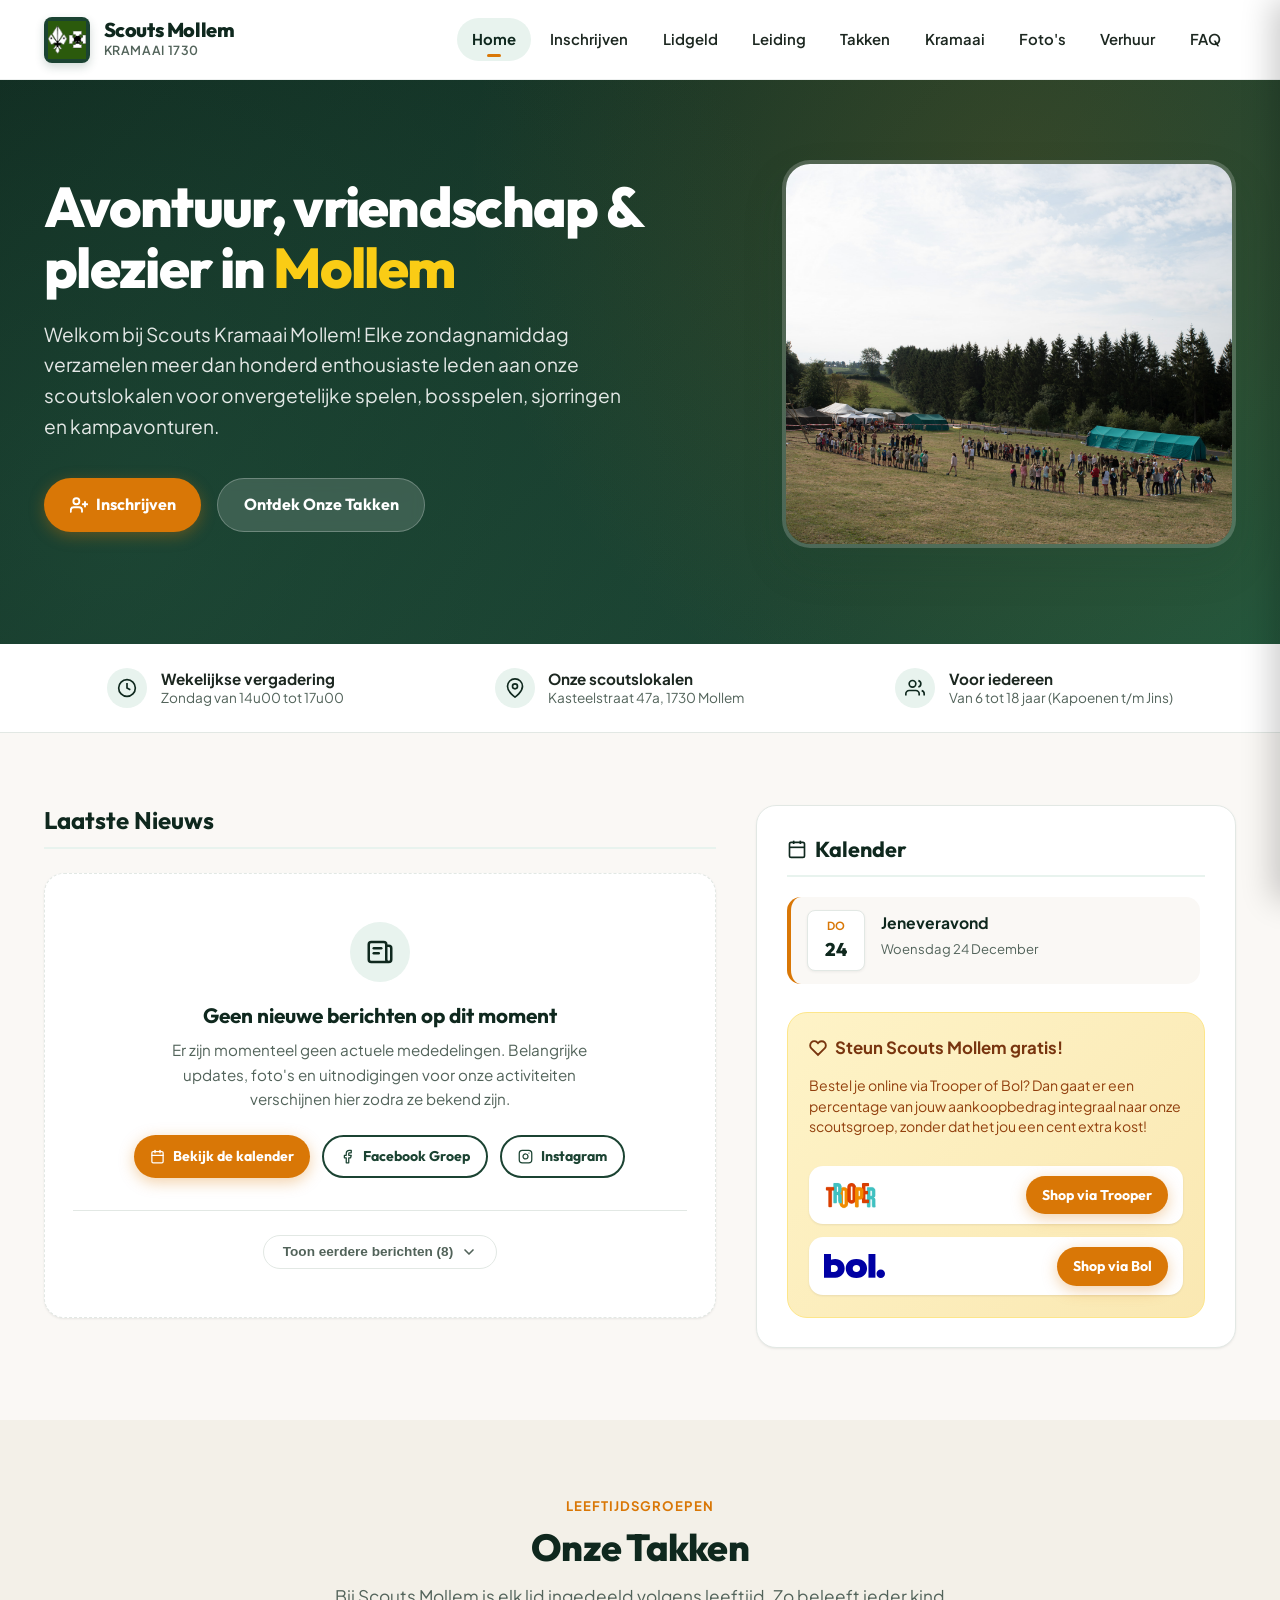
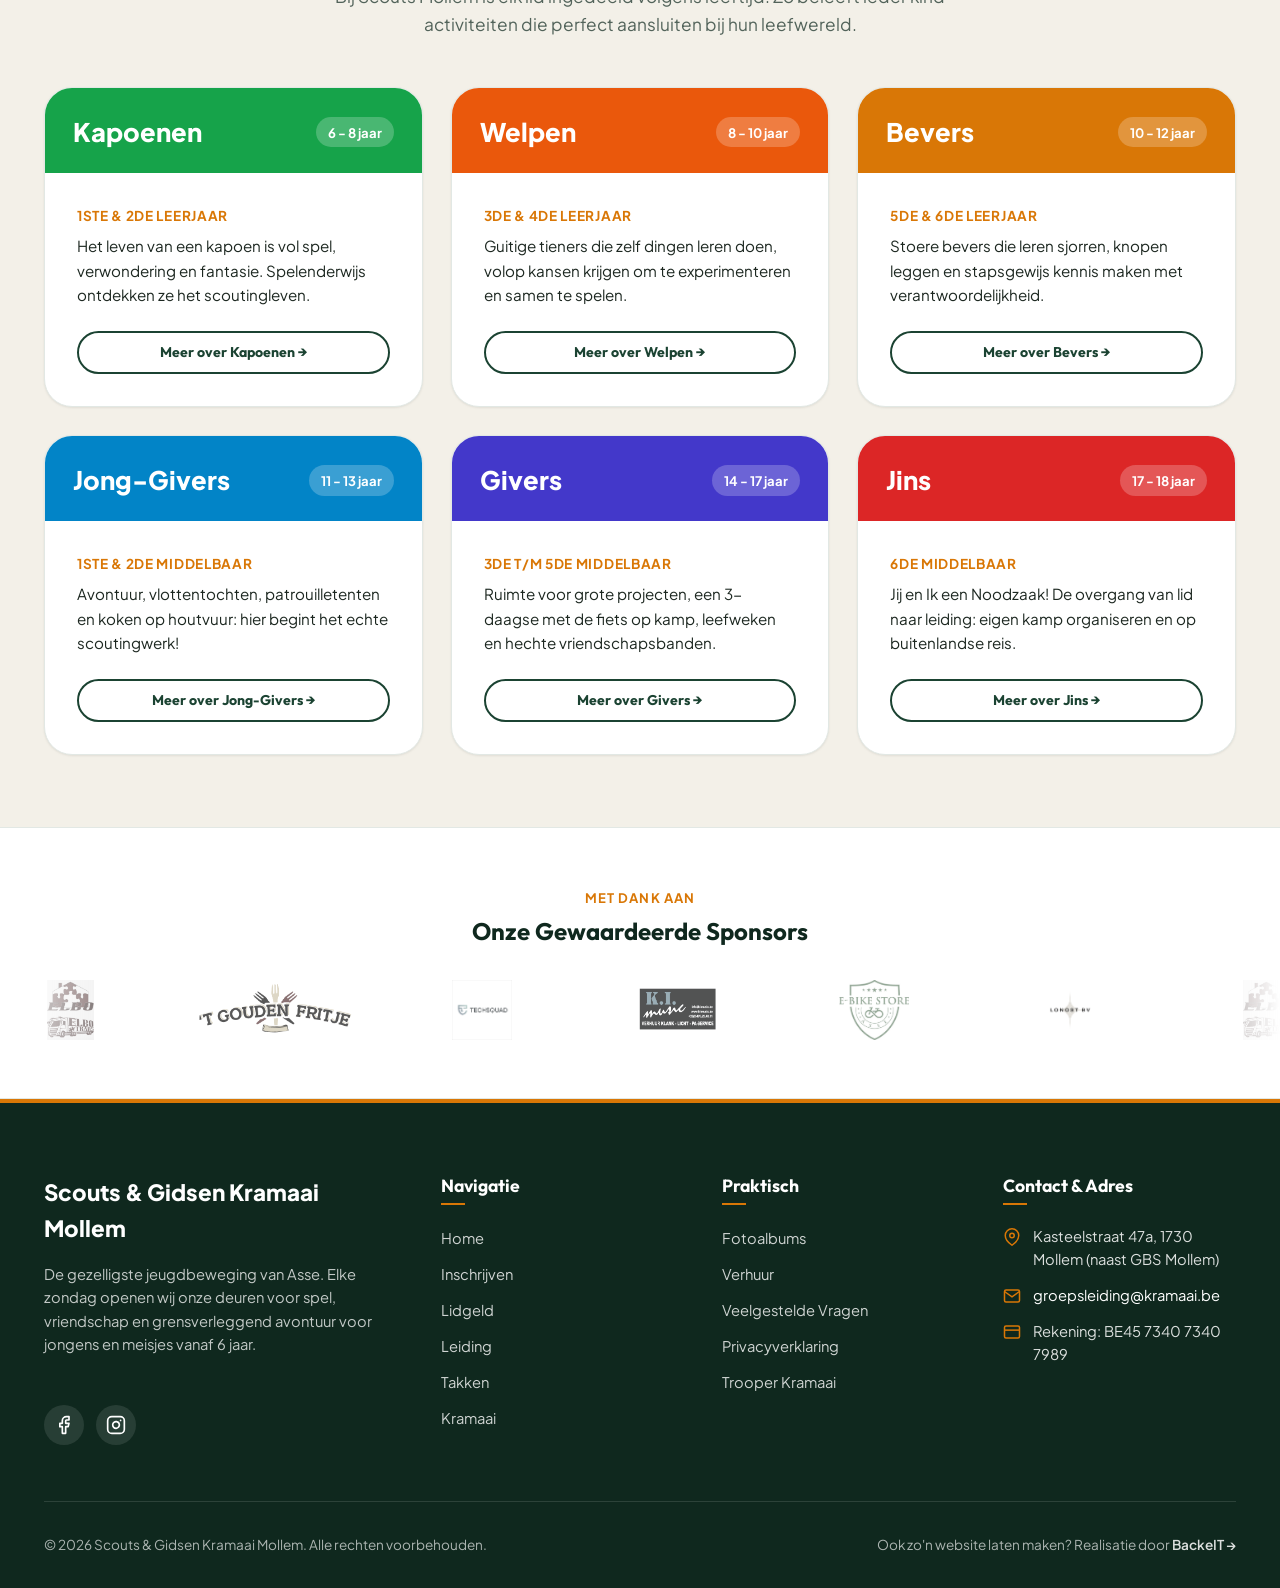
<file: index.html>
<!DOCTYPE html>
<html lang="nl">

<head>
  <meta charset="UTF-8" />
  <meta name="viewport" content="width=device-width, initial-scale=1.0" />
  <title>Scouts & Gidsen Kramaai Mollem | Welkom</title>
  <meta name="description"
    content="Officiële website van Scouts & Gidsen Kramaai Mollem. Ontdek onze wekelijkse vergaderingen, takken, kalender, inschrijvingen en sfeerbeelden." />
  <link rel="icon" type="image/png" href="assets/images/brand/favicon.png" />
  <link rel="stylesheet" href="assets/css/style.css" />
  <script src="assets/js/components.js"></script>
</head>

<body>

  <!-- Navigatie Component -->
  <site-header></site-header>

  <main>
    <!-- Hero Sectie -->
    <section class="hero">
      <div class="container hero-grid">
        <div class="hero-content">
          <h1 class="hero-title">
            Avontuur, vriendschap & plezier in <span>Mollem</span>
          </h1>
          <p class="hero-description">
            Welkom bij Scouts Kramaai Mollem! Elke zondagnamiddag verzamelen meer dan honderd enthousiaste
            leden aan onze scoutslokalen voor onvergetelijke spelen, bosspelen, sjorringen en kampavonturen.
          </p>
          <div class="hero-actions">
            <a href="inschrijven.html" class="btn btn-primary">
              <svg width="18" height="18" viewBox="0 0 24 24" fill="none" stroke="currentColor" stroke-width="2.5"
                stroke-linecap="round" stroke-linejoin="round">
                <path d="M16 21v-2a4 4 0 0 0-4-4H5a4 4 0 0 0-4 4v2"></path>
                <circle cx="8.5" cy="7" r="4"></circle>
                <line x1="20" y1="8" x2="20" y2="14"></line>
                <line x1="23" y1="11" x2="17" y2="11"></line>
              </svg>
              Inschrijven
            </a>
            <a href="takken.html" class="btn btn-secondary">Ontdek Onze Takken</a>
          </div>
        </div>

        <div class="hero-card">
          <img src="assets/images/hero/kamp-1.jpg" alt="Scouts Kramaai Mollem op kamp" />
        </div>
      </div>
    </section>

    <!-- Belangrijke Info Strook -->
    <section class="info-strip">
      <div class="container">
        <div class="info-strip-inner">
          <div class="info-strip-item">
            <div class="info-strip-icon">
              <svg width="20" height="20" viewBox="0 0 24 24" fill="none" stroke="currentColor" stroke-width="2">
                <circle cx="12" cy="12" r="10"></circle>
                <polyline points="12 6 12 12 16 14"></polyline>
              </svg>
            </div>
            <div class="info-strip-content">
              <div class="info-strip-title">Wekelijkse vergadering</div>
              <div class="info-strip-subtitle">Zondag van 14u00 tot 17u00</div>
            </div>
          </div>

          <div class="info-strip-item">
            <div class="info-strip-icon">
              <svg width="20" height="20" viewBox="0 0 24 24" fill="none" stroke="currentColor" stroke-width="2">
                <path d="M21 10c0 7-9 13-9 13s-9-6-9-13a9 9 0 0 1 18 0z"></path>
                <circle cx="12" cy="10" r="3"></circle>
              </svg>
            </div>
            <div class="info-strip-content">
              <div class="info-strip-title">Onze scoutslokalen</div>
              <div class="info-strip-subtitle">Kasteelstraat 47a, 1730 Mollem</div>
            </div>
          </div>

          <div class="info-strip-item">
            <div class="info-strip-icon">
              <svg width="20" height="20" viewBox="0 0 24 24" fill="none" stroke="currentColor" stroke-width="2">
                <path d="M17 21v-2a4 4 0 0 0-4-4H5a4 4 0 0 0-4 4v2"></path>
                <circle cx="9" cy="7" r="4"></circle>
                <path d="M23 21v-2a4 4 0 0 0-3-3.87"></path>
                <path d="M16 3.13a4 4 0 0 1 0 7.75"></path>
              </svg>
            </div>
            <div class="info-strip-content">
              <div class="info-strip-title">Voor iedereen</div>
              <div class="info-strip-subtitle">Van 6 tot 18 jaar (Kapoenen t/m Jins)</div>
            </div>
          </div>
        </div>
      </div>
    </section>

    <!-- Main Content: Nieuws & Kalender (Live Feeds) -->
    <section class="section" id="nieuws-kalender">
      <div class="container">
        <div class="home-split-grid">

          <!-- Linkerkolom: Nieuwsberichten -->
          <div class="news-feed-column">
            <div class="news-header-box">
              <h2>Laatste Nieuws</h2>
            </div>

            <div id="newsFeedContainer">
              <div style="padding:2rem; text-align:center; color:var(--color-text-muted);">
                <p>Nieuwsberichten laden...</p>
              </div>
            </div>
          </div>

          <!-- Rechterkolom: Kalender & Steunacties -->
          <aside class="calendar-column" id="kalender">
            <div class="calendar-box">
              <div class="calendar-header">
                <h3>
                  <svg width="20" height="20" viewBox="0 0 24 24" fill="none" stroke="currentColor" stroke-width="2">
                    <rect x="3" y="4" width="18" height="18" rx="2" ry="2"></rect>
                    <line x1="16" y1="2" x2="16" y2="6"></line>
                    <line x1="8" y1="2" x2="8" y2="6"></line>
                    <line x1="3" y1="10" x2="21" y2="10"></line>
                  </svg>
                  Kalender
                </h3>
              </div>

              <!-- Dynamische Kalender Items -->
              <div class="calendar-list" id="calendarListContainer">
                <div style="padding:1.5rem 0; text-align:center; color:var(--color-text-muted);">
                  <p>Kalender laden...</p>
                </div>
              </div>

              <!-- Trooper & Steun Acties -->
              <div class="steun-widget">
                <div class="steun-title">
                  <svg width="18" height="18" viewBox="0 0 24 24" fill="none" stroke="currentColor" stroke-width="2.5">
                    <path
                      d="M20.84 4.61a5.5 5.5 0 0 0-7.78 0L12 5.67l-1.06-1.06a5.5 5.5 0 0 0-7.78 7.78l1.06 1.06L12 21.23l7.78-7.78 1.06-1.06a5.5 5.5 0 0 0 0-7.78z">
                    </path>
                  </svg>
                  Steun Scouts Mollem gratis!
                </div>
                <p class="steun-text">
                  Bestel je online via Trooper of Bol? Dan gaat er een percentage van jouw aankoopbedrag integraal naar
                  onze
                  scoutsgroep, zonder dat het jou een cent extra kost!
                </p>
                <div class="steun-badge">
                  <img src="assets/images/brand/trooper.gif" alt="Trooper logo" />
                  <a href="https://www.trooper.be/kramaai" target="_blank" rel="noopener noreferrer"
                    class="btn btn-sm btn-primary">
                    Shop via Trooper
                  </a>
                </div>
                <div class="steun-badge">
                  <img src="assets/images/brand/bol.svg" alt="Bol logo" style="height: 24px; width: auto;" />
                  <a href="https://partner.bol.com/click/click?p=2&t=url&s=39069&f=TXL&url=https%3A%2F%2Fwww.bol.com%2Fbe%2F&name=de%20winkel%20van%20ons%20allemaal"
                    target="_blank" rel="noopener noreferrer" class="btn btn-sm btn-primary">
                    Shop via Bol
                  </a>
                </div>
              </div>
            </div>
          </aside>

        </div>
      </div>
    </section>

    <!-- Takken Highlight Sectie -->
    <section class="section section-alt">
      <div class="container">
        <div class="section-header">
          <span class="section-tag">Leeftijdsgroepen</span>
          <h2 class="section-title">Onze Takken</h2>
          <p class="section-subtitle">
            Bij Scouts Mollem is elk lid ingedeeld volgens leeftijd. Zo beleeft ieder kind activiteiten die perfect
            aansluiten bij hun leefwereld.
          </p>
        </div>

        <div class="takken-grid">
          <!-- Kapoenen -->
          <div class="tak-card">
            <div class="tak-card-header" style="background:var(--tak-kapoenen);">
              <span class="tak-card-title">Kapoenen</span>
              <span class="tak-card-age">6 - 8 jaar</span>
            </div>
            <div class="tak-card-body">
              <div class="tak-card-grades">1ste & 2de leerjaar</div>
              <p class="tak-card-desc">Het leven van een kapoen is vol spel, verwondering en fantasie. Spelenderwijs
                ontdekken ze het scoutingleven.</p>
              <a href="takken.html#kapoenen" class="btn btn-outline btn-sm">Meer over Kapoenen &rarr;</a>
            </div>
          </div>

          <!-- Welpen -->
          <div class="tak-card">
            <div class="tak-card-header" style="background:var(--tak-welpen);">
              <span class="tak-card-title">Welpen</span>
              <span class="tak-card-age">8 - 10 jaar</span>
            </div>
            <div class="tak-card-body">
              <div class="tak-card-grades">3de & 4de leerjaar</div>
              <p class="tak-card-desc">Guitige tieners die zelf dingen leren doen, volop kansen krijgen om te
                experimenteren en samen te spelen.</p>
              <a href="takken.html#welpen" class="btn btn-outline btn-sm">Meer over Welpen &rarr;</a>
            </div>
          </div>

          <!-- Bevers -->
          <div class="tak-card">
            <div class="tak-card-header" style="background:var(--tak-bevers);">
              <span class="tak-card-title">Bevers</span>
              <span class="tak-card-age">10 - 12 jaar</span>
            </div>
            <div class="tak-card-body">
              <div class="tak-card-grades">5de & 6de leerjaar</div>
              <p class="tak-card-desc">Stoere bevers die leren sjorren, knopen leggen en stapsgewijs kennis maken met
                verantwoordelijkheid.</p>
              <a href="takken.html#bevers" class="btn btn-outline btn-sm">Meer over Bevers &rarr;</a>
            </div>
          </div>

          <!-- Jong-Givers -->
          <div class="tak-card">
            <div class="tak-card-header" style="background:var(--tak-jonggivers);">
              <span class="tak-card-title">Jong-Givers</span>
              <span class="tak-card-age">11 - 13 jaar</span>
            </div>
            <div class="tak-card-body">
              <div class="tak-card-grades">1ste & 2de middelbaar</div>
              <p class="tak-card-desc">Avontuur, vlottentochten, patrouilletenten en koken op houtvuur: hier begint het
                echte scoutingwerk!</p>
              <a href="takken.html#jonggivers" class="btn btn-outline btn-sm">Meer over Jong-Givers &rarr;</a>
            </div>
          </div>

          <!-- Givers -->
          <div class="tak-card">
            <div class="tak-card-header" style="background:var(--tak-givers);">
              <span class="tak-card-title">Givers</span>
              <span class="tak-card-age">14 - 17 jaar</span>
            </div>
            <div class="tak-card-body">
              <div class="tak-card-grades">3de t/m 5de middelbaar</div>
              <p class="tak-card-desc">Ruimte voor grote projecten, een 3-daagse met de fiets op kamp, leefweken en
                hechte vriendschapsbanden.</p>
              <a href="takken.html#givers" class="btn btn-outline btn-sm">Meer over Givers &rarr;</a>
            </div>
          </div>

          <!-- Jins -->
          <div class="tak-card">
            <div class="tak-card-header" style="background:var(--tak-jins);">
              <span class="tak-card-title">Jins</span>
              <span class="tak-card-age">17 - 18 jaar</span>
            </div>
            <div class="tak-card-body">
              <div class="tak-card-grades">6de middelbaar</div>
              <p class="tak-card-desc">Jij en Ik een Noodzaak! De overgang van lid naar leiding: eigen kamp organiseren
                en op buitenlandse reis.</p>
              <a href="takken.html#jins" class="btn btn-outline btn-sm">Meer over Jins &rarr;</a>
            </div>
          </div>
        </div>
      </div>
    </section>

    <!-- Sponsor Carrousel / Marquee -->
    <section class="sponsors-section">
      <div class="container">
        <div class="sponsors-title-wrap">
          <span class="section-tag">Met dank aan</span>
          <h3 style="font-size:1.5rem; color:var(--color-primary-dark);">Onze Gewaardeerde Sponsors</h3>
        </div>
      </div>
      <div class="sponsors-track-container">
        <div class="sponsors-track" id="sponsorsTrack">
          <!-- Dynamisch gevuld via main.js & data.js -->
        </div>
      </div>
    </section>
  </main>

  <!-- Footer Component -->
  <site-footer></site-footer>

  <script src="assets/js/data.js"></script>
  <script src="assets/js/main.js"></script>
  <script src="assets/js/calendar-news.js"></script>
</body>

</html>
</file>
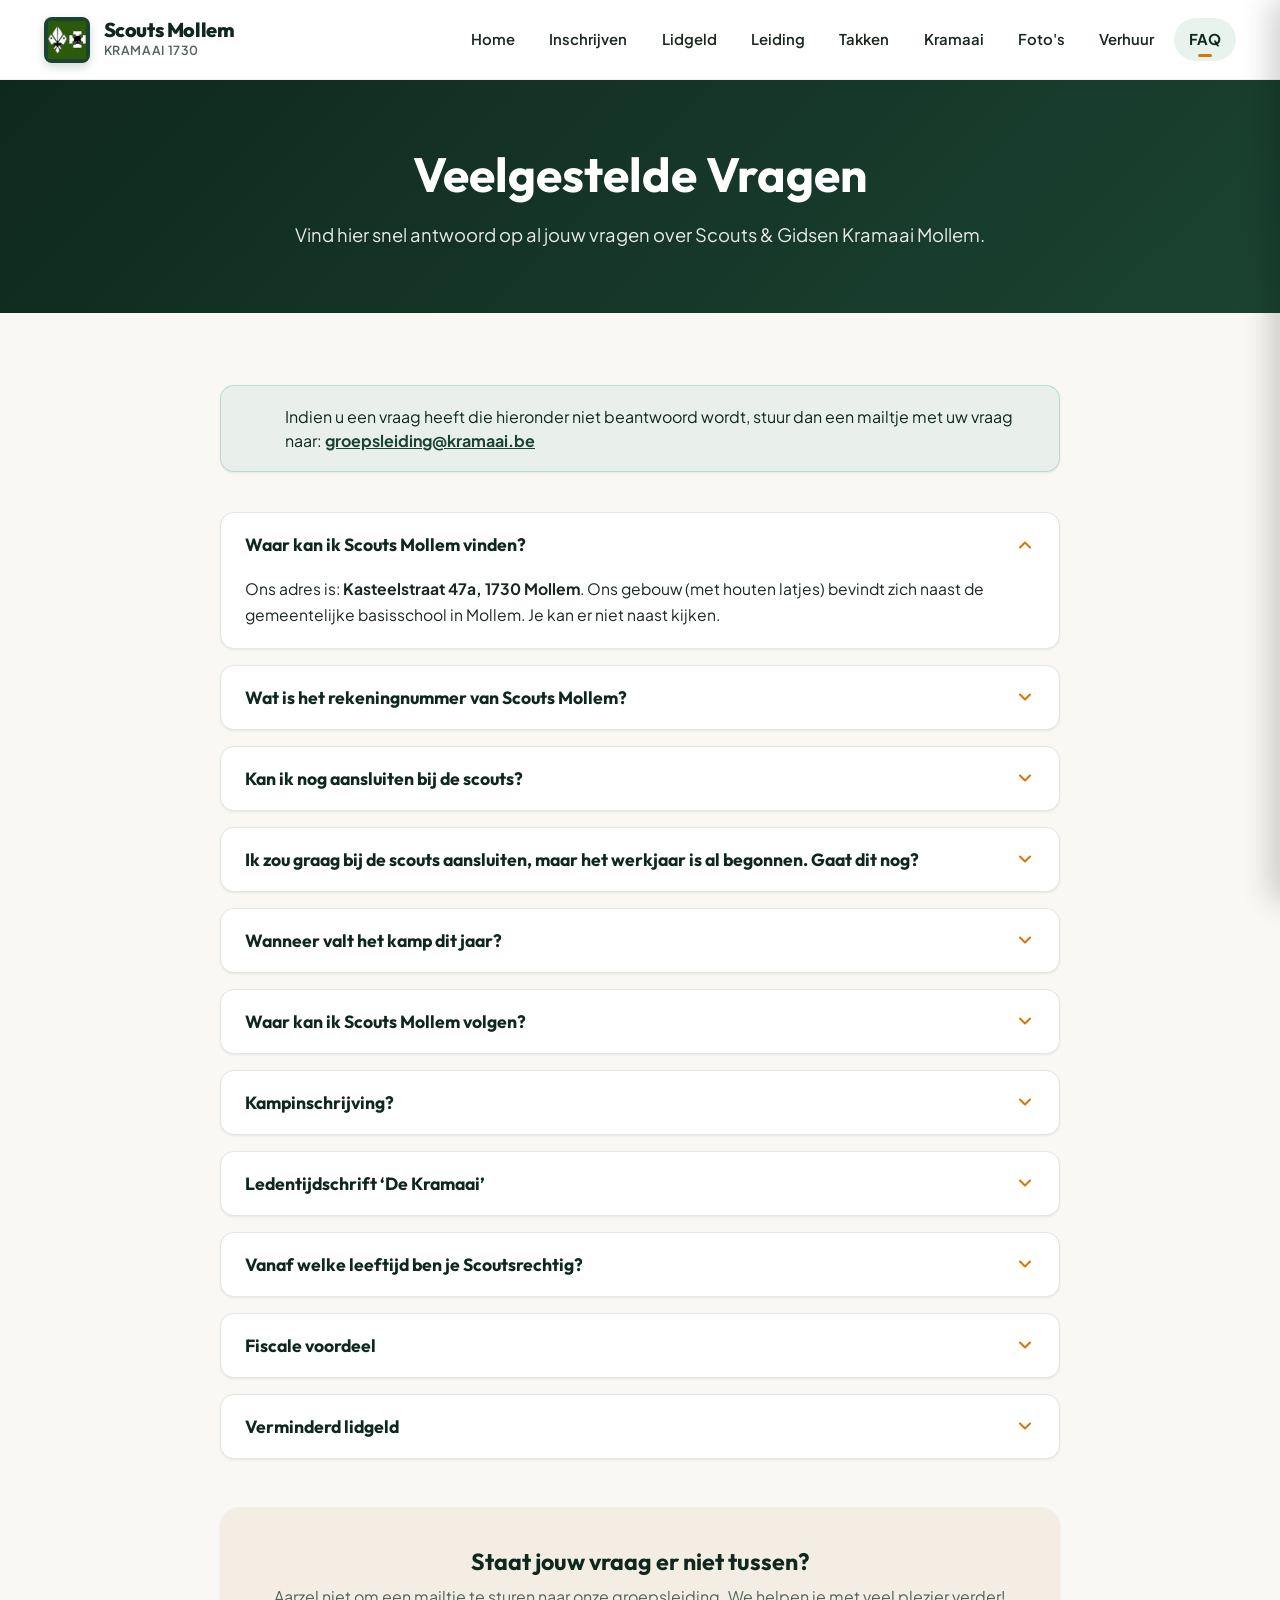
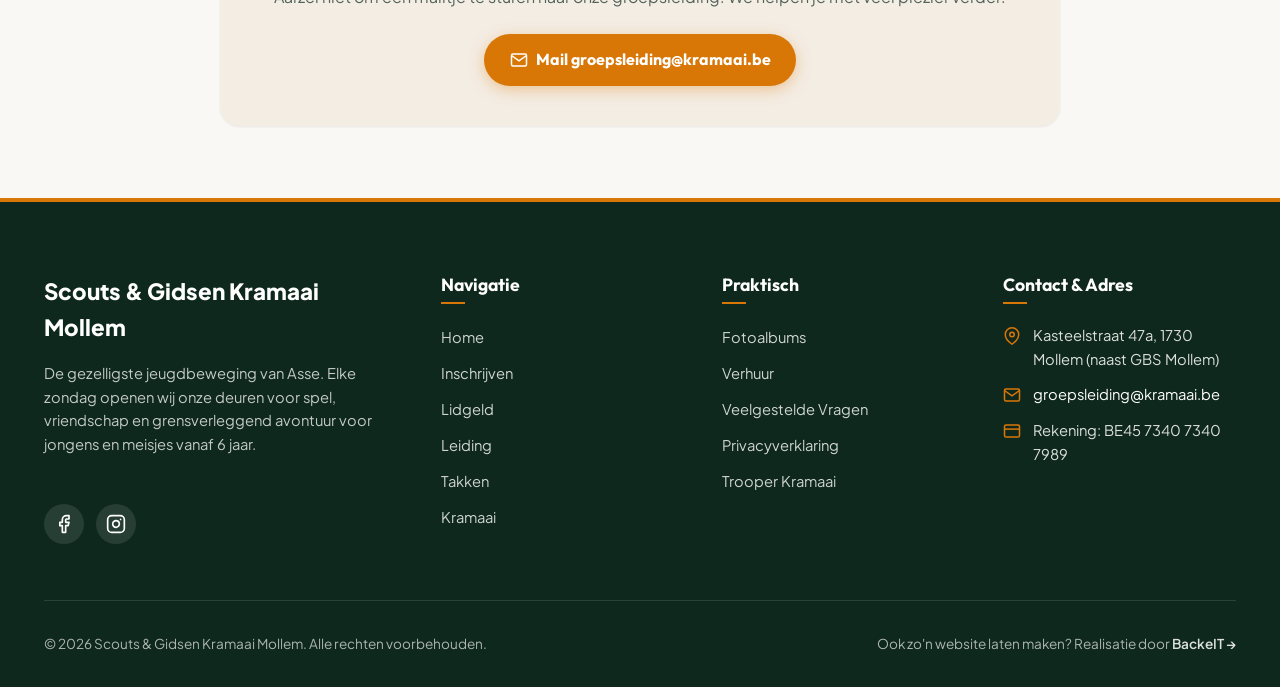
<file: faq.html>
<!DOCTYPE html>
<html lang="nl">

<head>
  <meta charset="UTF-8" />
  <meta name="viewport" content="width=device-width, initial-scale=1.0" />
  <title>Veelgestelde Vragen (FAQ) | Scouts & Gidsen Kramaai Mollem</title>
  <meta name="description"
    content="Vind antwoorden op veelgestelde vragen over Scouts Kramaai Mollem: adres, rekeningnummer, inschrijvingen, kampdata en fiscaal attest." />
  <link rel="icon" type="image/png" href="assets/images/brand/favicon.png" />
  <link rel="stylesheet" href="assets/css/style.css" />
  <script src="assets/js/components.js"></script>
</head>

<body>

  <!-- Navigatie Component -->
  <site-header></site-header>

  <main>
    <!-- Banner -->
    <section class="section"
      style="background: linear-gradient(135deg, var(--color-primary-dark), var(--color-primary)); color:#ffffff; padding: 4rem 0;">
      <div class="container" style="text-align:center;">
        <h1 style="font-size:3rem; color:#ffffff; margin-bottom:1rem;">Veelgestelde Vragen</h1>
        <p style="font-size:1.15rem; color:rgba(255,255,255,0.9); max-width:700px; margin:0 auto;">
          Vind hier snel antwoord op al jouw vragen over Scouts & Gidsen Kramaai Mollem.
        </p>
      </div>
    </section>

    <!-- FAQ Accordion Sectie -->
    <section class="section">
      <div class="container">

        <!-- Info Banner Vraag niet beantwoord -->
        <div class="card"
          style="max-width:840px; margin:0 auto 2.5rem; background:rgba(42, 157, 143, 0.08); border:1px solid rgba(42, 157, 143, 0.25); border-radius:var(--radius-md); padding:1.15rem 1.5rem; display:flex; align-items:center; gap:1rem;">
          <svg width="24" height="24" viewBox="0 0 24 24" fill="none" stroke="var(--color-secondary)" stroke-width="2.2"
            style="flex-shrink:0;">
            <circle cx="12" cy="12" r="10"></circle>
            <line x1="12" y1="16" x2="12" y2="12"></line>
            <line x1="12" y1="8" x2="12.01" y2="8"></line>
          </svg>
          <p style="margin:0; font-size:1rem; color:var(--color-primary-dark); line-height:1.5;">
            Indien u een vraag heeft die hieronder niet beantwoord wordt, stuur dan een mailtje met uw vraag naar: <a
              href="mailto:groepsleiding@kramaai.be"
              style="font-weight:700; color:var(--color-primary); text-decoration:underline;">groepsleiding@kramaai.be</a>
          </p>
        </div>

        <!-- Accordion Container (Gevuld via data.js en main.js) -->
        <div class="faq-accordion" id="faqContainer"></div>

        <!-- Vraag niet gevonden box -->
        <div class="card faq-contact-card">
          <h3 style="font-size:1.45rem; color:var(--color-primary-dark); margin-bottom:0.5rem;">Staat jouw vraag er niet
            tussen?</h3>
          <p style="color:var(--color-text-muted); margin-bottom:1.5rem;">
            Aarzel niet om een mailtje te sturen naar onze groepsleiding. We helpen je met veel plezier verder!
          </p>
          <a href="mailto:groepsleiding@kramaai.be" class="btn btn-primary">
            <svg width="18" height="18" viewBox="0 0 24 24" fill="none" stroke="currentColor" stroke-width="2">
              <path d="M4 4h16c1.1 0 2 .9 2 2v12c0 1.1-.9 2-2 2H4c-1.1 0-2-.9-2-2V6c0-1.1.9-2 2-2z"></path>
              <polyline points="22,6 12,13 2,6"></polyline>
            </svg>
            Mail groepsleiding@kramaai.be
          </a>
        </div>

      </div>
    </section>
  </main>

  <!-- Footer Component -->
  <site-footer></site-footer>

  <script src="assets/js/data.js"></script>
  <script src="assets/js/main.js"></script>
</body>

</html>
</file>
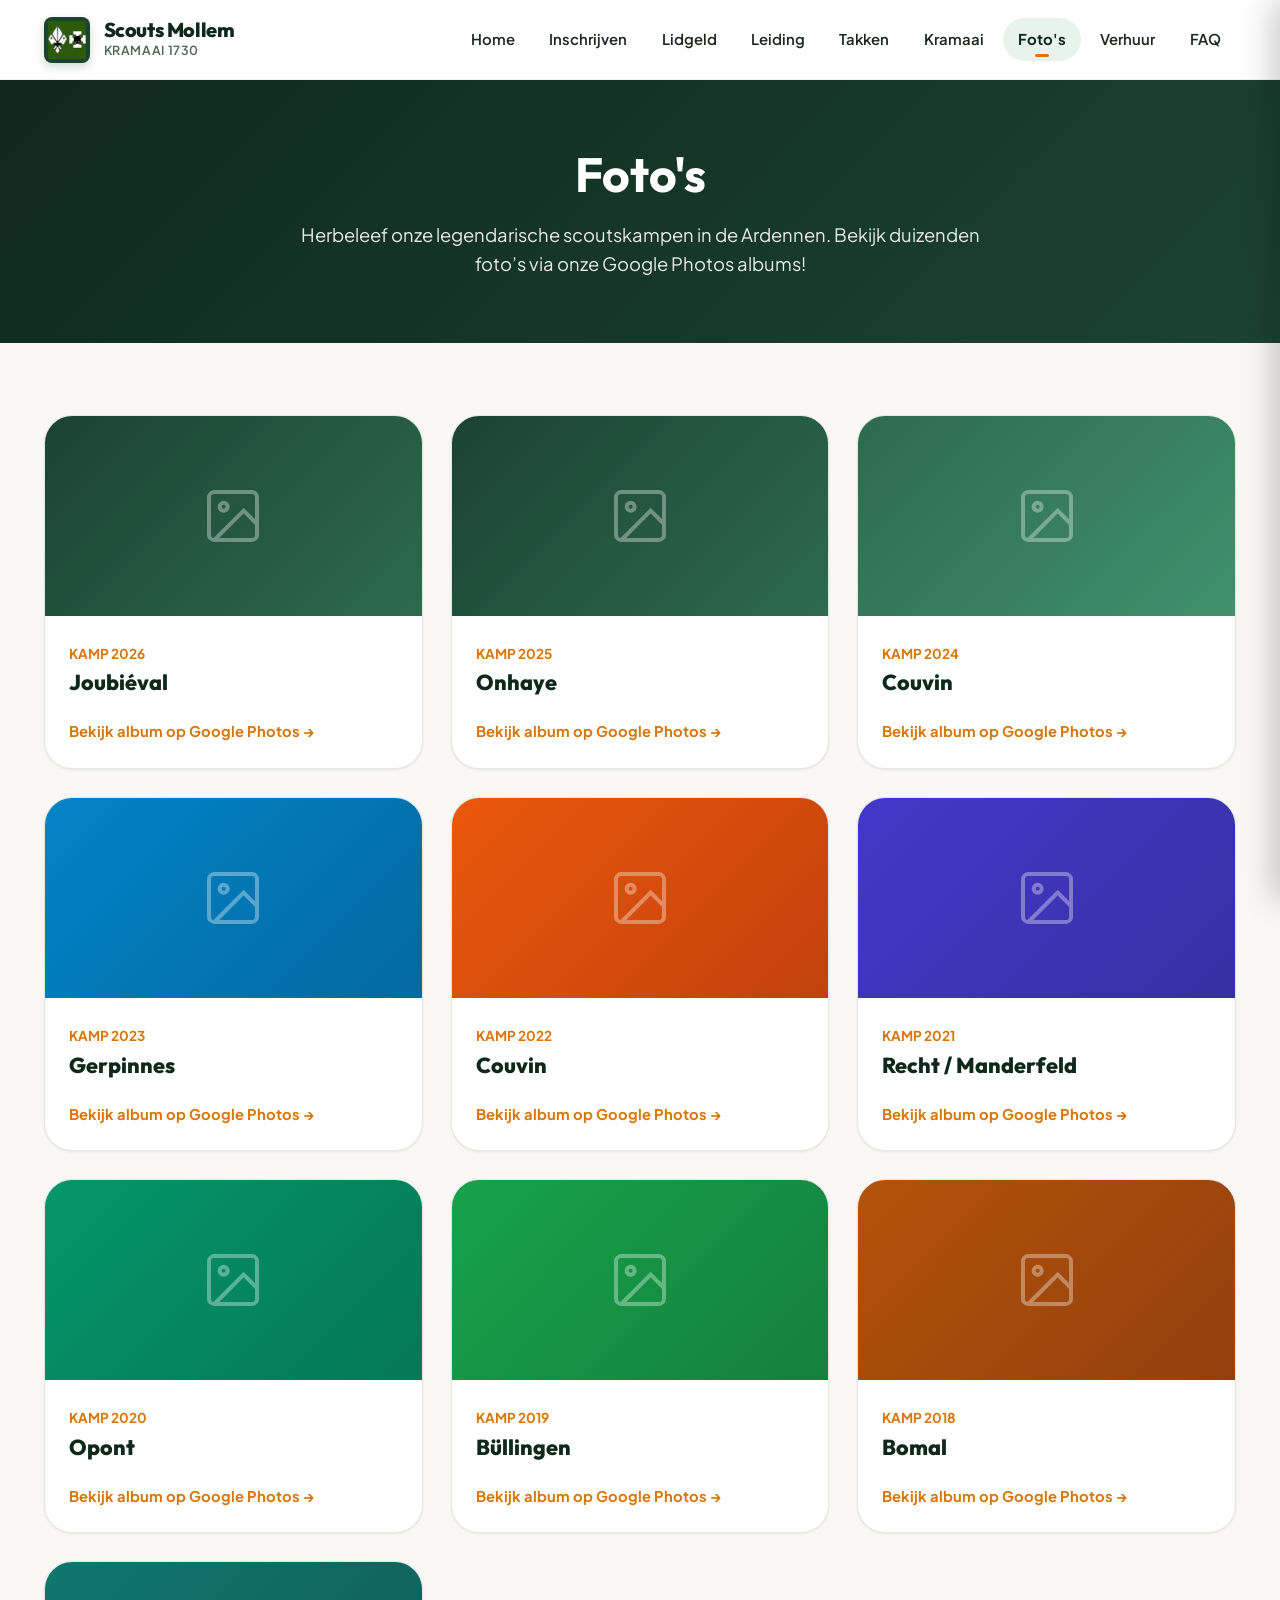
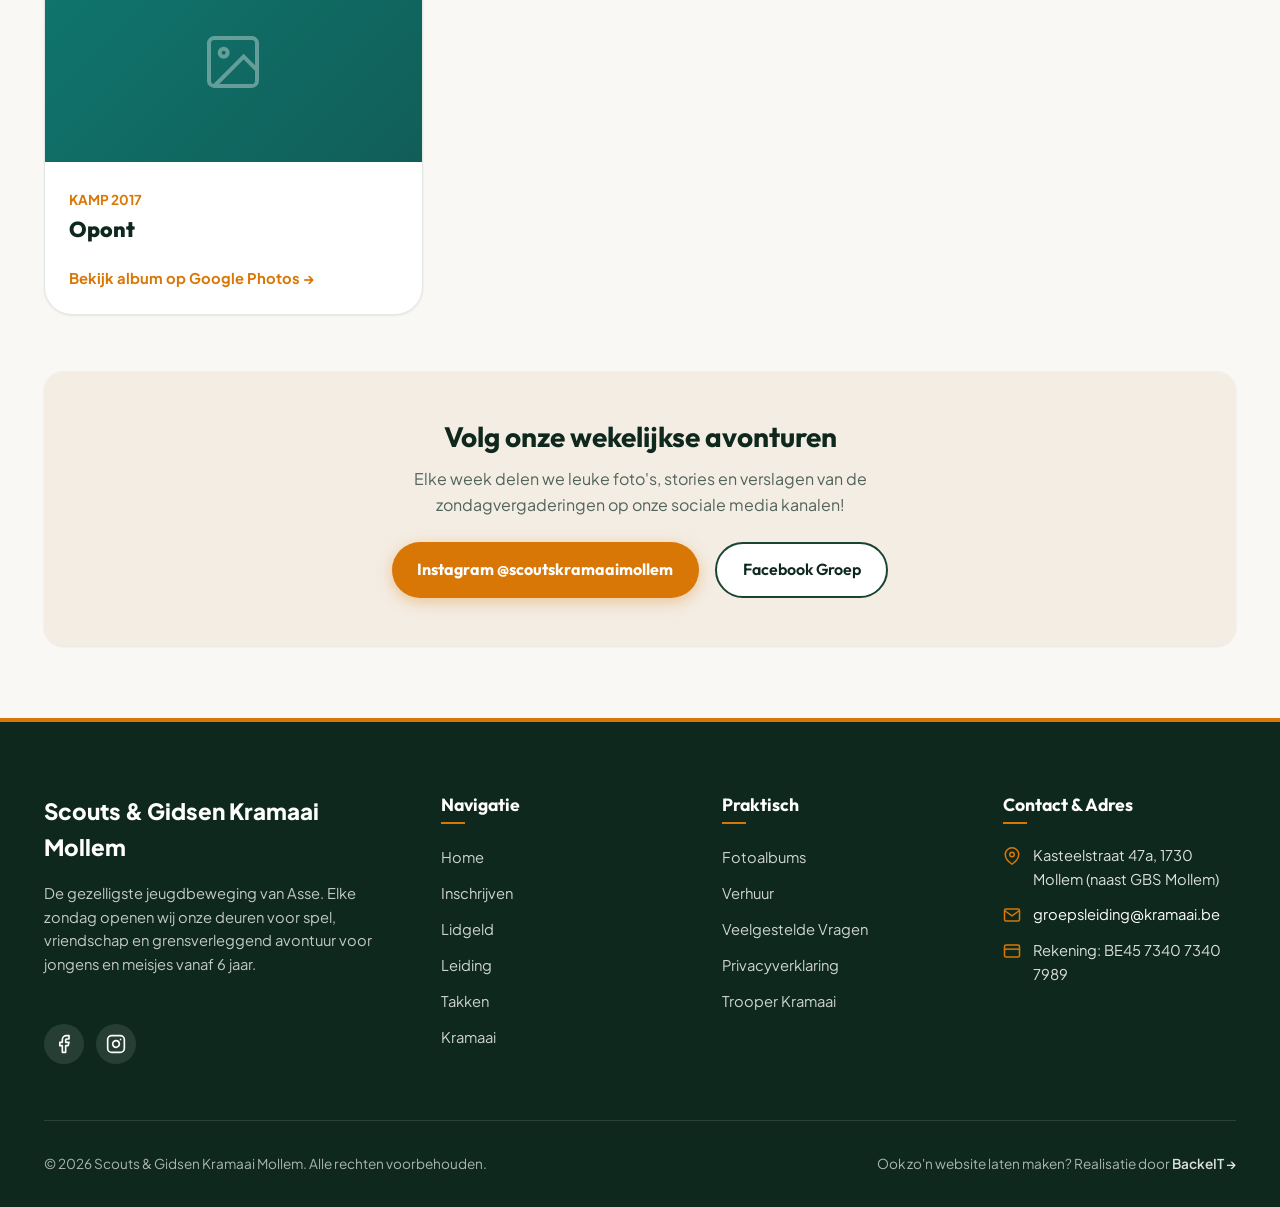
<file: fotos.html>
<!DOCTYPE html>
<html lang="nl">

<head>
  <meta charset="UTF-8" />
  <meta name="viewport" content="width=device-width, initial-scale=1.0" />
  <title>Foto's & Kampen | Scouts & Gidsen Kramaai Mollem</title>
  <meta name="description"
    content="Bekijk de fotoalbums van Scouts Kramaai Mollem. Herbeleef de scoutskampen in Onhaye, Couvin, Gerpinnes, Büllingen en meer." />
  <link rel="icon" type="image/png" href="assets/images/brand/favicon.png" />
  <link rel="stylesheet" href="assets/css/style.css" />
  <script src="assets/js/components.js"></script>
</head>

<body>

  <!-- Navigatie Component -->
  <site-header></site-header>

  <main>
    <!-- Banner -->
    <section class="section"
      style="background: linear-gradient(135deg, var(--color-primary-dark), var(--color-primary)); color:#ffffff; padding: 4rem 0;">
      <div class="container" style="text-align:center;">
        <h1 style="font-size:3rem; color:#ffffff; margin-bottom:1rem;">Foto's</h1>
        <p style="font-size:1.15rem; color:rgba(255,255,255,0.9); max-width:700px; margin:0 auto;">
          Herbeleef onze legendarische scoutskampen in de Ardennen. Bekijk duizenden foto’s via onze
          Google Photos albums!
        </p>
      </div>
    </section>

    <!-- Foto Albums Grid -->
    <section class="section">
      <div class="container">

        <div class="photo-albums-grid">
          <!-- Kamp 2026 -->
          <a href="https://photos.app.goo.gl/qCCGzZfKQ4Vo6wyt5" target="_blank" rel="noopener noreferrer"
            class="photo-album-card">
            <div class="photo-album-cover" style="background:linear-gradient(135deg, #1b4332, #2d6a4f);">
              <svg viewBox="0 0 24 24" fill="none" stroke="currentColor" stroke-width="1.5">
                <rect x="3" y="3" width="18" height="18" rx="2" ry="2"></rect>
                <circle cx="8.5" cy="8.5" r="1.5"></circle>
                <polyline points="21 15 16 10 5 21"></polyline>
              </svg>
            </div>
            <div class="photo-album-body">
              <div>
                <span class="photo-album-year">Kamp 2026</span>
                <h3 class="photo-album-title">Joubiéval</h3>
              </div>
              <div style="font-weight:700; color:var(--color-accent); font-size:0.92rem; margin-top:1rem;">
                Bekijk album op Google Photos &rarr;
              </div>
            </div>
          </a>

          <!-- Kamp 2025 -->
          <a href="https://photos.app.goo.gl/tnhreeoqGiJooQqH7" target="_blank" rel="noopener noreferrer"
            class="photo-album-card">
            <div class="photo-album-cover" style="background:linear-gradient(135deg, #1b4332, #2d6a4f);">
              <svg viewBox="0 0 24 24" fill="none" stroke="currentColor" stroke-width="1.5">
                <rect x="3" y="3" width="18" height="18" rx="2" ry="2"></rect>
                <circle cx="8.5" cy="8.5" r="1.5"></circle>
                <polyline points="21 15 16 10 5 21"></polyline>
              </svg>
            </div>
            <div class="photo-album-body">
              <div>
                <span class="photo-album-year">Kamp 2025</span>
                <h3 class="photo-album-title">Onhaye</h3>
              </div>
              <div style="font-weight:700; color:var(--color-accent); font-size:0.92rem; margin-top:1rem;">
                Bekijk album op Google Photos &rarr;
              </div>
            </div>
          </a>

          <!-- Kamp 2024 -->
          <a href="https://photos.app.goo.gl/vH6kvyCp79UZZNRP9" target="_blank" rel="noopener noreferrer"
            class="photo-album-card">
            <div class="photo-album-cover" style="background:linear-gradient(135deg, #2d6a4f, #40916c);">
              <svg viewBox="0 0 24 24" fill="none" stroke="currentColor" stroke-width="1.5">
                <rect x="3" y="3" width="18" height="18" rx="2" ry="2"></rect>
                <circle cx="8.5" cy="8.5" r="1.5"></circle>
                <polyline points="21 15 16 10 5 21"></polyline>
              </svg>
            </div>
            <div class="photo-album-body">
              <div>
                <span class="photo-album-year">Kamp 2024</span>
                <h3 class="photo-album-title">Couvin</h3>
                </p>
              </div>
              <div style="font-weight:700; color:var(--color-accent); font-size:0.92rem; margin-top:1rem;">
                Bekijk album op Google Photos &rarr;
              </div>
            </div>
          </a>

          <!-- Kamp 2023 -->
          <a href="https://photos.app.goo.gl/ukm1MCSjzQvtgcdY7" target="_blank" rel="noopener noreferrer"
            class="photo-album-card">
            <div class="photo-album-cover" style="background:linear-gradient(135deg, #0284c7, #0369a1);">
              <svg viewBox="0 0 24 24" fill="none" stroke="currentColor" stroke-width="1.5">
                <rect x="3" y="3" width="18" height="18" rx="2" ry="2"></rect>
                <circle cx="8.5" cy="8.5" r="1.5"></circle>
                <polyline points="21 15 16 10 5 21"></polyline>
              </svg>
            </div>
            <div class="photo-album-body">
              <div>
                <span class="photo-album-year">Kamp 2023</span>
                <h3 class="photo-album-title">Gerpinnes</h3>
              </div>
              <div style="font-weight:700; color:var(--color-accent); font-size:0.92rem; margin-top:1rem;">
                Bekijk album op Google Photos &rarr;
              </div>
            </div>
          </a>

          <!-- Kamp 2022 -->
          <a href="https://photos.app.goo.gl/iPpWPCeNvj8Ew8dH6" target="_blank" rel="noopener noreferrer"
            class="photo-album-card">
            <div class="photo-album-cover" style="background:linear-gradient(135deg, #ea580c, #c2410c);">
              <svg viewBox="0 0 24 24" fill="none" stroke="currentColor" stroke-width="1.5">
                <rect x="3" y="3" width="18" height="18" rx="2" ry="2"></rect>
                <circle cx="8.5" cy="8.5" r="1.5"></circle>
                <polyline points="21 15 16 10 5 21"></polyline>
              </svg>
            </div>
            <div class="photo-album-body">
              <div>
                <span class="photo-album-year">Kamp 2022</span>
                <h3 class="photo-album-title">Couvin</h3>
              </div>
              <div style="font-weight:700; color:var(--color-accent); font-size:0.92rem; margin-top:1rem;">
                Bekijk album op Google Photos &rarr;
              </div>
            </div>
          </a>

          <!-- Kamp 2021 -->
          <a href="https://photos.app.goo.gl/LdUKBFExDFBQeTCa8" target="_blank" rel="noopener noreferrer"
            class="photo-album-card">
            <div class="photo-album-cover" style="background:linear-gradient(135deg, #4338ca, #3730a3);">
              <svg viewBox="0 0 24 24" fill="none" stroke="currentColor" stroke-width="1.5">
                <rect x="3" y="3" width="18" height="18" rx="2" ry="2"></rect>
                <circle cx="8.5" cy="8.5" r="1.5"></circle>
                <polyline points="21 15 16 10 5 21"></polyline>
              </svg>
            </div>
            <div class="photo-album-body">
              <div>
                <span class="photo-album-year">Kamp 2021</span>
                <h3 class="photo-album-title">Recht / Manderfeld</h3>
              </div>
              <div style="font-weight:700; color:var(--color-accent); font-size:0.92rem; margin-top:1rem;">
                Bekijk album op Google Photos &rarr;
              </div>
            </div>
          </a>

          <!-- Kamp 2020 -->
          <a href="https://photos.app.goo.gl/Y2YRduK9mKTBF66L6" target="_blank" rel="noopener noreferrer"
            class="photo-album-card">
            <div class="photo-album-cover" style="background:linear-gradient(135deg, #059669, #047857);">
              <svg viewBox="0 0 24 24" fill="none" stroke="currentColor" stroke-width="1.5">
                <rect x="3" y="3" width="18" height="18" rx="2" ry="2"></rect>
                <circle cx="8.5" cy="8.5" r="1.5"></circle>
                <polyline points="21 15 16 10 5 21"></polyline>
              </svg>
            </div>
            <div class="photo-album-body">
              <div>
                <span class="photo-album-year">Kamp 2020</span>
                <h3 class="photo-album-title">Opont</h3>
              </div>
              <div style="font-weight:700; color:var(--color-accent); font-size:0.92rem; margin-top:1rem;">
                Bekijk album op Google Photos &rarr;
              </div>
            </div>
          </a>

          <!-- Kamp 2019 -->
          <a href="https://photos.app.goo.gl/bJoayEJ1DuZJqZmP7" target="_blank" rel="noopener noreferrer"
            class="photo-album-card">
            <div class="photo-album-cover" style="background:linear-gradient(135deg, #16a34a, #15803d);">
              <svg viewBox="0 0 24 24" fill="none" stroke="currentColor" stroke-width="1.5">
                <rect x="3" y="3" width="18" height="18" rx="2" ry="2"></rect>
                <circle cx="8.5" cy="8.5" r="1.5"></circle>
                <polyline points="21 15 16 10 5 21"></polyline>
              </svg>
            </div>
            <div class="photo-album-body">
              <div>
                <span class="photo-album-year">Kamp 2019</span>
                <h3 class="photo-album-title">Büllingen</h3>
              </div>
              <div style="font-weight:700; color:var(--color-accent); font-size:0.92rem; margin-top:1rem;">
                Bekijk album op Google Photos &rarr;
              </div>
            </div>
          </a>

          <!-- Kamp 2018 -->
          <a href="https://photos.app.goo.gl/1DeTtBUqbpsZUCd36" target="_blank" rel="noopener noreferrer"
            class="photo-album-card">
            <div class="photo-album-cover" style="background:linear-gradient(135deg, #b45309, #92400e);">
              <svg viewBox="0 0 24 24" fill="none" stroke="currentColor" stroke-width="1.5">
                <rect x="3" y="3" width="18" height="18" rx="2" ry="2"></rect>
                <circle cx="8.5" cy="8.5" r="1.5"></circle>
                <polyline points="21 15 16 10 5 21"></polyline>
              </svg>
            </div>
            <div class="photo-album-body">
              <div>
                <span class="photo-album-year">Kamp 2018</span>
                <h3 class="photo-album-title">Bomal</h3>
              </div>
              <div style="font-weight:700; color:var(--color-accent); font-size:0.92rem; margin-top:1rem;">
                Bekijk album op Google Photos &rarr;
              </div>
            </div>
          </a>

          <!-- Kamp 2017 -->
          <a href="https://goo.gl/photos/TwQUEufTCw4YvBmJ8" target="_blank" rel="noopener noreferrer"
            class="photo-album-card">
            <div class="photo-album-cover" style="background:linear-gradient(135deg, #0f766e, #115e59);">
              <svg viewBox="0 0 24 24" fill="none" stroke="currentColor" stroke-width="1.5">
                <rect x="3" y="3" width="18" height="18" rx="2" ry="2"></rect>
                <circle cx="8.5" cy="8.5" r="1.5"></circle>
                <polyline points="21 15 16 10 5 21"></polyline>
              </svg>
            </div>
            <div class="photo-album-body">
              <div>
                <span class="photo-album-year">Kamp 2017</span>
                <h3 class="photo-album-title">Opont</h3>
              </div>
              <div style="font-weight:700; color:var(--color-accent); font-size:0.92rem; margin-top:1rem;">
                Bekijk album op Google Photos &rarr;
              </div>
            </div>
          </a>

        </div>

        <!-- Socials Callout -->
        <div class="card"
          style="margin-top:3.5rem; text-align:center; padding:3rem 1.5rem; background:var(--color-warm-khaki); border:none;">
          <h3 style="font-size:1.75rem; margin-bottom:0.75rem; color:var(--color-primary-dark);">Volg onze wekelijkse
            avonturen</h3>
          <p style="color:var(--color-text-muted); max-width:600px; margin:0 auto 1.5rem;">
            Elke week delen we leuke foto's, stories en verslagen van de zondagvergaderingen op onze sociale media
            kanalen!
          </p>
          <div style="display:flex; justify-content:center; gap:1rem; flex-wrap:wrap;">
            <a href="https://www.instagram.com/scoutskramaaimollem/" target="_blank" rel="noopener noreferrer"
              class="btn btn-primary">
              Instagram @scoutskramaaimollem
            </a>
            <a href="https://www.facebook.com/groups/113217998689162/" target="_blank" rel="noopener noreferrer"
              class="btn btn-white">
              Facebook Groep
            </a>
          </div>
        </div>

      </div>
    </section>
  </main>

  <!-- Footer Component -->
  <site-footer></site-footer>

  <script src="assets/js/data.js"></script>
  <script src="assets/js/main.js"></script>
</body>

</html>
</file>
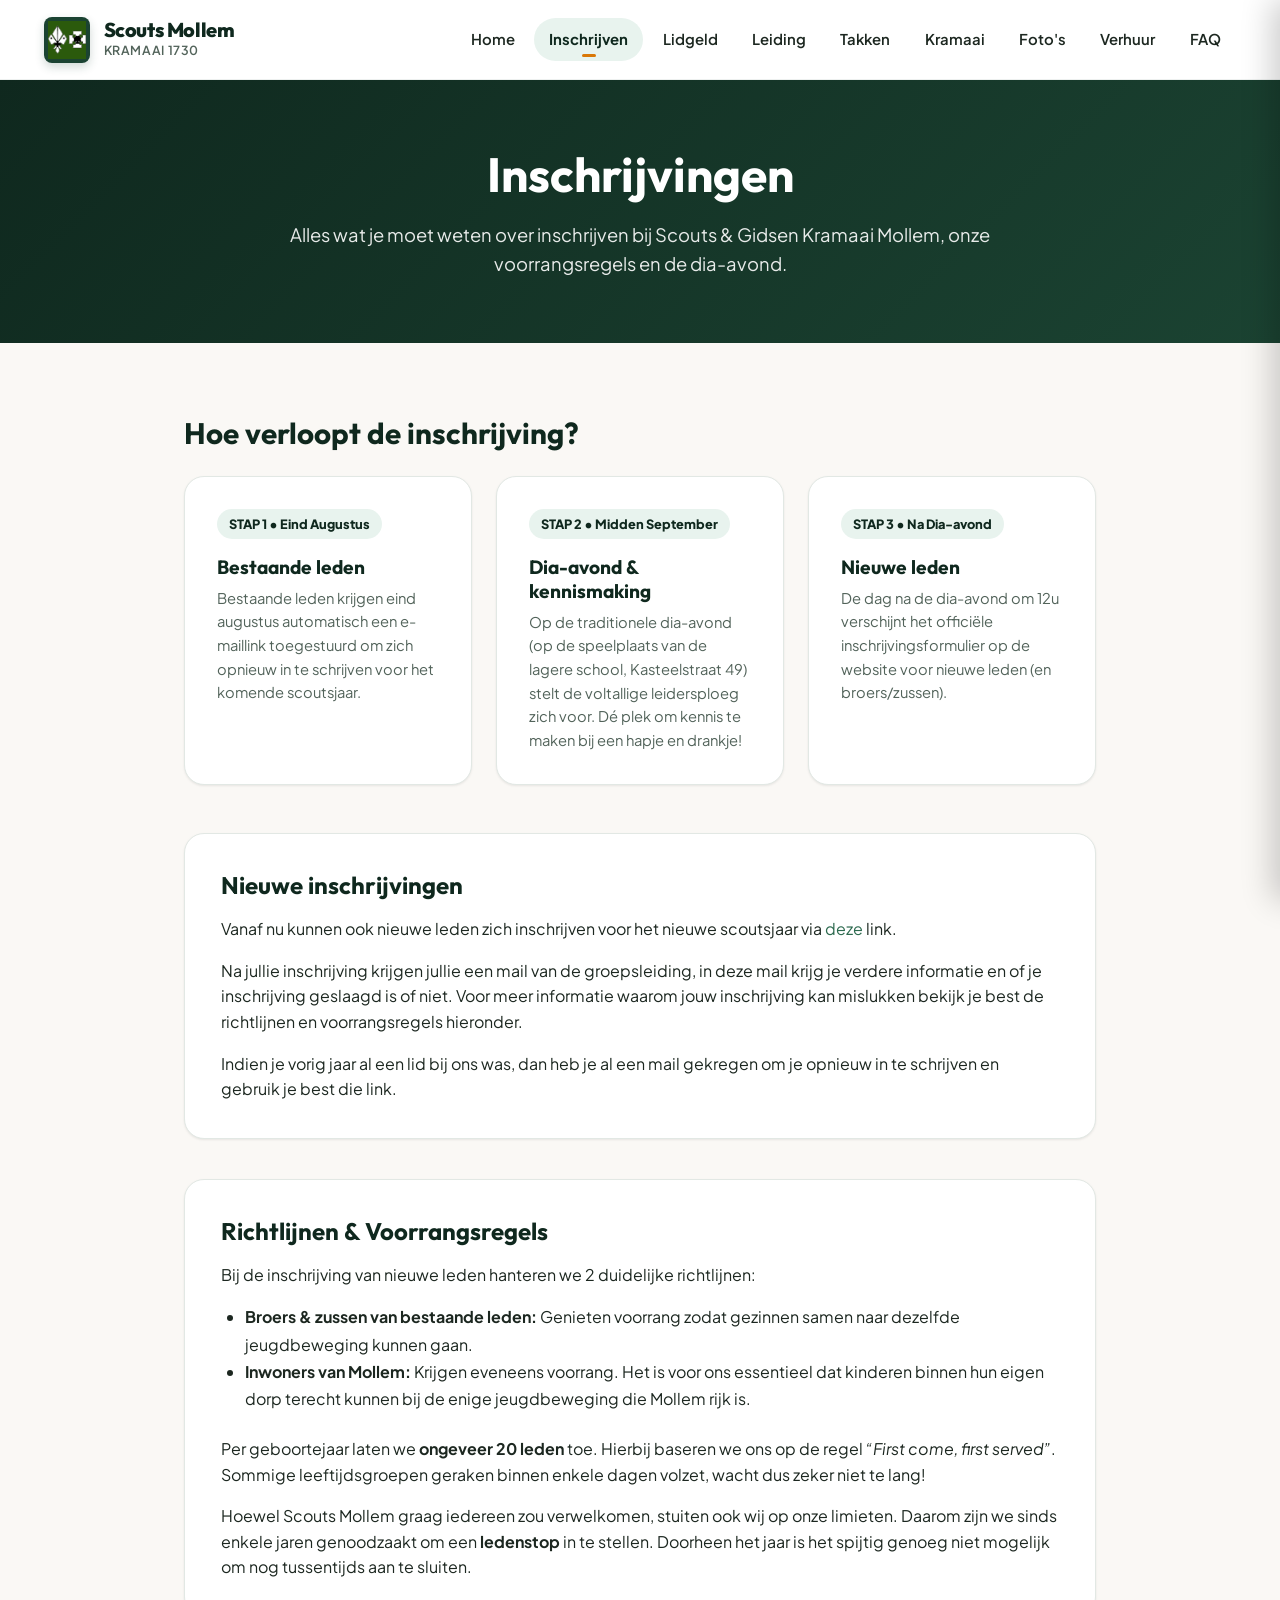
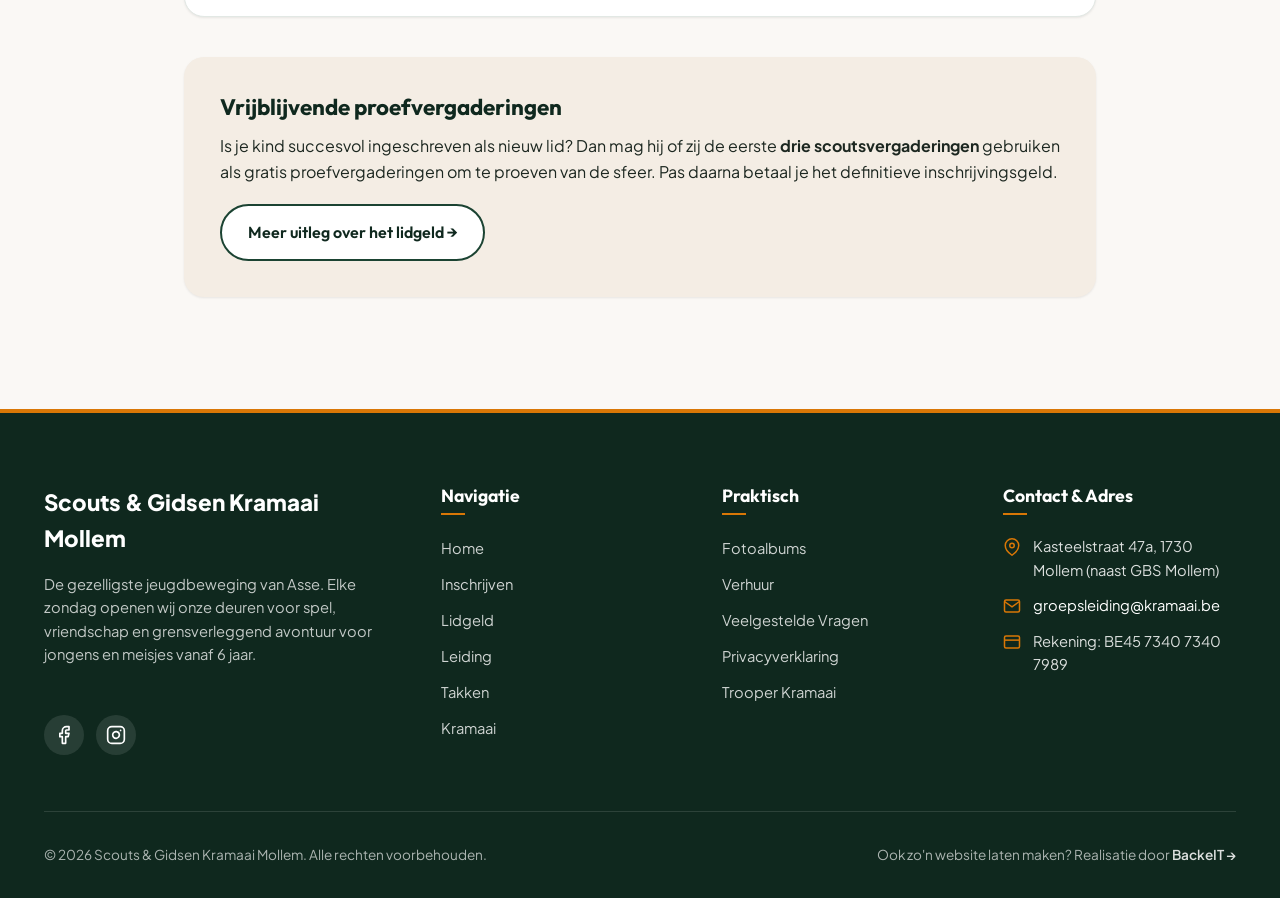
<file: inschrijven.html>
<!DOCTYPE html>
<html lang="nl">

<head>
  <meta charset="UTF-8" />
  <meta name="viewport" content="width=device-width, initial-scale=1.0" />
  <title>Inschrijvingen | Scouts & Gidsen Kramaai Mollem</title>
  <meta name="description"
    content="Informatie over inschrijven bij Scouts & Gidsen Kramaai Mollem. Richtlijnen, voorrangsregels voor inwoners van Mollem en proefvergaderingen." />
  <link rel="icon" type="image/png" href="assets/images/brand/favicon.png" />
  <link rel="stylesheet" href="assets/css/style.css" />
  <script src="assets/js/components.js"></script>
</head>

<body>

  <!-- Navigatie Component -->
  <site-header></site-header>

  <main>
    <!-- Pagina Banner -->
    <section class="section"
      style="background: linear-gradient(135deg, var(--color-primary-dark), var(--color-primary)); color:#ffffff; padding: 4rem 0;">
      <div class="container" style="text-align:center;">
        <h1 style="font-size:3rem; color:#ffffff; margin-bottom:1rem;">Inschrijvingen</h1>
        <p style="font-size:1.15rem; color:rgba(255,255,255,0.9); max-width:700px; margin:0 auto;">
          Alles wat je moet weten over inschrijven bij Scouts & Gidsen Kramaai Mollem, onze voorrangsregels en de
          dia-avond.
        </p>
      </div>
    </section>

    <!-- Inschrijving Info & Regels -->
    <section class="section">
      <div class="container" style="max-width:960px;">

        <!-- Inschrijfprocedure Tijdlijn -->
        <div style="margin-bottom:3rem;">
          <h2 style="font-size:1.85rem; margin-bottom:1.5rem; color:var(--color-primary-dark);">Hoe verloopt de
            inschrijving?</h2>

          <div style="display:grid; grid-template-columns:repeat(auto-fit, minmax(260px, 1fr)); gap:1.5rem;">
            <!-- Stap 1 -->
            <div class="card">
              <div style="display:flex; align-items:center; justify-content:space-between; margin-bottom:1rem;">
                <span
                  style="font-size:0.8rem; font-weight:800; background:var(--color-primary-subtle); color:var(--color-primary-dark); padding:0.3rem 0.75rem; border-radius:var(--radius-full);">STAP
                  1 • Eind Augustus</span>
              </div>
              <h4 style="font-size:1.2rem; margin-bottom:0.5rem;">Bestaande leden</h4>
              <p style="font-size:0.92rem; color:var(--color-text-muted);">
                Bestaande leden krijgen eind augustus automatisch een e-maillink toegestuurd om zich
                opnieuw in te schrijven voor het komende scoutsjaar.
              </p>
            </div>

            <!-- Stap 2 -->
            <div class="card">
              <div style="display:flex; align-items:center; justify-content:space-between; margin-bottom:1rem;">
                <span
                  style="font-size:0.8rem; font-weight:800; background:var(--color-primary-subtle); color:var(--color-primary-dark); padding:0.3rem 0.75rem; border-radius:var(--radius-full);">STAP
                  2 • Midden September</span>
              </div>
              <h4 style="font-size:1.2rem; margin-bottom:0.5rem;">Dia-avond & kennismaking</h4>
              <p style="font-size:0.92rem; color:var(--color-text-muted);">
                Op de traditionele dia-avond (op de speelplaats van de lagere school, Kasteelstraat 49) stelt de
                voltallige leidersploeg zich voor. Dé plek om kennis te maken bij een hapje en drankje!
              </p>
            </div>

            <!-- Stap 3 -->
            <div class="card">
              <div style="display:flex; align-items:center; justify-content:space-between; margin-bottom:1rem;">
                <span
                  style="font-size:0.8rem; font-weight:800; background:var(--color-primary-subtle); color:var(--color-primary-dark); padding:0.3rem 0.75rem; border-radius:var(--radius-full);">STAP
                  3 • Na Dia-avond</span>
              </div>
              <h4 style="font-size:1.2rem; margin-bottom:0.5rem;">Nieuwe leden</h4>
              <p style="font-size:0.92rem; color:var(--color-text-muted);">
                De dag na de dia-avond om 12u verschijnt het officiële inschrijvingsformulier op de website voor nieuwe
                leden (en broers/zussen).
              </p>
            </div>
          </div>
        </div>

        <div class="card" style="padding:2.25rem; margin-bottom:2.5rem; display:none" id="newRegistrations">
          <h3 style="font-size:1.5rem; margin-bottom:1rem; color:var(--color-primary-dark);">Nieuwe inschrijvingen</h3>
		  <p>Vanaf nu kunnen ook nieuwe leden zich inschrijven voor het nieuwe scoutsjaar via <a href="https://docs.google.com/forms/d/e/1FAIpQLSewvccGsmHxSuQGQKvHDtl7Q8D0eeUKHY5UWkdGWs8g5oCKNA/viewform?usp=dialog">deze</a> link.</p>
		  <p>Na jullie inschrijving krijgen jullie een mail van de groepsleiding, in deze mail krijg je verdere informatie en of je inschrijving geslaagd is of niet. Voor meer informatie waarom jouw inschrijving kan mislukken bekijk je best de richtlijnen en voorrangsregels hieronder.</p>
		  <p>Indien je vorig jaar al een lid bij ons was, dan heb je al een mail gekregen om je opnieuw in te schrijven en gebruik je best die link.</p>
        </div>

        <!-- Richtlijnen & Voorrang Card -->
        <div class="card" style="padding:2.25rem; margin-bottom:2.5rem;">
          <h3 style="font-size:1.5rem; margin-bottom:1rem; color:var(--color-primary-dark);">Richtlijnen &
            Voorrangsregels</h3>
          <p>Bij de inschrijving van nieuwe leden hanteren we 2 duidelijke richtlijnen:</p>
          <ul style="margin-left:1.5rem; margin-bottom:1.5rem; line-height:1.7;">
            <li><strong>Broers & zussen van bestaande leden:</strong> Genieten voorrang zodat gezinnen samen naar
              dezelfde jeugdbeweging kunnen gaan.</li>
            <li><strong>Inwoners van Mollem:</strong> Krijgen eveneens voorrang. Het is voor ons essentieel dat kinderen
              binnen hun eigen dorp terecht kunnen bij de enige jeugdbeweging die Mollem rijk is.</li>
          </ul>
          <p>
            Per geboortejaar laten we <strong>ongeveer 20 leden</strong> toe. Hierbij baseren we ons op de regel
            <em>“First come, first served”</em>. Sommige leeftijdsgroepen geraken binnen enkele dagen volzet, wacht dus
            zeker niet te lang!
          </p>
          <p style="margin-top:1rem;">
            Hoewel Scouts Mollem graag iedereen zou verwelkomen, stuiten ook wij op onze limieten. Daarom zijn we sinds
            enkele jaren genoodzaakt om een <strong>ledenstop</strong> in te stellen. Doorheen het jaar is het spijtig
            genoeg niet mogelijk om nog tussentijds aan te sluiten.
          </p>
        </div>

        <!-- 3 Proefvergaderingen & Lidgeld link -->
        <div class="card"
          style="padding:2.25rem; background:var(--color-warm-khaki); border:none; margin-bottom:2.5rem;">
          <h3 style="font-size:1.4rem; color:var(--color-primary-dark); margin-bottom:0.75rem;">Vrijblijvende
            proefvergaderingen</h3>
          <p>
            Is je kind succesvol ingeschreven als nieuw lid? Dan mag hij of zij de eerste <strong>drie
              scoutsvergaderingen</strong> gebruiken als gratis proefvergaderingen om te proeven van de sfeer. Pas
            daarna betaal je het definitieve inschrijvingsgeld.
          </p>
          <div style="margin-top:1.25rem;">
            <a href="lidgeld.html" class="btn btn-white">Meer uitleg over het lidgeld &rarr;</a>
          </div>
        </div>
      </div>
    </section>
  </main>

  <!-- Footer Component -->
  <site-footer></site-footer>

  <script src="assets/js/data.js"></script>
  <script src="assets/js/main.js"></script>
  <script>
	  const newRegistrations = document.getElementById('newRegistrations');

	  // Show the registration link after 19/09/2026 12:00
	  if (new Date(2026, 8, 19, 12) < new Date()) {
		  newRegistrations.style.display = '';
	  }
  </script>
</body>

</html>
</file>
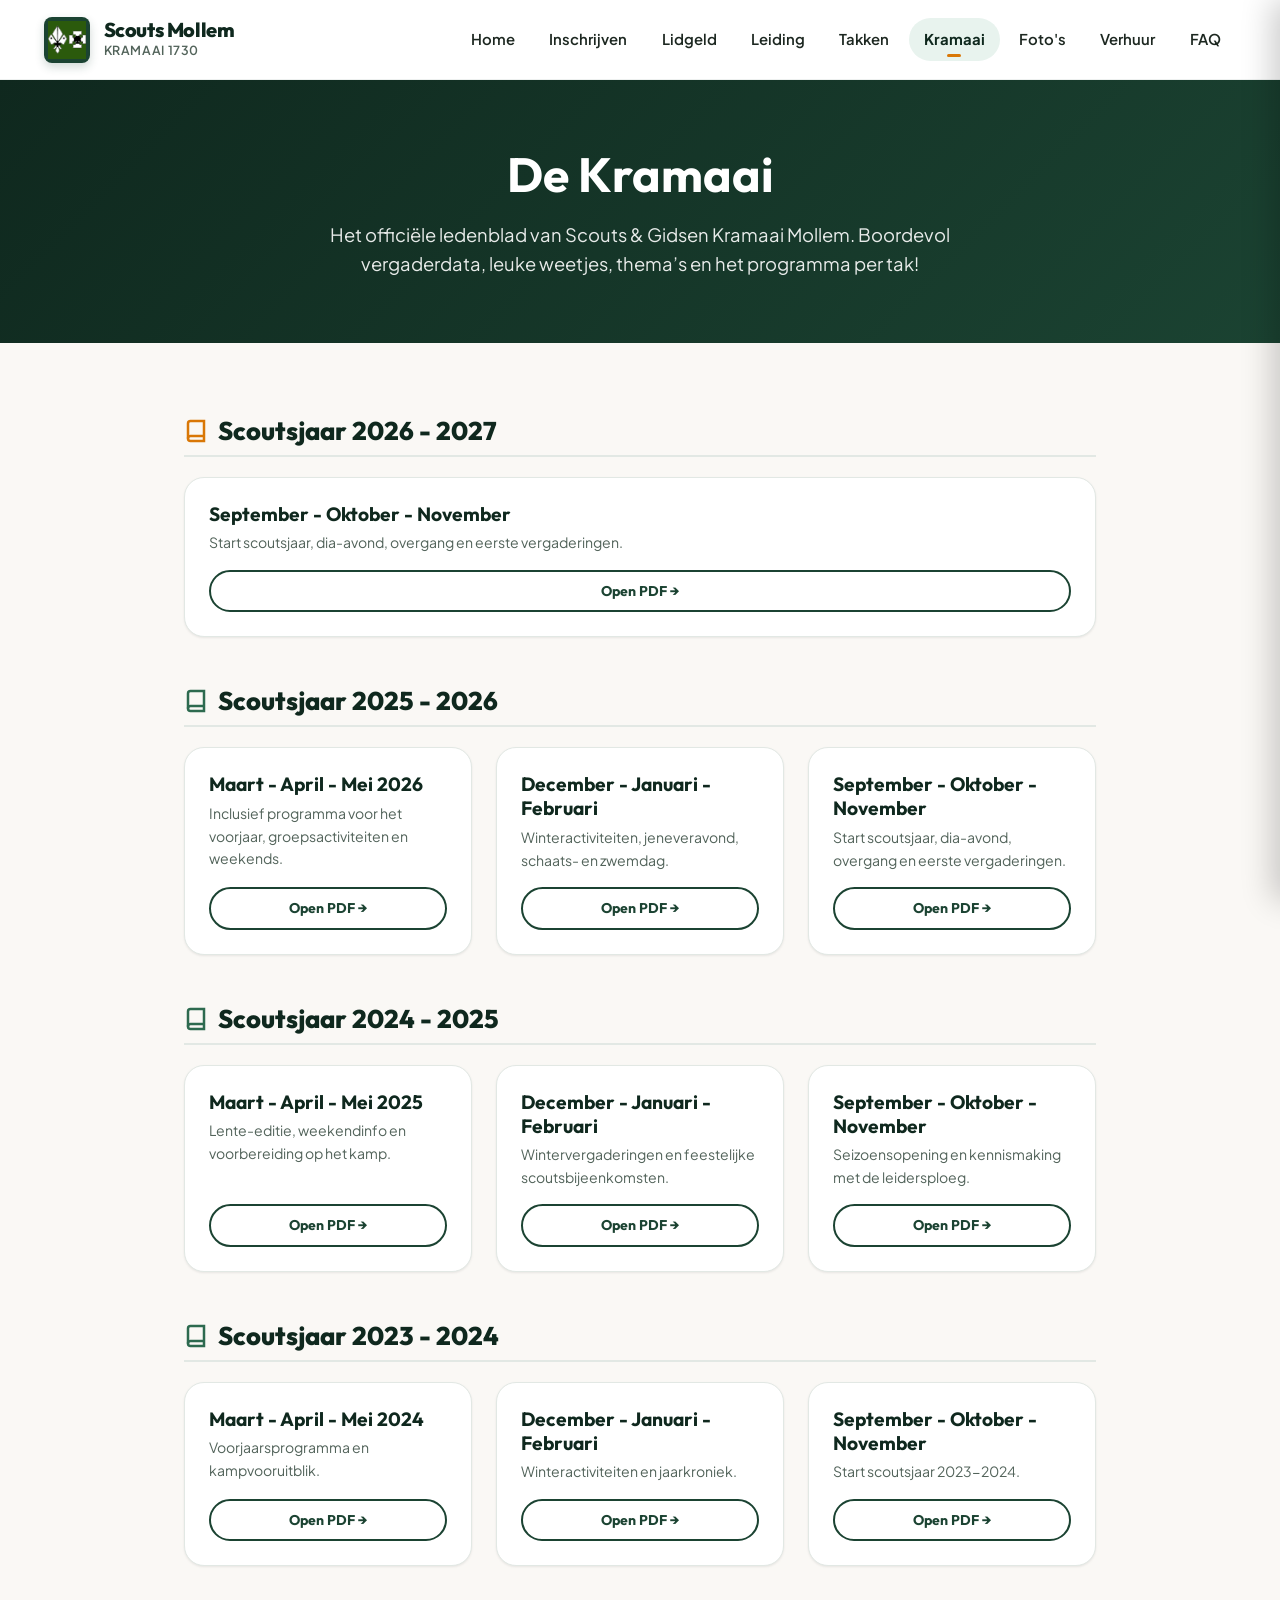
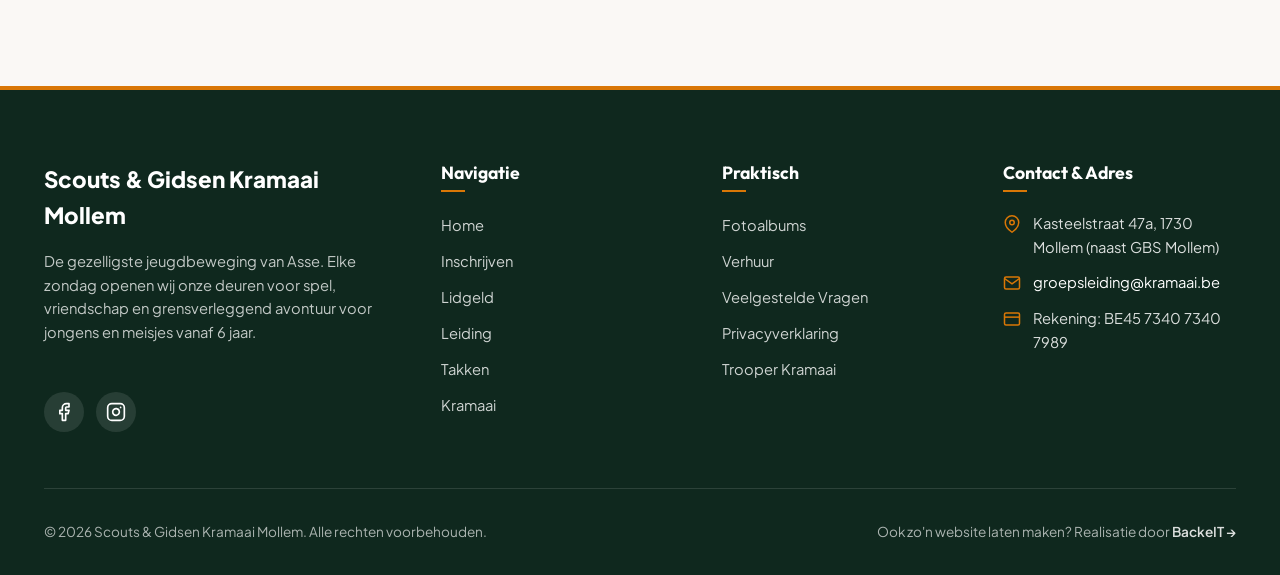
<file: kramaai.html>
<!DOCTYPE html>
<html lang="nl">

<head>
  <meta charset="UTF-8" />
  <meta name="viewport" content="width=device-width, initial-scale=1.0" />
  <title>Ledenblad De Kramaai | Scouts & Gidsen Kramaai Mollem</title>
  <meta name="description"
    content="Download het trimestriële ledenblad De Kramaai van Scouts Mollem met het vergaderprogramma per tak, leuke weetjes en het fiscaal attest." />
  <link rel="icon" type="image/png" href="assets/images/brand/favicon.png" />
  <link rel="stylesheet" href="assets/css/style.css" />
  <script src="assets/js/components.js"></script>
</head>

<body>

  <!-- Navigatie Component -->
  <site-header></site-header>

  <main>
    <!-- Banner -->
    <section class="section"
      style="background: linear-gradient(135deg, var(--color-primary-dark), var(--color-primary)); color:#ffffff; padding: 4rem 0;">
      <div class="container" style="text-align:center;">
        <h1 style="font-size:3rem; color:#ffffff; margin-bottom:1rem;">De Kramaai</h1>
        <p style="font-size:1.15rem; color:rgba(255,255,255,0.9); max-width:700px; margin:0 auto;">
          Het officiële ledenblad van Scouts & Gidsen Kramaai Mollem. Boordevol vergaderdata, leuke weetjes, thema’s en
          het programma per tak!
        </p>
      </div>
    </section>

    <!-- Kramaai Archief -->
    <section class="section">
      <div class="container" style="max-width:960px;">
        <!-- Jaargang 2026 - 2027 -->
        <div class="archive-year-box">
          <h2 class="archive-year-title">
            <svg width="24" height="24" viewBox="0 0 24 24" fill="none" stroke="var(--color-accent)" stroke-width="2.5">
              <path d="M4 19.5A2.5 2.5 0 0 1 6.5 17H20"></path>
              <path d="M6.5 2H20v20H6.5A2.5 2.5 0 0 1 4 19.5v-15A2.5 2.5 0 0 1 6.5 2z"></path>
            </svg>
            Scoutsjaar 2026 - 2027
          </h2>
          <div class="editions-grid">
            <!-- <div class="edition-card"> -->
            <!--   <div class="edition-info"> -->
            <!--     <h4>Maart - April - Mei 2026</h4> -->
            <!--     <p style="font-size:0.88rem; color:var(--color-text-muted);">Inclusief programma voor het voorjaar, -->
            <!--       groepsactiviteiten en weekends.</p> -->
            <!--   </div> -->
            <!--   <a href="https://kramaaiblog.wordpress.com/wp-content/uploads/2026/02/kramaai-maart-april-mei_2025-2026.pdf" -->
            <!--     target="_blank" rel="noopener noreferrer" class="btn btn-outline btn-sm"> -->
            <!--     Open PDF &rarr; -->
            <!--   </a> -->
            <!-- </div> -->

            <!-- <div class="edition-card"> -->
            <!--   <div class="edition-info"> -->
            <!--     <h4>December - Januari - Februari</h4> -->
            <!--     <p style="font-size:0.88rem; color:var(--color-text-muted);">Winteractiviteiten, jeneveravond, schaats- -->
            <!--       en zwemdag.</p> -->
            <!--   </div> -->
            <!--   <a href="https://kramaaiblog.wordpress.com/wp-content/uploads/2025/11/kramaai-dec-jan-feb-2025-2026.pdf" -->
            <!--     target="_blank" rel="noopener noreferrer" class="btn btn-outline btn-sm"> -->
            <!--     Open PDF &rarr; -->
            <!--   </a> -->
            <!-- </div> -->

            <div class="edition-card">
              <div class="edition-info">
                <h4>September - Oktober - November</h4>
                <p style="font-size:0.88rem; color:var(--color-text-muted);">Start scoutsjaar, dia-avond, overgang en
                  eerste vergaderingen.</p>
              </div>
              <a href="https://kramaaiblog.wordpress.com/wp-content/uploads/2026/09/kramaai-september-oktober-november_2026-2027.pdf"
                target="_blank" rel="noopener noreferrer" class="btn btn-outline btn-sm">
                Open PDF &rarr;
              </a>
            </div>
          </div>
        </div>

        <!-- Jaargang 2025 - 2026 -->
        <div class="archive-year-box">
          <h2 class="archive-year-title">
            <svg width="24" height="24" viewBox="0 0 24 24" fill="none" stroke="var(--color-primary-light)"
              stroke-width="2.5">
              <path d="M4 19.5A2.5 2.5 0 0 1 6.5 17H20"></path>
              <path d="M6.5 2H20v20H6.5A2.5 2.5 0 0 1 4 19.5v-15A2.5 2.5 0 0 1 6.5 2z"></path>
            </svg>
            Scoutsjaar 2025 - 2026
          </h2>
          <div class="editions-grid">
            <div class="edition-card">
              <div class="edition-info">
                <h4>Maart - April - Mei 2026</h4>
                <p style="font-size:0.88rem; color:var(--color-text-muted);">Inclusief programma voor het voorjaar,
                  groepsactiviteiten en weekends.</p>
              </div>
              <a href="https://kramaaiblog.wordpress.com/wp-content/uploads/2026/02/kramaai-maart-april-mei_2025-2026.pdf"
                target="_blank" rel="noopener noreferrer" class="btn btn-outline btn-sm">
                Open PDF &rarr;
              </a>
            </div>

            <div class="edition-card">
              <div class="edition-info">
                <h4>December - Januari - Februari</h4>
                <p style="font-size:0.88rem; color:var(--color-text-muted);">Winteractiviteiten, jeneveravond, schaats-
                  en zwemdag.</p>
              </div>
              <a href="https://kramaaiblog.wordpress.com/wp-content/uploads/2025/11/kramaai-dec-jan-feb-2025-2026.pdf"
                target="_blank" rel="noopener noreferrer" class="btn btn-outline btn-sm">
                Open PDF &rarr;
              </a>
            </div>

            <div class="edition-card">
              <div class="edition-info">
                <h4>September - Oktober - November</h4>
                <p style="font-size:0.88rem; color:var(--color-text-muted);">Start scoutsjaar, dia-avond, overgang en
                  eerste vergaderingen.</p>
              </div>
              <a href="https://kramaaiblog.wordpress.com/wp-content/uploads/2025/09/kramaai-sept-okt-nov-20255-2026.pdf"
                target="_blank" rel="noopener noreferrer" class="btn btn-outline btn-sm">
                Open PDF &rarr;
              </a>
            </div>
          </div>
        </div>

        <!-- Jaargang 2024 - 2025 -->
        <div class="archive-year-box">
          <h2 class="archive-year-title">
            <svg width="24" height="24" viewBox="0 0 24 24" fill="none" stroke="var(--color-primary-light)"
              stroke-width="2.5">
              <path d="M4 19.5A2.5 2.5 0 0 1 6.5 17H20"></path>
              <path d="M6.5 2H20v20H6.5A2.5 2.5 0 0 1 4 19.5v-15A2.5 2.5 0 0 1 6.5 2z"></path>
            </svg>
            Scoutsjaar 2024 - 2025
          </h2>
          <div class="editions-grid">
            <div class="edition-card">
              <div class="edition-info">
                <h4>Maart - April - Mei 2025</h4>
                <p style="font-size:0.88rem; color:var(--color-text-muted);">Lente-editie, weekendinfo en voorbereiding
                  op het kamp.</p>
              </div>
              <a href="https://kramaaiblog.wordpress.com/wp-content/uploads/2025/03/kramaai-maart-april-mei_2024-2025-1.pdf"
                target="_blank" rel="noopener noreferrer" class="btn btn-outline btn-sm">
                Open PDF &rarr;
              </a>
            </div>

            <div class="edition-card">
              <div class="edition-info">
                <h4>December - Januari - Februari</h4>
                <p style="font-size:0.88rem; color:var(--color-text-muted);">Wintervergaderingen en feestelijke
                  scoutsbijeenkomsten.</p>
              </div>
              <a href="https://kramaaiblog.wordpress.com/wp-content/uploads/2024/11/kramaai-dec-jan-feb.pdf"
                target="_blank" rel="noopener noreferrer" class="btn btn-outline btn-sm">
                Open PDF &rarr;
              </a>
            </div>

            <div class="edition-card">
              <div class="edition-info">
                <h4>September - Oktober - November</h4>
                <p style="font-size:0.88rem; color:var(--color-text-muted);">Seizoensopening en kennismaking met de
                  leidersploeg.</p>
              </div>
              <a href="https://kramaaiblog.wordpress.com/wp-content/uploads/2024/09/kramaai-sept-okt-nov.pdf"
                target="_blank" rel="noopener noreferrer" class="btn btn-outline btn-sm">
                Open PDF &rarr;
              </a>
            </div>
          </div>
        </div>

        <!-- Jaargang 2023 - 2024 -->
        <div class="archive-year-box">
          <h2 class="archive-year-title">
            <svg width="24" height="24" viewBox="0 0 24 24" fill="none" stroke="var(--color-primary-light)"
              stroke-width="2.5">
              <path d="M4 19.5A2.5 2.5 0 0 1 6.5 17H20"></path>
              <path d="M6.5 2H20v20H6.5A2.5 2.5 0 0 1 4 19.5v-15A2.5 2.5 0 0 1 6.5 2z"></path>
            </svg>
            Scoutsjaar 2023 - 2024
          </h2>
          <div class="editions-grid">
            <div class="edition-card">
              <div class="edition-info">
                <h4>Maart - April - Mei 2024</h4>
                <p style="font-size:0.88rem; color:var(--color-text-muted);">Voorjaarsprogramma en kampvooruitblik.</p>
              </div>
              <a href="https://kramaaiblog.files.wordpress.com/2024/02/kramaai-maart-april-mei.pdf" target="_blank"
                rel="noopener noreferrer" class="btn btn-outline btn-sm">
                Open PDF &rarr;
              </a>
            </div>

            <div class="edition-card">
              <div class="edition-info">
                <h4>December - Januari - Februari</h4>
                <p style="font-size:0.88rem; color:var(--color-text-muted);">Winteractiviteiten en jaarkroniek.</p>
              </div>
              <a href="https://kramaaiblog.files.wordpress.com/2023/12/kramaai-dec-jan-feb.pdf" target="_blank"
                rel="noopener noreferrer" class="btn btn-outline btn-sm">
                Open PDF &rarr;
              </a>
            </div>

            <div class="edition-card">
              <div class="edition-info">
                <h4>September - Oktober - November</h4>
                <p style="font-size:0.88rem; color:var(--color-text-muted);">Start scoutsjaar 2023-2024.</p>
              </div>
              <a href="https://kramaaiblog.files.wordpress.com/2023/09/kramaai-sept-okt-nov.pdf" target="_blank"
                rel="noopener noreferrer" class="btn btn-outline btn-sm">
                Open PDF &rarr;
              </a>
            </div>
          </div>
        </div>

      </div>
    </section>
  </main>

  <!-- Footer Component -->
  <site-footer></site-footer>

  <script src="assets/js/data.js"></script>
  <script src="assets/js/main.js"></script>
</body>

</html>
</file>
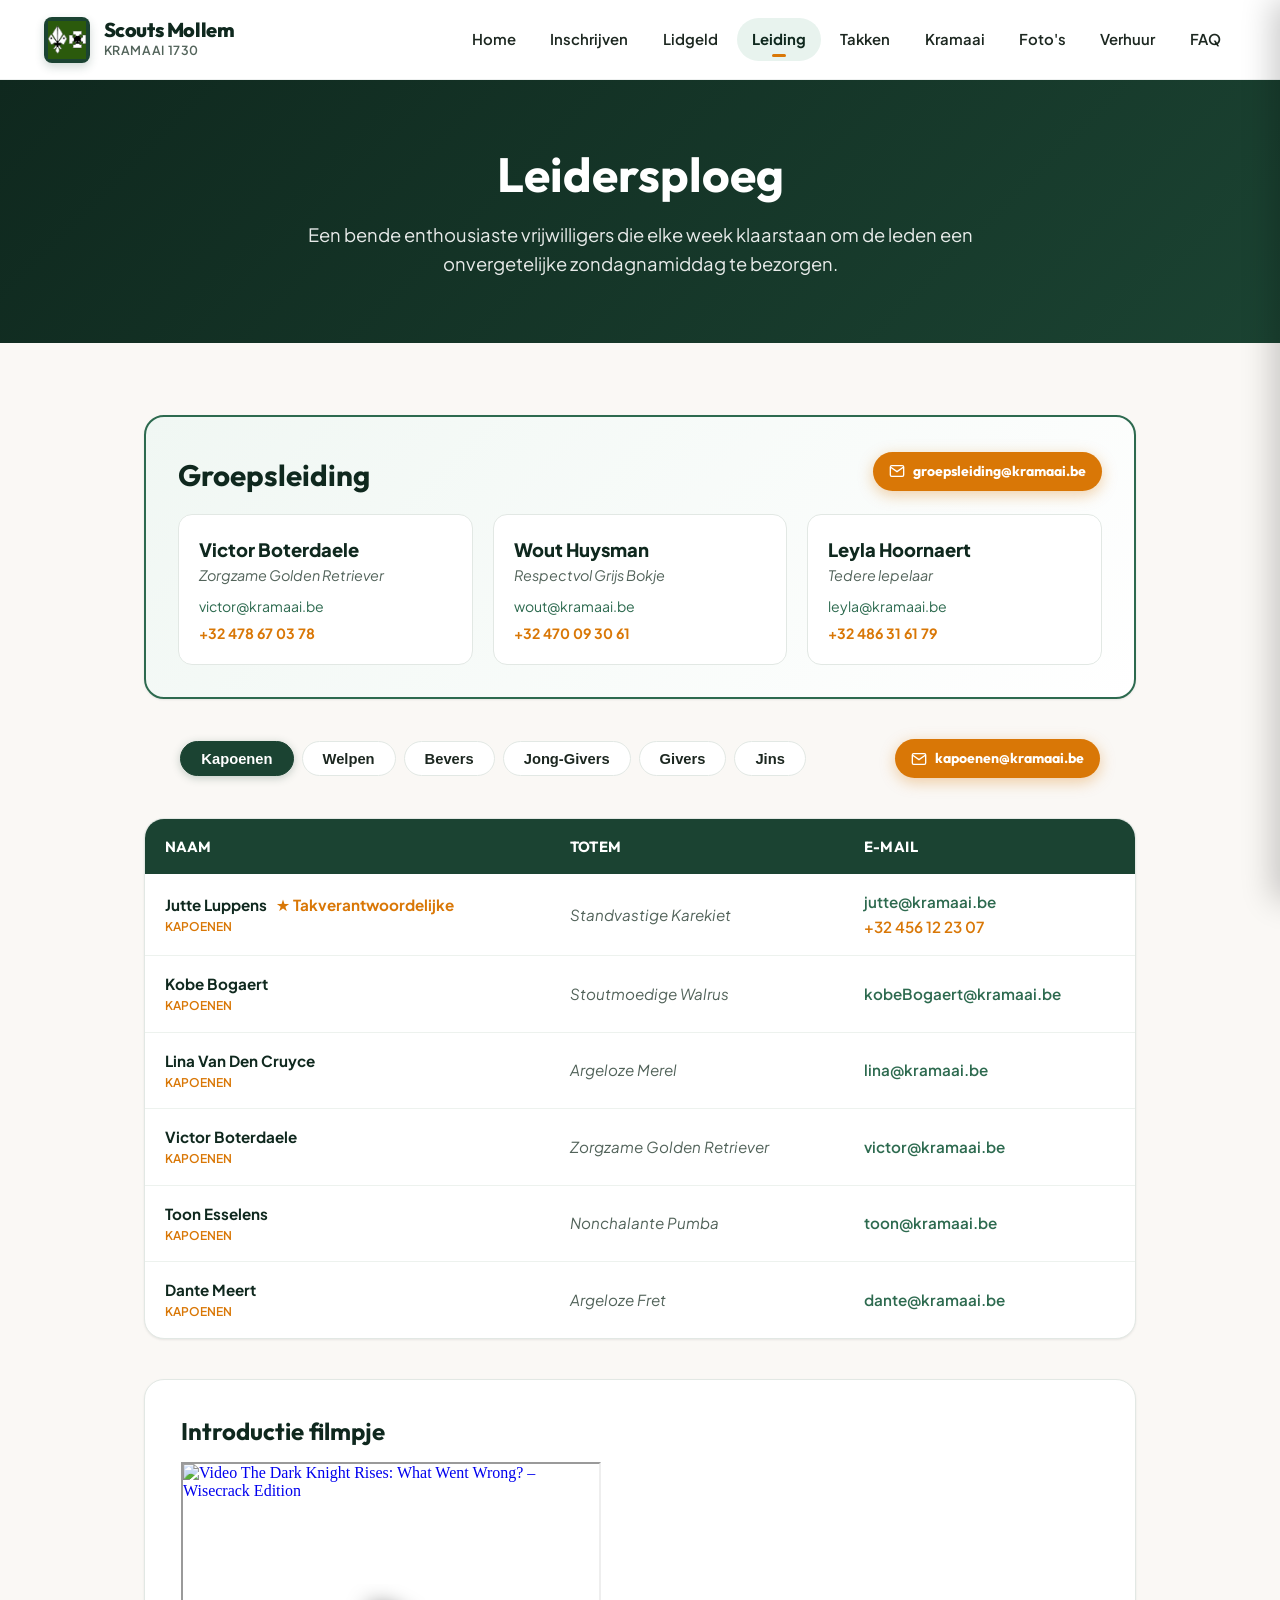
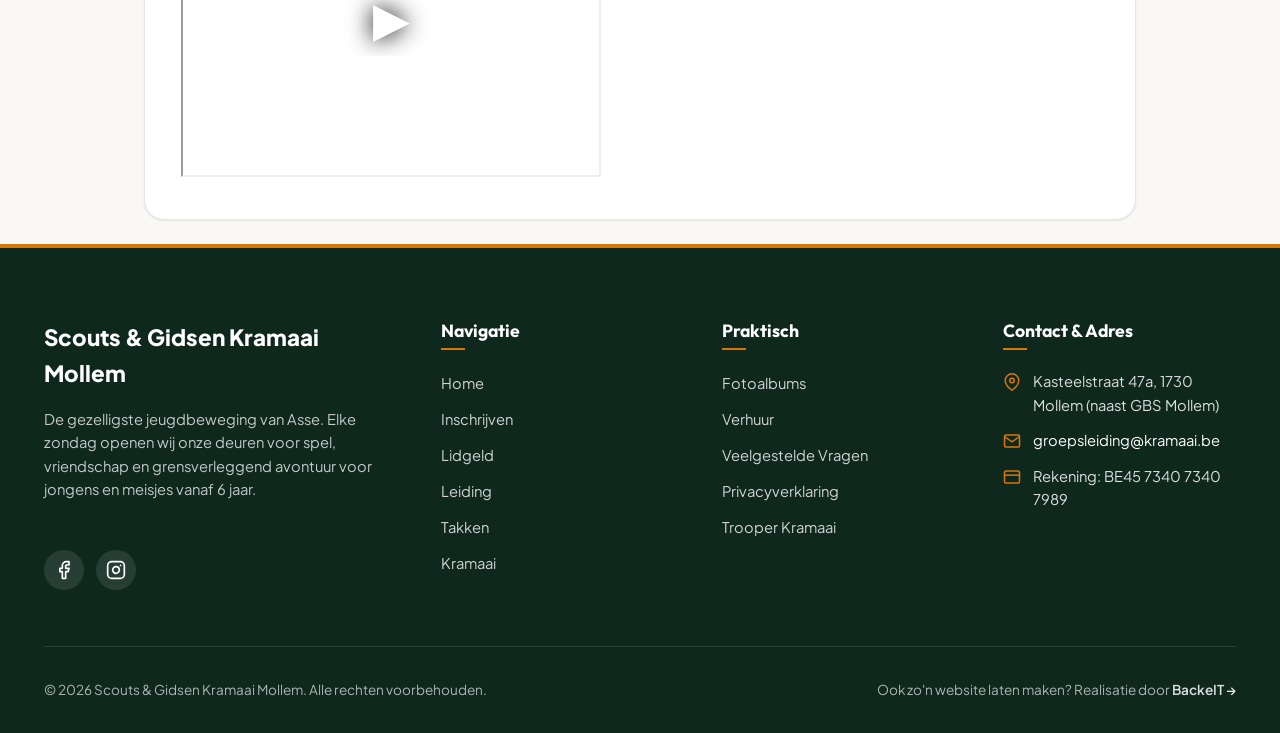
<file: leiding.html>
<!DOCTYPE html>
<html lang="nl">

<head>
  <meta charset="UTF-8" />
  <meta name="viewport" content="width=device-width, initial-scale=1.0" />
  <title>Leidingploeg 2025 - 2026 | Scouts & Gidsen Kramaai Mollem</title>
  <meta name="description"
    content="Maak kennis met de leiding van Scouts & Gidsen Kramaai Mollem voor het scoutsjaar 2025-2026. Bekijk namen, totems en e-mailadressen per tak." />
  <link rel="icon" type="image/png" href="assets/images/brand/favicon.png" />
  <link rel="stylesheet" href="assets/css/style.css" />
  <script src="assets/js/components.js"></script>
</head>

<body>

  <!-- Navigatie Component -->
  <site-header></site-header>

  <main>
    <!-- Banner -->
    <section class="section"
      style="background: linear-gradient(135deg, var(--color-primary-dark), var(--color-primary)); color:#ffffff; padding: 4rem 0;">
      <div class="container" style="text-align:center;">
        <h1 style="font-size:3rem; color:#ffffff; margin-bottom:1rem;">Leidersploeg</h1>
        <p style="font-size:1.15rem; color:rgba(255,255,255,0.9); max-width:700px; margin:0 auto;">
          Een bende enthousiaste vrijwilligers die elke week klaarstaan om de leden een onvergetelijke zondagnamiddag te
          bezorgen.
        </p>
      </div>
    </section>

    <!-- Groepsleiding Spotlight Card -->
    <section class="section" style="padding-bottom:1.5rem;">
      <div class="container" style="max-width:1040px;">
        <div class="card"
          style="background:linear-gradient(135deg, #f0f7f3 0%, var(--color-surface) 100%); border:2px solid var(--color-primary-light); margin-bottom:2.5rem; overflow-x: auto;">
          <div
            style="display:flex; flex-wrap:wrap; justify-content:space-between; align-items:center; gap:1.5rem; margin-bottom:1.25rem;">
            <div>
              <h2 style="font-size:1.85rem; color:var(--color-primary-dark); margin-top:0.5rem;">Groepsleiding</h2>
            </div>
            <a href="mailto:groepsleiding@kramaai.be" class="btn btn-primary btn-sm">
              <svg width="16" height="16" viewBox="0 0 24 24" fill="none" stroke="currentColor" stroke-width="2">
                <path d="M4 4h16c1.1 0 2 .9 2 2v12c0 1.1-.9 2-2 2H4c-1.1 0-2-.9-2-2V6c0-1.1.9-2 2-2z"></path>
                <polyline points="22,6 12,13 2,6"></polyline>
              </svg>
              groepsleiding@kramaai.be
            </a>
          </div>

          <div style="display:grid; grid-template-columns:repeat(auto-fit, minmax(260px, 1fr)); gap:1.25rem;" id="groepsleidingCard">
          </div>
        </div>

        <div class="card" style="padding:2.25rem; margin-bottom:2.5rem; display: none; " id="noLeadersExplenation">
          <h3 style="font-size:1.5rem; margin-bottom:1rem; color:var(--color-primary-dark);">Leiding 2026-2027</h3>
          <p>
		  	De leidingsploegen voor het scoutsjaar 2026-2027 worden bekendgemaakt op de dia-avond op vrijdag 18 september om 19u op de gemeentelijke basisschool in Mollem.
		  </p>
		</div>

		<div style="display:flex; flex-wrap:wrap; justify-content:space-around; align-items:center; gap: 1rem; margin-bottom: 2.5rem;">
          <!-- Filterknoppen per Tak -->
          <div class="filter-tabs" id="leidingFilterTabs">
            <button class="filter-btn active" data-filter="kapoenen">Kapoenen</button>
            <button class="filter-btn" data-filter="welpen">Welpen</button>
            <button class="filter-btn" data-filter="bevers">Bevers</button>
            <button class="filter-btn" data-filter="jonggivers">Jong-Givers</button>
            <button class="filter-btn" data-filter="givers">Givers</button>
            <button class="filter-btn" data-filter="jins">Jins</button>
          </div>
		  <a class="btn btn-primary btn-sm" id="takMailButton" style="display: none">
            <svg width="16" height="16" viewBox="0 0 24 24" fill="none" stroke="currentColor" stroke-width="2">
              <path d="M4 4h16c1.1 0 2 .9 2 2v12c0 1.1-.9 2-2 2H4c-1.1 0-2-.9-2-2V6c0-1.1.9-2 2-2z"></path>
              <polyline points="22,6 12,13 2,6"></polyline>
            </svg>
			<p></p>
          </a>
		</div>

        <!-- Leiding Tabel -->
        <div class="leiding-table-wrap" id="leidingTable">
          <table class="leiding-table">
            <thead>
              <tr>
                <th>Naam</th>
                <th>Totem</th>
                <th>E-mail</th>
              </tr>
            </thead>
            <tbody id="leidingTableBody">
              <!-- Dynamisch gevuld via main.js & data.js -->
            </tbody>
          </table>
        </div>

        <div class="card" style="padding:2.25rem; margin-top: 2.5rem; overflow-x: auto; display: none" id="introductionVideoCard">
          <h3 style="font-size:1.5rem; margin-bottom:1rem; color:var(--color-primary-dark);">Introductie filmpje</h3>

		  <iframe width="420" height="315" id="introductionVideoFrame"></iframe>
        </div>

      </div>
    </section>
  </main>

  <!-- Footer Component -->
  <site-footer></site-footer>

  <script src="assets/js/data.js"></script>
  <script src="assets/js/main.js"></script>
</body>

</html>
</file>
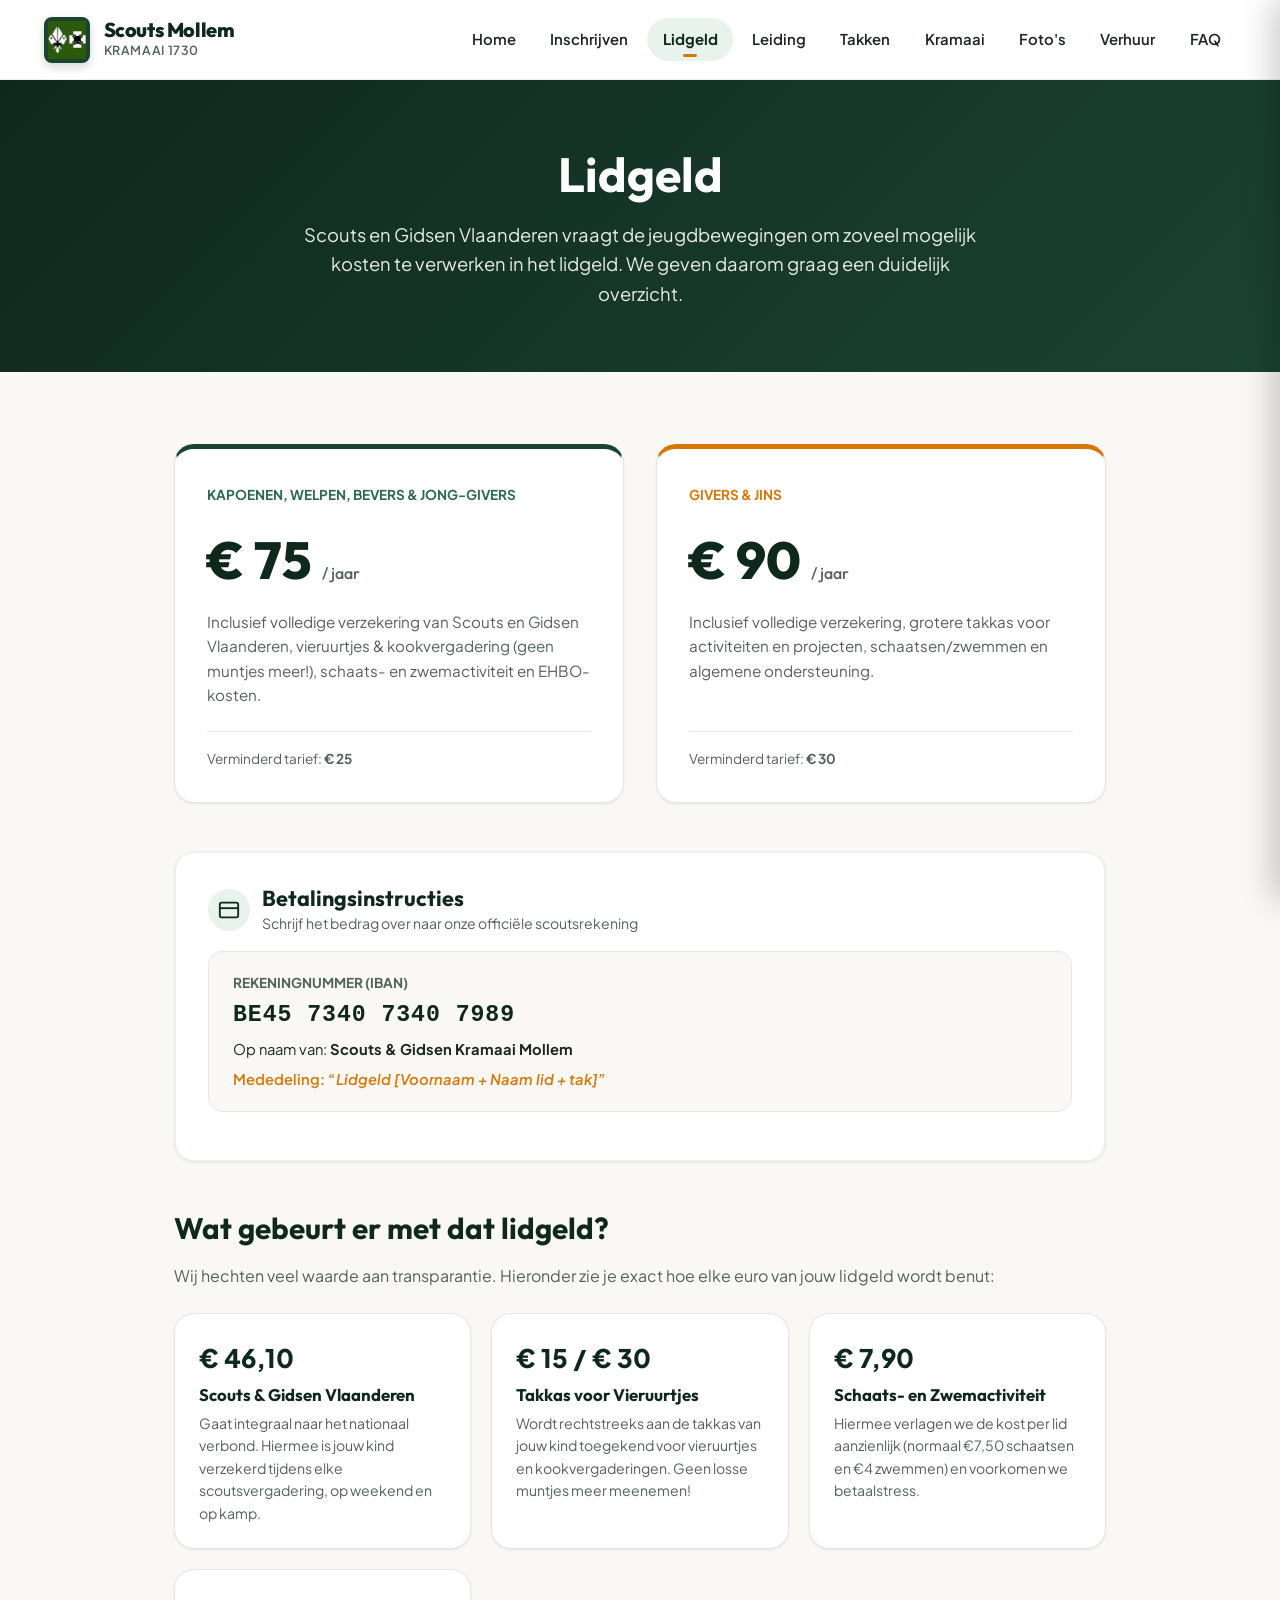
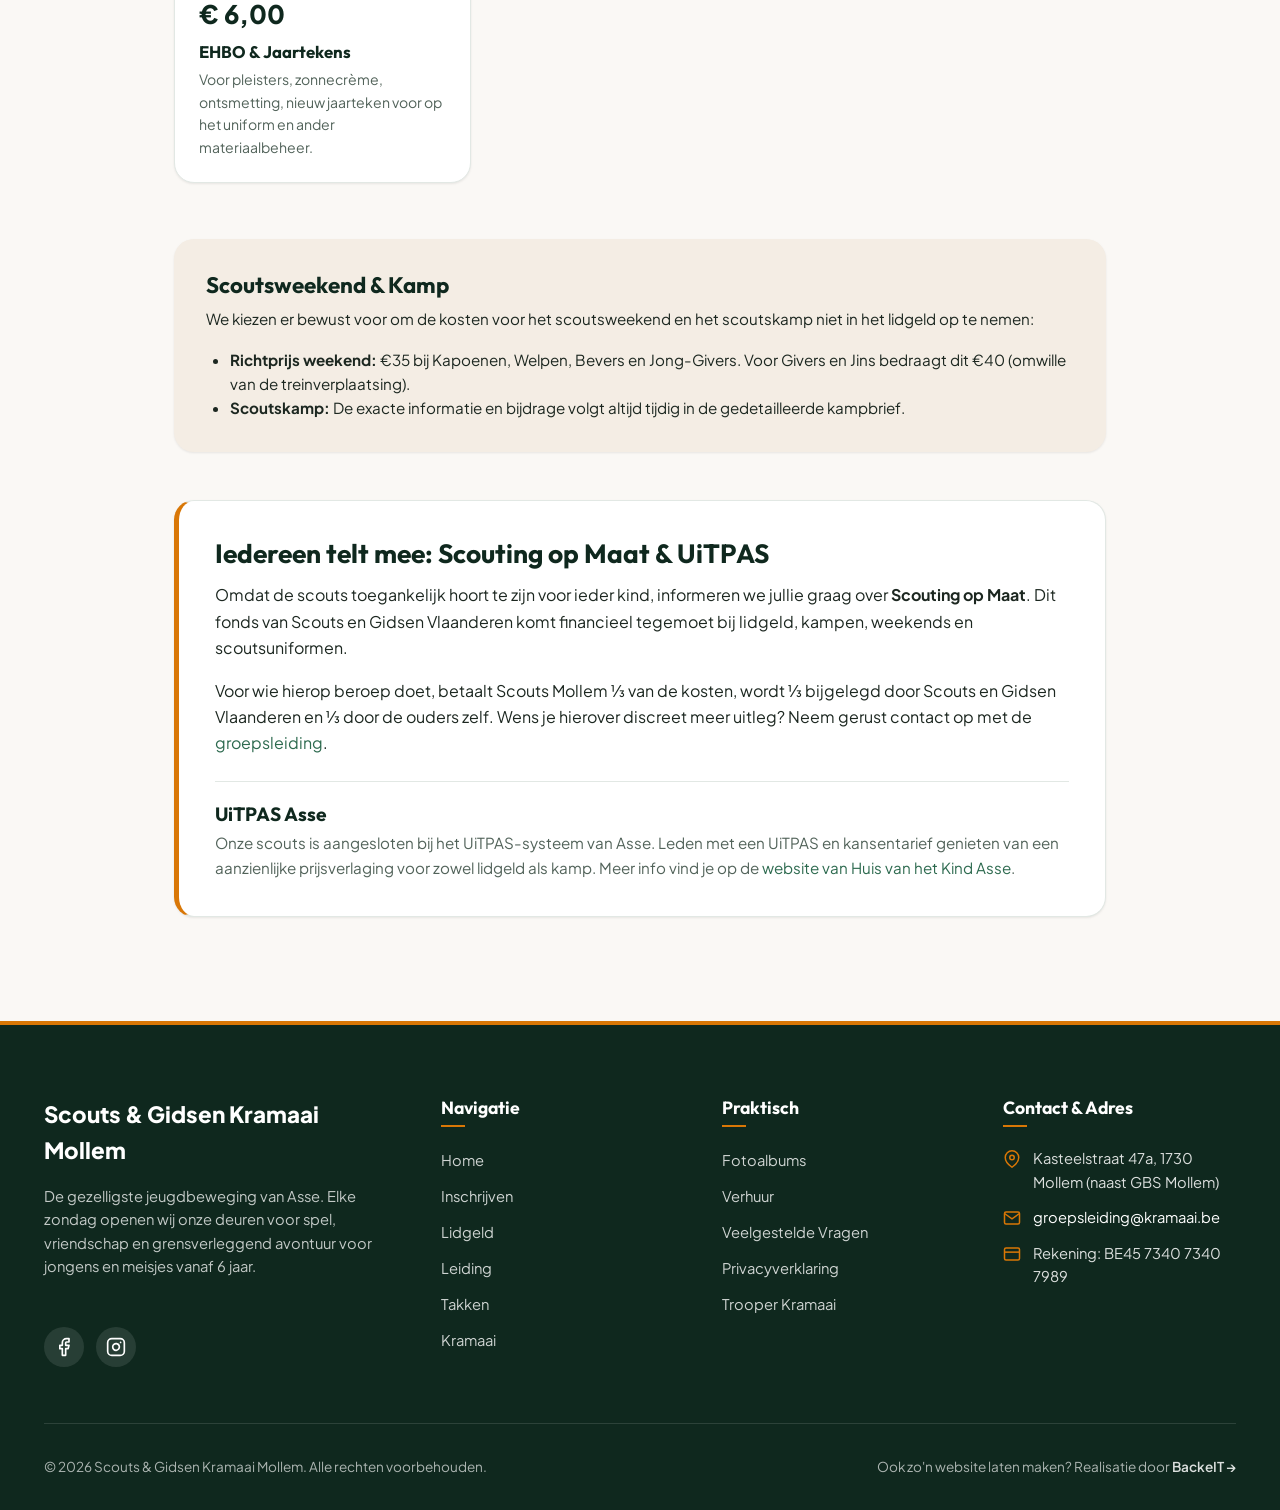
<file: lidgeld.html>
<!DOCTYPE html>
<html lang="nl">

<head>
  <meta charset="UTF-8" />
  <meta name="viewport" content="width=device-width, initial-scale=1.0" />
  <title>Lidgeld & Financiën | Scouts & Gidsen Kramaai Mollem</title>
  <meta name="description"
    content="Transparante uitleg over het lidgeld bij Scouts Kramaai Mollem: tarieven per tak, rekeningnummer BE45, Scouting op Maat en UiTPAS kansentarief." />
  <link rel="icon" type="image/png" href="assets/images/brand/favicon.png" />
  <link rel="stylesheet" href="assets/css/style.css" />
  <script src="assets/js/components.js"></script>
</head>

<body>

  <!-- Navigatie Component -->
  <site-header></site-header>

  <main>
    <!-- Banner -->
    <section class="section"
      style="background: linear-gradient(135deg, var(--color-primary-dark), var(--color-primary)); color:#ffffff; padding: 4rem 0;">
      <div class="container" style="text-align:center;">
        <h1 style="font-size:3rem; color:#ffffff; margin-bottom:1rem;">Lidgeld</h1>
        <p style="font-size:1.15rem; color:rgba(255,255,255,0.9); max-width:700px; margin:0 auto;">
          Scouts en Gidsen Vlaanderen vraagt de jeugdbewegingen om zoveel mogelijk kosten te verwerken in het lidgeld.
          We geven daarom graag een duidelijk overzicht.
        </p>
      </div>
    </section>

    <!-- Tarieven Cards -->
    <section class="section">
      <div class="container" style="max-width:980px;">

        <div
          style="display:grid; grid-template-columns:repeat(auto-fit, minmax(300px, 1fr)); gap:2rem; margin-bottom:3rem;">
          <!-- Tarief Jongste Takken -->
          <div class="card"
            style="border-top:5px solid var(--color-primary); display:flex; flex-direction:column; justify-content:space-between;">
            <div>
              <span
                style="font-size:0.85rem; font-weight:700; color:var(--color-primary-light); text-transform:uppercase;">Kapoenen,
                Welpen, Bevers & Jong-Givers</span>
              <div
                style="font-size:3.25rem; font-weight:800; font-family:var(--font-heading); color:var(--color-primary-dark); margin:0.75rem 0 0.5rem;">
                € 75 <span style="font-size:1rem; font-weight:500; color:var(--color-text-muted);">/ jaar</span>
              </div>
              <p style="color:var(--color-text-muted); font-size:0.95rem;">
                Inclusief volledige verzekering van Scouts en Gidsen Vlaanderen, vieruurtjes & kookvergadering (geen
                muntjes meer!), schaats- en zwemactiviteit en EHBO-kosten.
              </p>
            </div>
            <div
              style="margin-top:1.5rem; padding-top:1rem; border-top:1px solid var(--color-border); font-size:0.85rem; color:var(--color-text-muted);">
              Verminderd tarief: <strong>€ 25</strong>
            </div>
          </div>

          <!-- Tarief Oudste Takken -->
          <div class="card"
            style="border-top:5px solid var(--color-accent); display:flex; flex-direction:column; justify-content:space-between;">
            <div>
              <span
                style="font-size:0.85rem; font-weight:700; color:var(--color-accent); text-transform:uppercase;">Givers
                & Jins</span>
              <div
                style="font-size:3.25rem; font-weight:800; font-family:var(--font-heading); color:var(--color-primary-dark); margin:0.75rem 0 0.5rem;">
                € 90 <span style="font-size:1rem; font-weight:500; color:var(--color-text-muted);">/ jaar</span>
              </div>
              <p style="color:var(--color-text-muted); font-size:0.95rem;">
                Inclusief volledige verzekering, grotere takkas voor activiteiten en projecten, schaatsen/zwemmen en
                algemene ondersteuning.
              </p>
            </div>
            <div
              style="margin-top:1.5rem; padding-top:1rem; border-top:1px solid var(--color-border); font-size:0.85rem; color:var(--color-text-muted);">
              Verminderd tarief: <strong>€ 30</strong>
            </div>
          </div>
        </div>

        <!-- Betalingsgegevens Card -->
        <div class="card"
          style="background:var(--color-surface); padding:2rem; margin-bottom:3rem; border:2px solid var(--color-primary-subtle);">
          <div style="display:flex; align-items:center; gap:0.75rem; margin-bottom:1rem;">
            <div
              style="width:42px; height:42px; border-radius:50%; background:var(--color-primary-subtle); display:flex; align-items:center; justify-content:center; color:var(--color-primary-dark);">
              <svg width="22" height="22" viewBox="0 0 24 24" fill="none" stroke="currentColor" stroke-width="2">
                <rect x="2" y="4" width="20" height="16" rx="2"></rect>
                <line x1="2" y1="10" x2="22" y2="10"></line>
              </svg>
            </div>
            <div>
              <h3 style="font-size:1.35rem; color:var(--color-primary-dark);">Betalingsinstructies</h3>
              <p style="font-size:0.88rem; color:var(--color-text-muted); margin:0;">Schrijf het bedrag over naar onze
                officiële scoutsrekening</p>
            </div>
          </div>

          <div
            style="background:var(--color-warm-bg); border-radius:var(--radius-md); padding:1.25rem 1.5rem; margin-bottom:1rem; border:1px solid var(--color-border);">
            <div style="font-size:0.85rem; color:var(--color-text-muted); text-transform:uppercase; font-weight:700;">
              Rekeningnummer (IBAN)</div>
            <div
              style="font-family:monospace; font-size:1.45rem; font-weight:800; color:var(--color-primary-dark); letter-spacing:0.04em; margin:0.25rem 0;">
              BE45 7340 7340 7989
            </div>
            <div style="font-size:0.92rem; color:var(--color-text-main);">
              Op naam van: <strong>Scouts & Gidsen Kramaai Mollem</strong>
            </div>
            <div style="font-size:0.92rem; color:var(--color-accent); font-weight:600; margin-top:0.35rem;">
              Mededeling: <em>“Lidgeld [Voornaam + Naam lid + tak]”</em>
            </div>
          </div>
        </div>

        <!-- Kostenopbouw Uitsplitsing -->
        <div style="margin-bottom:3.5rem;">
          <h2 style="font-size:1.85rem; margin-bottom:1rem; color:var(--color-primary-dark);">Wat gebeurt er met dat
            lidgeld?</h2>
          <p style="color:var(--color-text-muted); margin-bottom:1.5rem;">
            Wij hechten veel waarde aan transparantie. Hieronder zie je exact hoe elke euro van jouw lidgeld wordt
            benut:
          </p>

          <div style="display:grid; grid-template-columns:repeat(auto-fit, minmax(220px, 1fr)); gap:1.25rem;">
            <div class="card" style="padding:1.5rem;">
              <div style="font-size:1.6rem; font-weight:800; color:var(--color-primary-dark); margin-bottom:0.35rem;">€
                46,10</div>
              <h4 style="font-size:1.05rem; margin-bottom:0.4rem;">Scouts & Gidsen Vlaanderen</h4>
              <p style="font-size:0.88rem; color:var(--color-text-muted);">
                Gaat integraal naar het nationaal verbond. Hiermee is jouw kind verzekerd tijdens elke
                scoutsvergadering, op weekend en op kamp.
              </p>
            </div>

            <div class="card" style="padding:1.5rem;">
              <div style="font-size:1.6rem; font-weight:800; color:var(--color-primary-dark); margin-bottom:0.35rem;">€
                15 / € 30</div>
              <h4 style="font-size:1.05rem; margin-bottom:0.4rem;">Takkas voor Vieruurtjes</h4>
              <p style="font-size:0.88rem; color:var(--color-text-muted);">
                Wordt rechtstreeks aan de takkas van jouw kind toegekend voor vieruurtjes en kookvergaderingen. Geen
                losse muntjes meer meenemen!
              </p>
            </div>

            <div class="card" style="padding:1.5rem;">
              <div style="font-size:1.6rem; font-weight:800; color:var(--color-primary-dark); margin-bottom:0.35rem;">€
                7,90</div>
              <h4 style="font-size:1.05rem; margin-bottom:0.4rem;">Schaats- en Zwemactiviteit</h4>
              <p style="font-size:0.88rem; color:var(--color-text-muted);">
                Hiermee verlagen we de kost per lid aanzienlijk (normaal €7,50 schaatsen en €4 zwemmen) en voorkomen we
                betaalstress.
              </p>
            </div>

            <div class="card" style="padding:1.5rem;">
              <div style="font-size:1.6rem; font-weight:800; color:var(--color-primary-dark); margin-bottom:0.35rem;">€
                6,00</div>
              <h4 style="font-size:1.05rem; margin-bottom:0.4rem;">EHBO & Jaartekens</h4>
              <p style="font-size:0.88rem; color:var(--color-text-muted);">
                Voor pleisters, zonnecrème, ontsmetting, nieuw jaarteken voor op het uniform en ander materiaalbeheer.
              </p>
            </div>
          </div>
        </div>

        <!-- Weekend & Kamp Info -->
        <div class="card" style="padding:2rem; background:var(--color-warm-khaki); border:none; margin-bottom:3rem;">
          <h3 style="font-size:1.4rem; color:var(--color-primary-dark); margin-bottom:0.5rem;">Scoutsweekend & Kamp</h3>
          <p style="font-size:0.95rem; color:var(--color-text-main);">
            We kiezen er bewust voor om de kosten voor het scoutsweekend en het scoutskamp niet in het lidgeld op te
            nemen:
          </p>
          <ul style="margin-left:1.5rem; margin-top:0.5rem; line-height:1.6; font-size:0.95rem;">
            <li><strong>Richtprijs weekend:</strong> €35 bij Kapoenen, Welpen, Bevers en Jong-Givers. Voor Givers en
              Jins bedraagt dit €40 (omwille van de treinverplaatsing).</li>
            <li><strong>Scoutskamp:</strong> De exacte informatie en bijdrage volgt altijd tijdig in de gedetailleerde
              kampbrief.</li>
          </ul>
        </div>

        <!-- Scouting op Maat & UiTPAS -->
        <div class="card" style="padding:2.25rem; margin-bottom:2rem; border-left:5px solid var(--color-accent);">
          <h2 style="font-size:1.65rem; color:var(--color-primary-dark); margin-bottom:0.75rem;">Iedereen telt mee:
            Scouting op Maat & UiTPAS</h2>
          <p style="line-height:1.65;">
            Omdat de scouts toegankelijk hoort te zijn voor ieder kind, informeren we jullie graag over <strong>Scouting
              op Maat</strong>. Dit fonds van Scouts en Gidsen Vlaanderen komt financieel tegemoet bij lidgeld, kampen,
            weekends en scoutsuniformen.
          </p>
          <p style="line-height:1.65; margin-top:0.5rem;">
            Voor wie hierop beroep doet, betaalt Scouts Mollem ⅓ van de kosten, wordt ⅓ bijgelegd door Scouts en Gidsen
            Vlaanderen en ⅓ door de ouders zelf. Wens je hierover discreet meer uitleg? Neem gerust contact op met de <a
              href="mailto:groepsleiding@kramaai.be">groepsleiding</a>.
          </p>

          <div style="margin-top:1.5rem; padding-top:1.25rem; border-top:1px solid var(--color-border);">
            <h4 style="font-size:1.2rem; color:var(--color-primary-dark); margin-bottom:0.35rem;">UiTPAS Asse</h4>
            <p style="font-size:0.95rem; color:var(--color-text-muted);">
              Onze scouts is aangesloten bij het UiTPAS-systeem van Asse. Leden met een UiTPAS en kansentarief genieten
              van een aanzienlijke prijsverlaging voor zowel lidgeld als kamp. Meer info vind je op de <a
                href="https://www.huisvanhetkindasse.be/uitpas-asse/#kansentarief" target="_blank"
                rel="noopener">website van Huis van het Kind Asse</a>.
            </p>
          </div>
        </div>

      </div>
    </section>
  </main>

  <!-- Footer Component -->
  <site-footer></site-footer>

  <script src="assets/js/data.js"></script>
  <script src="assets/js/main.js"></script>
</body>

</html>
</file>
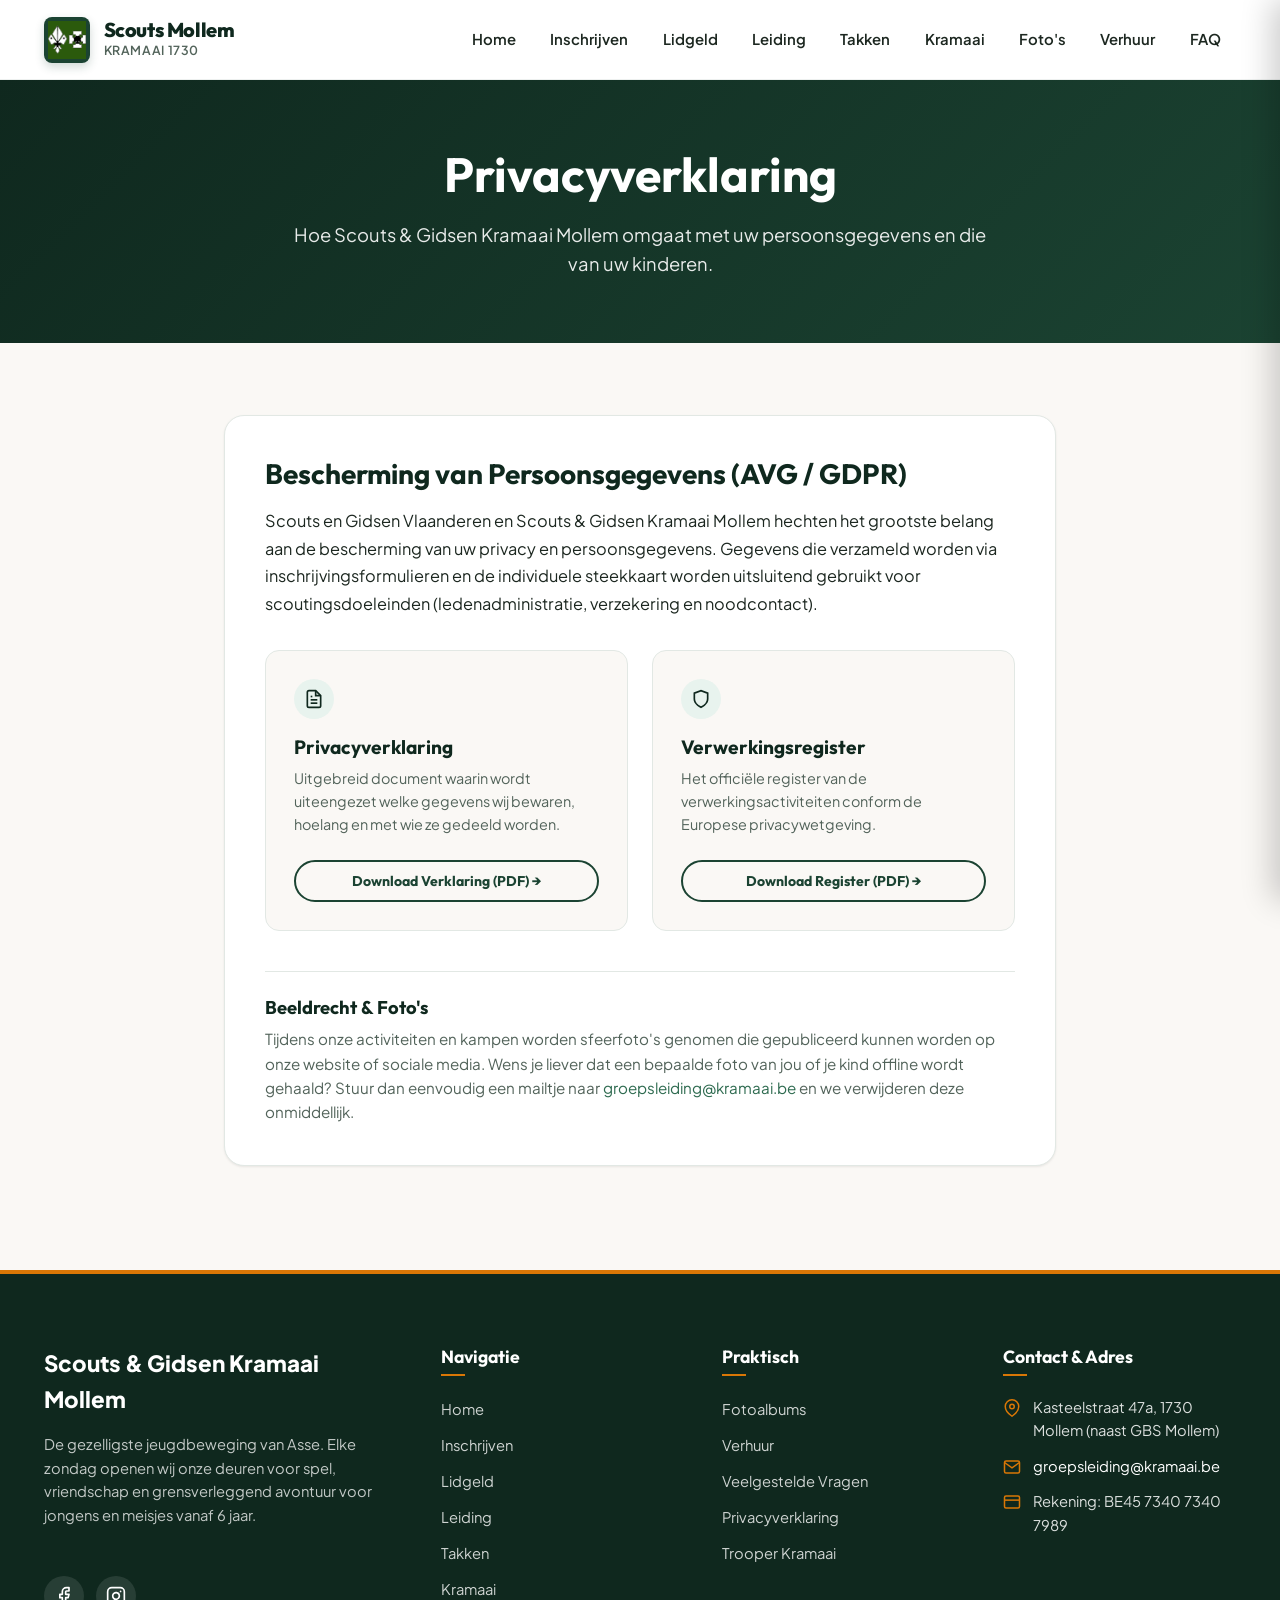
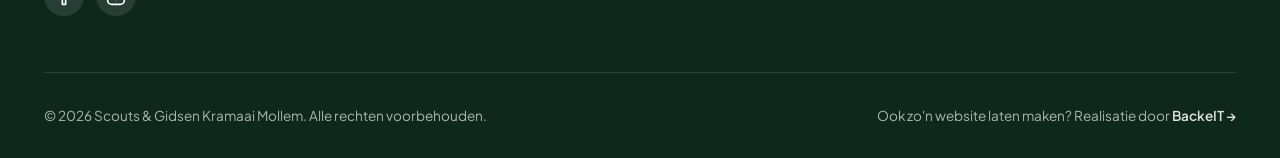
<file: privacy.html>
<!DOCTYPE html>
<html lang="nl">

<head>
  <meta charset="UTF-8" />
  <meta name="viewport" content="width=device-width, initial-scale=1.0" />
  <title>Privacybeleid | Scouts & Gidsen Kramaai Mollem</title>
  <meta name="description"
    content="Privacyverklaring en verwerkingsregister van Scouts & Gidsen Kramaai Mollem conform de AVG/GDPR richtlijnen van Scouts en Gidsen Vlaanderen." />
  <link rel="icon" type="image/png" href="assets/images/brand/favicon.png" />
  <link rel="stylesheet" href="assets/css/style.css" />
  <script src="assets/js/components.js"></script>
</head>

<body>

  <!-- Navigatie Component -->
  <site-header></site-header>

  <main>
    <!-- Banner -->
    <section class="section"
      style="background: linear-gradient(135deg, var(--color-primary-dark), var(--color-primary)); color:#ffffff; padding: 4rem 0;">
      <div class="container" style="text-align:center;">
        <h1 class="page-banner-title">Privacyverklaring</h1>
        <p style="font-size:1.15rem; color:rgba(255,255,255,0.9); max-width:700px; margin:0 auto;">
          Hoe Scouts & Gidsen Kramaai Mollem omgaat met uw persoonsgegevens en die van uw kinderen.
        </p>
      </div>
    </section>

    <!-- Privacy Inhoud -->
    <section class="section">
      <div class="container" style="max-width:880px;">

        <div class="card privacy-card">
          <h2 style="font-size:1.75rem; color:var(--color-primary-dark); margin-bottom:1rem;">Bescherming van
            Persoonsgegevens (AVG / GDPR)</h2>
          <p style="font-size:1.02rem; line-height:1.7; color:var(--color-text-main); margin-bottom:1.5rem;">
            Scouts en Gidsen Vlaanderen en Scouts & Gidsen Kramaai Mollem hechten het grootste belang aan de bescherming
            van uw privacy en persoonsgegevens. Gegevens die verzameld worden via inschrijvingsformulieren en de
            individuele steekkaart worden uitsluitend gebruikt voor scoutingsdoeleinden (ledenadministratie, verzekering
            en noodcontact).
          </p>

          <div
            style="display:grid; grid-template-columns:repeat(auto-fit, minmax(280px, 1fr)); gap:1.5rem; margin-top:2rem;">

            <div
              style="background:var(--color-warm-bg); border-radius:var(--radius-md); padding:1.75rem; border:1px solid var(--color-border); display:flex; flex-direction:column; justify-content:space-between;">
              <div>
                <div
                  style="width:40px; height:40px; border-radius:50%; background:var(--color-primary-subtle); display:flex; align-items:center; justify-content:center; color:var(--color-primary-dark); margin-bottom:1rem;">
                  <svg width="20" height="20" viewBox="0 0 24 24" fill="none" stroke="currentColor" stroke-width="2">
                    <path d="M14 2H6a2 2 0 0 0-2 2v16a2 2 0 0 0 2 2h12a2 2 0 0 0 2-2V8z"></path>
                    <polyline points="14 2 14 8 20 8"></polyline>
                    <line x1="16" y1="13" x2="8" y2="13"></line>
                    <line x1="16" y1="17" x2="8" y2="17"></line>
                    <polyline points="10 9 9 9 8 9"></polyline>
                  </svg>
                </div>
                <h4 style="font-size:1.2rem; color:var(--color-primary-dark); margin-bottom:0.5rem;">Privacyverklaring
                </h4>
                <p style="font-size:0.9rem; color:var(--color-text-muted); margin-bottom:1.5rem;">
                  Uitgebreid document waarin wordt uiteengezet welke gegevens wij bewaren, hoelang en met wie ze gedeeld
                  worden.
                </p>
              </div>
              <a href="https://kramaai.be/downloads/Privacyverklaring-Scouts-en-Gidsen-Kramaai-Mollem.pdf"
                target="_blank" rel="noopener noreferrer" class="btn btn-outline btn-sm">
                Download Verklaring (PDF) &rarr;
              </a>
            </div>

            <div
              style="background:var(--color-warm-bg); border-radius:var(--radius-md); padding:1.75rem; border:1px solid var(--color-border); display:flex; flex-direction:column; justify-content:space-between;">
              <div>
                <div
                  style="width:40px; height:40px; border-radius:50%; background:var(--color-primary-subtle); display:flex; align-items:center; justify-content:center; color:var(--color-primary-dark); margin-bottom:1rem;">
                  <svg width="20" height="20" viewBox="0 0 24 24" fill="none" stroke="currentColor" stroke-width="2">
                    <path d="M12 22s8-4 8-10V5l-8-3-8 3v7c0 6 8 10 8 10z"></path>
                  </svg>
                </div>
                <h4 style="font-size:1.2rem; color:var(--color-primary-dark); margin-bottom:0.5rem;">Verwerkingsregister
                </h4>
                <p style="font-size:0.9rem; color:var(--color-text-muted); margin-bottom:1.5rem;">
                  Het officiële register van de verwerkingsactiviteiten conform de Europese privacywetgeving.
                </p>
              </div>
              <a href="https://kramaai.be/downloads/Verwerkingsregister-Scouts-en-Gidsen-Kramaai-Mollem.pdf"
                target="_blank" rel="noopener noreferrer" class="btn btn-outline btn-sm">
                Download Register (PDF) &rarr;
              </a>
            </div>

          </div>

          <div style="margin-top:2.5rem; padding-top:1.5rem; border-top:1px solid var(--color-border);">
            <h4 style="font-size:1.15rem; color:var(--color-primary-dark); margin-bottom:0.5rem;">Beeldrecht & Foto's
            </h4>
            <p style="font-size:0.95rem; color:var(--color-text-muted); line-height:1.6;">
              Tijdens onze activiteiten en kampen worden sfeerfoto's genomen die gepubliceerd kunnen worden op onze
              website of sociale media. Wens je liever dat een bepaalde foto van jou of je kind offline wordt gehaald?
              Stuur dan eenvoudig een mailtje naar <a
                href="mailto:groepsleiding@kramaai.be">groepsleiding@kramaai.be</a> en we verwijderen deze onmiddellijk.
            </p>
          </div>
        </div>

      </div>
    </section>
  </main>

  <!-- Footer Component -->
  <site-footer></site-footer>

  <script src="assets/js/data.js"></script>
  <script src="assets/js/main.js"></script>
</body>

</html>
</file>
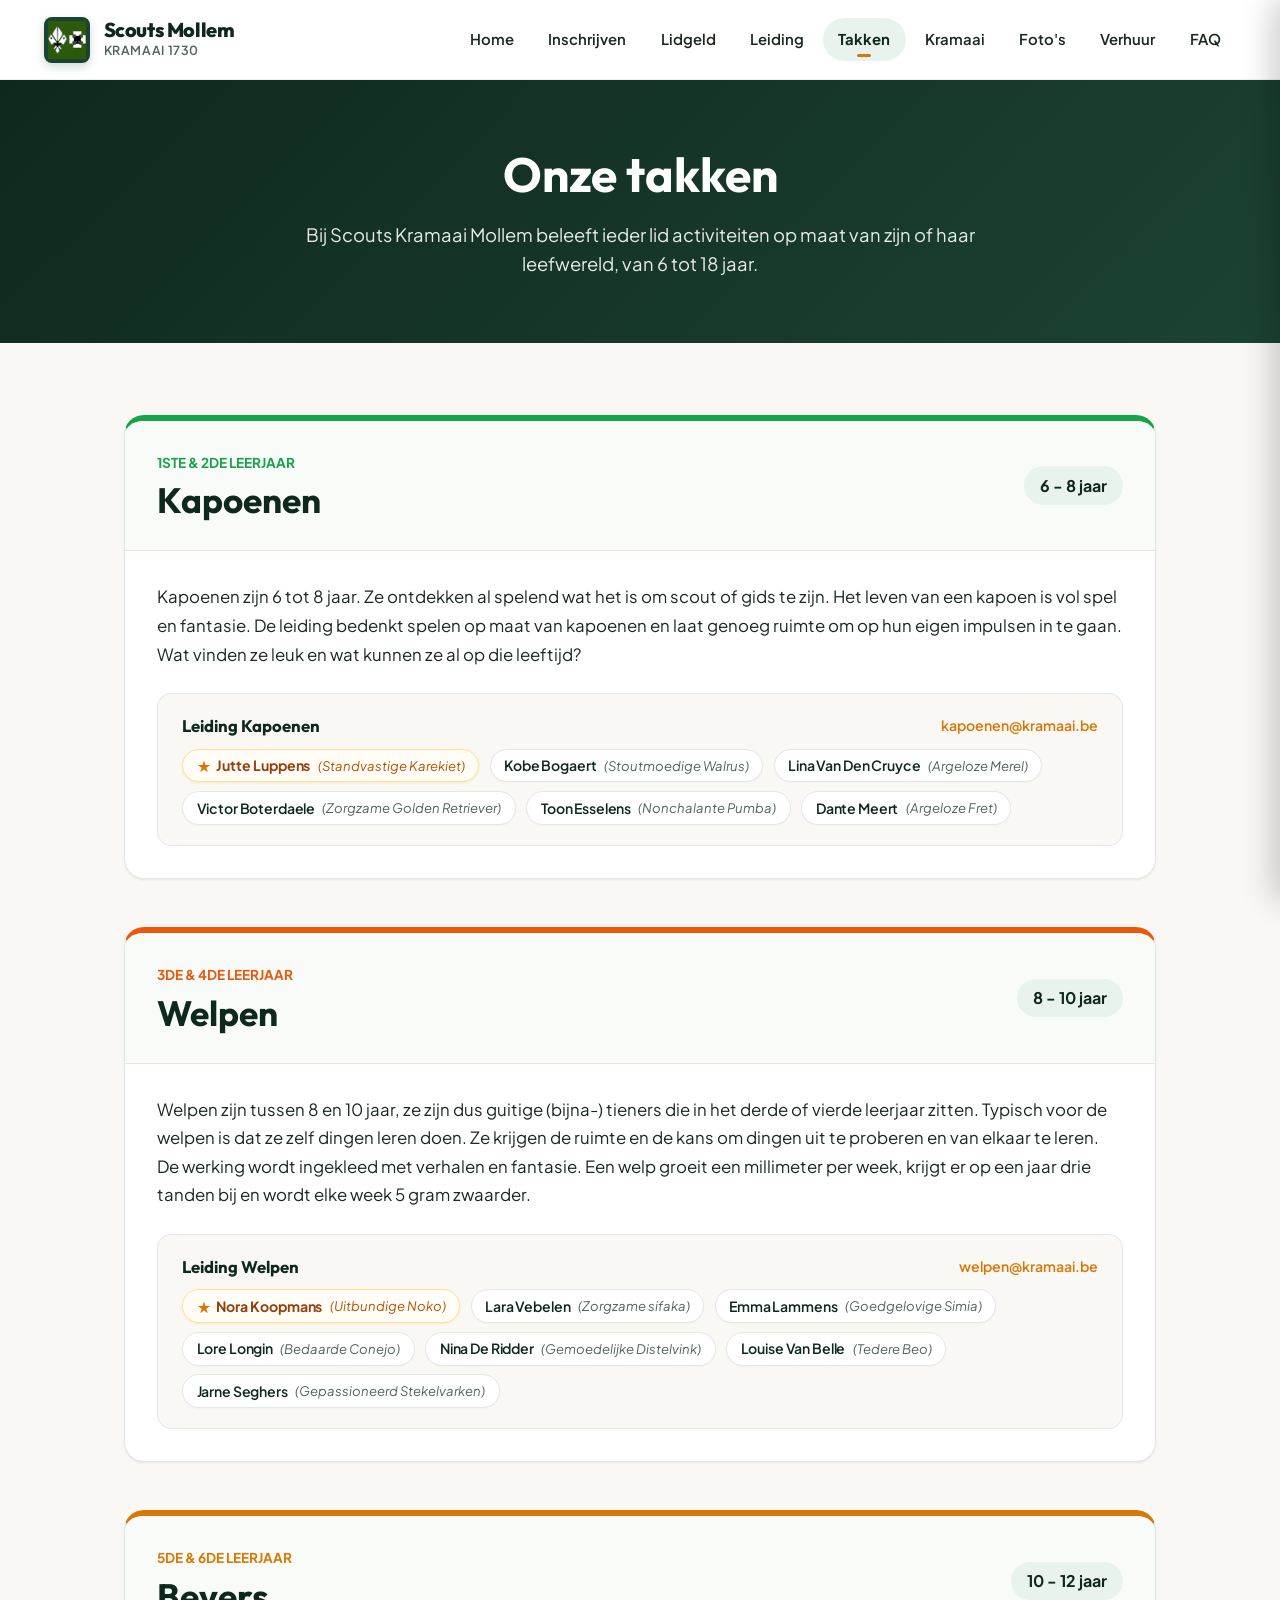
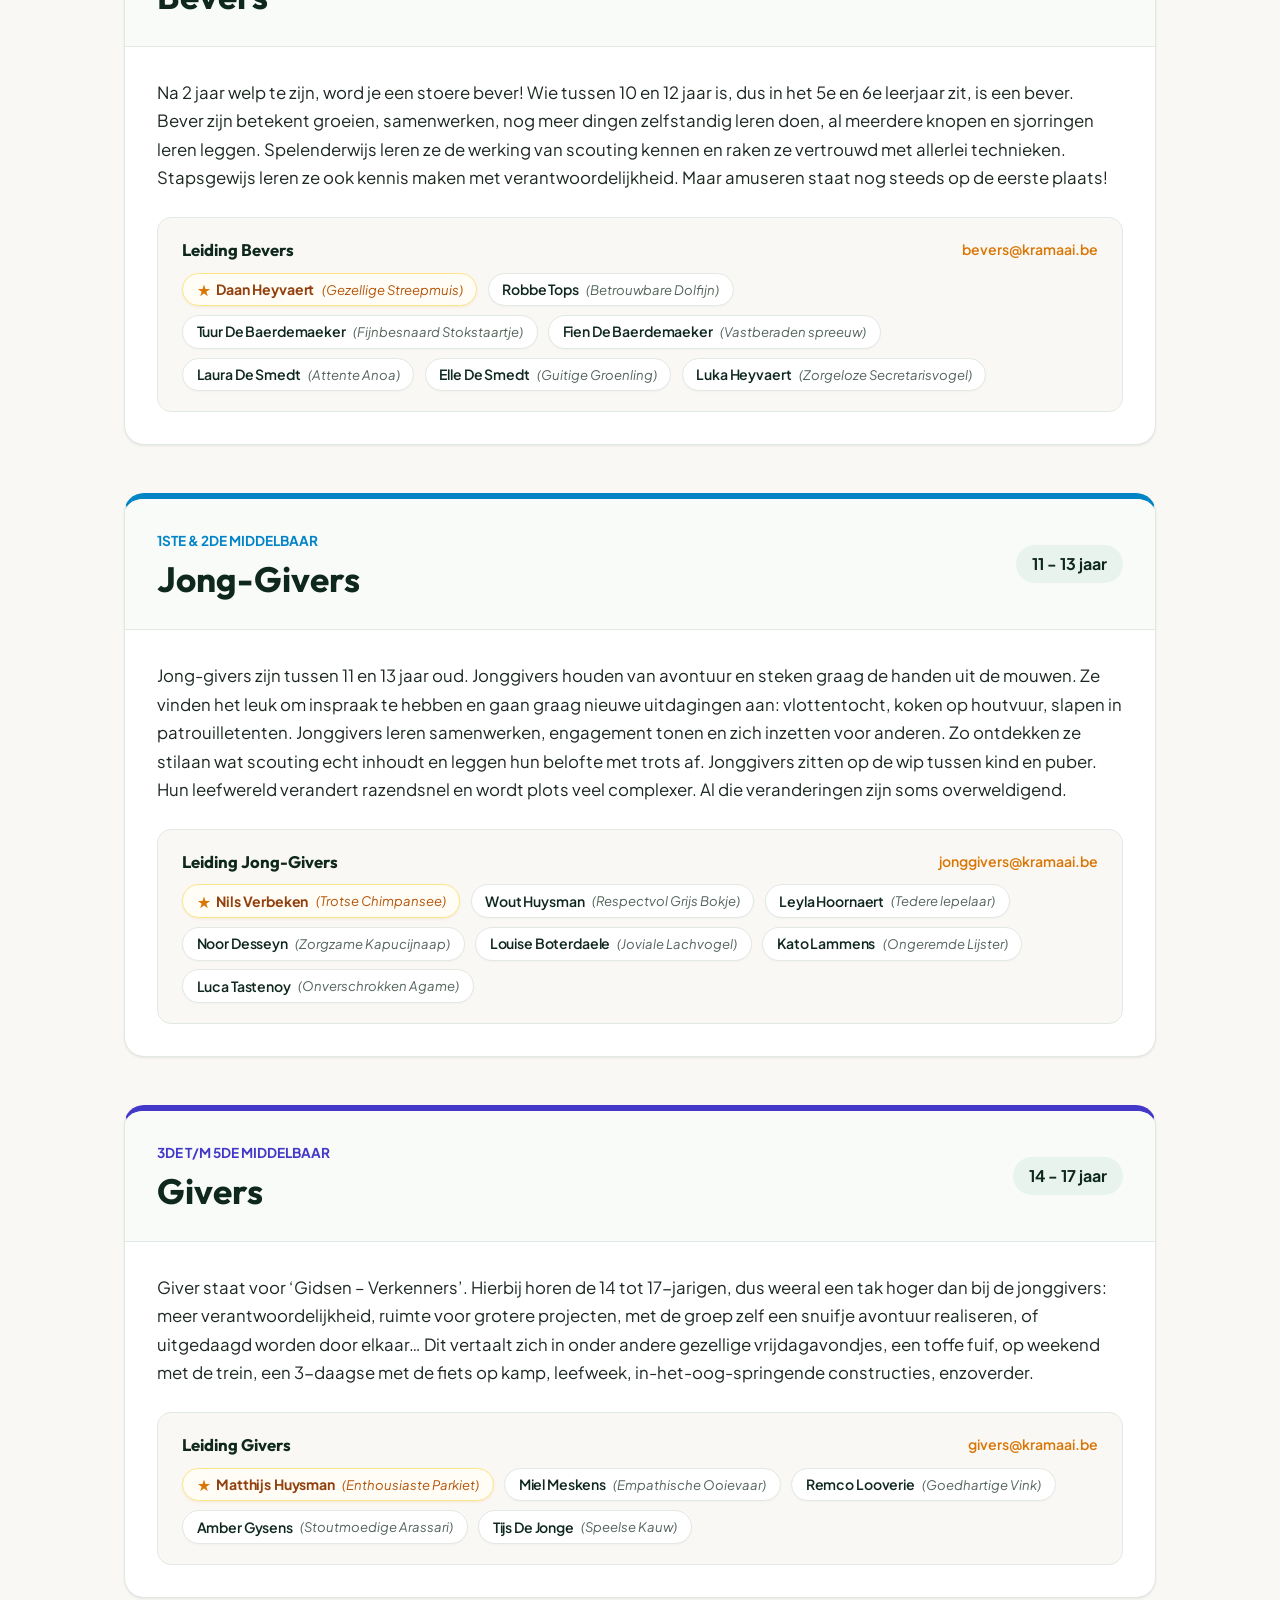
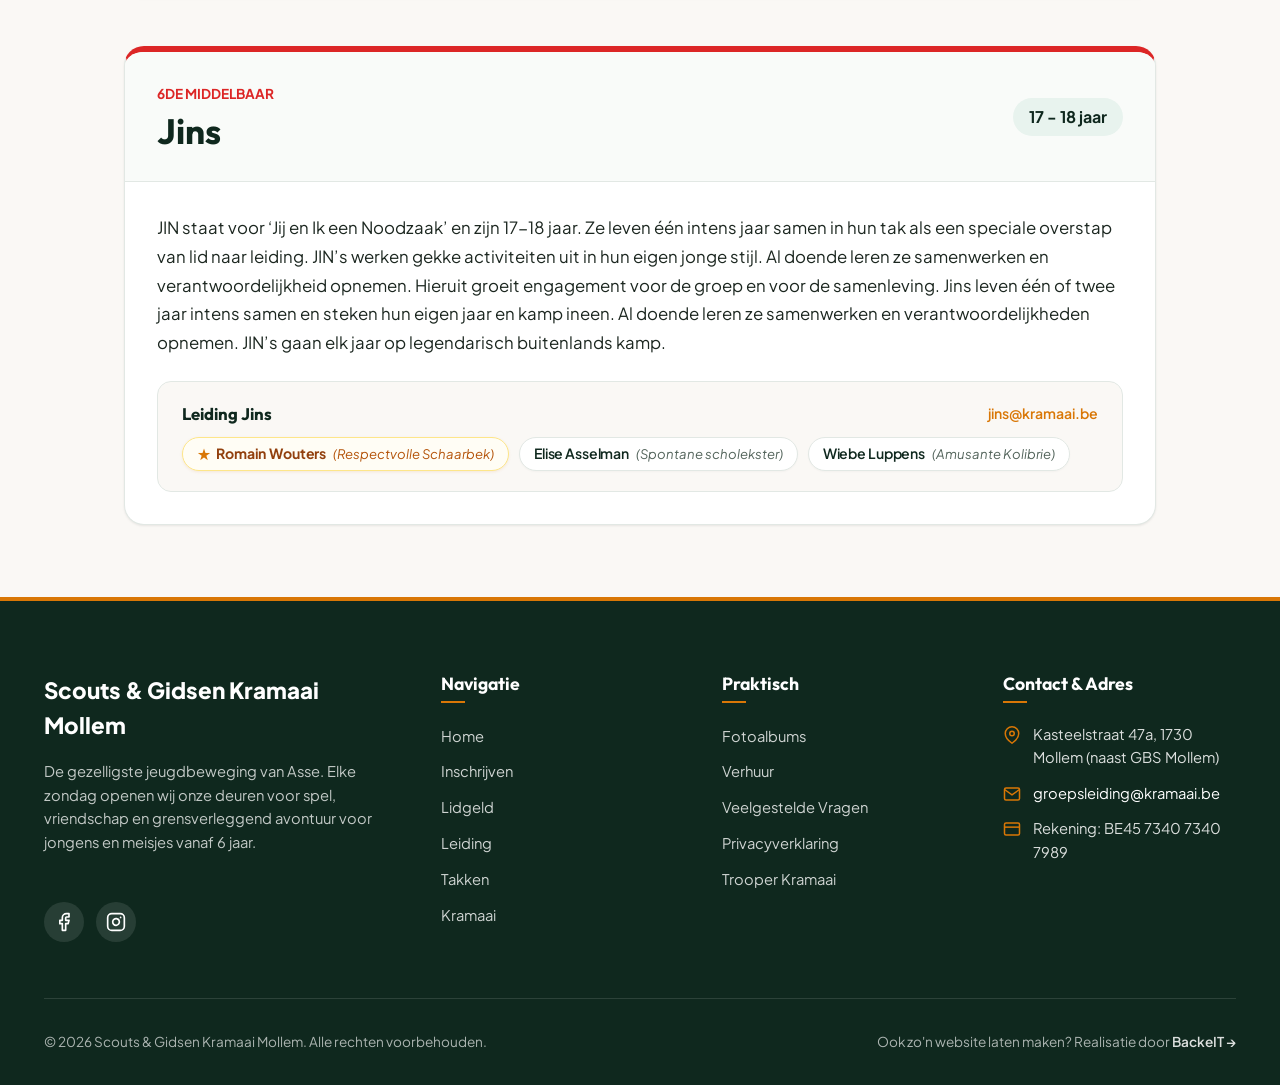
<file: takken.html>
<!DOCTYPE html>
<html lang="nl">

<head>
  <meta charset="UTF-8" />
  <meta name="viewport" content="width=device-width, initial-scale=1.0" />
  <title>Onze Takken | Scouts & Gidsen Kramaai Mollem</title>
  <meta name="description"
    content="Ontdek de takken van Scouts & Gidsen Kramaai Mollem: Kapoenen, Welpen, Bevers, Jong-Givers, Givers en Jins. Leeftijdsgroepen, activiteiten en leiding." />
  <link rel="icon" type="image/png" href="assets/images/brand/favicon.png" />
  <link rel="stylesheet" href="assets/css/style.css" />
  <script src="assets/js/components.js"></script>
</head>

<body>

  <!-- Navigatie Component -->
  <site-header></site-header>

  <main>
    <!-- Banner -->
    <section class="section"
      style="background: linear-gradient(135deg, var(--color-primary-dark), var(--color-primary)); color:#ffffff; padding: 4rem 0;">
      <div class="container" style="text-align:center;">
        <h1 style="font-size:3rem; color:#ffffff; margin-bottom:1rem;">Onze takken</h1>
        <p style="font-size:1.15rem; color:rgba(255,255,255,0.9); max-width:700px; margin:0 auto;">
          Bij Scouts Kramaai Mollem beleeft ieder lid activiteiten op maat van zijn of haar leefwereld, van 6 tot 18
          jaar.
        </p>
      </div>
    </section>

    <!-- Takken Detail Sectie -->
    <section class="section">
      <div class="container" style="max-width:1080px; display:flex; flex-direction:column; gap:3rem;">

        <!-- Kapoenen -->
        <article class="card" id="kapoenen"
          style="padding:0; overflow:hidden; border-top:6px solid var(--tak-kapoenen);">
          <div
            style="background:var(--color-surface-hover); padding:1.75rem 2rem; border-bottom:1px solid var(--color-border); display:flex; flex-wrap:wrap; justify-content:space-between; align-items:center; gap:1rem;">
            <div>
              <span
                style="font-size:0.85rem; font-weight:700; color:var(--tak-kapoenen); text-transform:uppercase;">1ste &
                2de leerjaar</span>
              <h2 style="font-size:2.2rem; color:var(--color-primary-dark); margin-top:0.25rem;">Kapoenen</h2>
            </div>
            <span
              style="background:var(--color-primary-subtle); color:var(--color-primary-dark); padding:0.4rem 1rem; border-radius:var(--radius-full); font-weight:700;">6
              - 8 jaar</span>
          </div>
          <div class="tak-card-body">
            <p style="font-size:1.05rem; line-height:1.7; margin-bottom:1.5rem;">
              Kapoenen zijn 6 tot 8 jaar. Ze ontdekken al spelend wat het is om scout of gids te zijn. Het leven van een
              kapoen is vol spel en fantasie. De leiding bedenkt spelen op maat van kapoenen en laat genoeg ruimte om op
              hun eigen impulsen in te gaan. Wat vinden ze leuk en wat kunnen ze al op die leeftijd?
            </p>
            <div class="tak-leaders-box">
              <div
                style="display:flex; justify-content:space-between; align-items:center; flex-wrap:wrap; gap:0.5rem; margin-bottom:0.75rem;">
                <h4 style="font-size:1.05rem; color:var(--color-primary-dark);">Leiding Kapoenen</h4>
                <a href="mailto:kapoenen@kramaai.be"
                  style="font-size:0.88rem; font-weight:600; color:var(--color-accent);">kapoenen@kramaai.be</a>
              </div>
              <div class="tak-leaders-list">
				<p>De Kapoenenleiding voor dit jaar wordt bekendgemaakt op onze diavond.</p>
              </div>
            </div>
          </div>
        </article>

        <!-- Welpen -->
        <article class="card" id="welpen" style="padding:0; overflow:hidden; border-top:6px solid var(--tak-welpen);">
          <div
            style="background:var(--color-surface-hover); padding:1.75rem 2rem; border-bottom:1px solid var(--color-border); display:flex; flex-wrap:wrap; justify-content:space-between; align-items:center; gap:1rem;">
            <div>
              <span style="font-size:0.85rem; font-weight:700; color:var(--tak-welpen); text-transform:uppercase;">3de &
                4de leerjaar</span>
              <h2 style="font-size:2.2rem; color:var(--color-primary-dark); margin-top:0.25rem;">Welpen</h2>
            </div>
            <span
              style="background:var(--color-primary-subtle); color:var(--color-primary-dark); padding:0.4rem 1rem; border-radius:var(--radius-full); font-weight:700;">8
              - 10 jaar</span>
          </div>
          <div class="tak-card-body">
            <p style="font-size:1.05rem; line-height:1.7; margin-bottom:1.5rem;">
              Welpen zijn tussen 8 en 10 jaar, ze zijn dus guitige (bijna-) tieners die in het derde of vierde leerjaar
              zitten. Typisch voor de welpen is dat ze zelf dingen leren doen. Ze krijgen de ruimte en de kans om dingen
              uit te proberen en van elkaar te leren. De werking wordt ingekleed met verhalen en fantasie. Een welp
              groeit een millimeter per week, krijgt er op een jaar drie tanden bij en wordt elke week 5 gram zwaarder.
            </p>
            <div class="tak-leaders-box">
              <div
                style="display:flex; justify-content:space-between; align-items:center; flex-wrap:wrap; gap:0.5rem; margin-bottom:0.75rem;">
                <h4 style="font-size:1.05rem; color:var(--color-primary-dark);">Leiding Welpen</h4>
                <a href="mailto:welpen@kramaai.be"
                  style="font-size:0.88rem; font-weight:600; color:var(--color-accent);">welpen@kramaai.be</a>
              </div>
              <div class="tak-leaders-list">
				<p>De Welpenleiding voor dit jaar wordt bekendgemaakt op onze diavond.</p>
              </div>
            </div>
          </div>
        </article>

        <!-- Bevers -->
        <article class="card" id="bevers" style="padding:0; overflow:hidden; border-top:6px solid var(--tak-bevers);">
          <div
            style="background:var(--color-surface-hover); padding:1.75rem 2rem; border-bottom:1px solid var(--color-border); display:flex; flex-wrap:wrap; justify-content:space-between; align-items:center; gap:1rem;">
            <div>
              <span style="font-size:0.85rem; font-weight:700; color:var(--tak-bevers); text-transform:uppercase;">5de &
                6de leerjaar</span>
              <h2 style="font-size:2.2rem; color:var(--color-primary-dark); margin-top:0.25rem;">Bevers</h2>
            </div>
            <span
              style="background:var(--color-primary-subtle); color:var(--color-primary-dark); padding:0.4rem 1rem; border-radius:var(--radius-full); font-weight:700;">10
              - 12 jaar</span>
          </div>
          <div class="tak-card-body">
            <p style="font-size:1.05rem; line-height:1.7; margin-bottom:1.5rem;">
              Na 2 jaar welp te zijn, word je een stoere bever! Wie tussen 10 en 12 jaar is, dus in het 5e en 6e
              leerjaar zit, is een bever. Bever zijn betekent groeien, samenwerken, nog meer dingen zelfstandig leren
              doen, al meerdere knopen en sjorringen leren leggen. Spelenderwijs leren ze de werking van scouting kennen
              en raken ze vertrouwd met allerlei technieken. Stapsgewijs leren ze ook kennis maken met
              verantwoordelijkheid. Maar amuseren staat nog steeds op de eerste plaats!
            </p>
            <div class="tak-leaders-box">
              <div
                style="display:flex; justify-content:space-between; align-items:center; flex-wrap:wrap; gap:0.5rem; margin-bottom:0.75rem;">
                <h4 style="font-size:1.05rem; color:var(--color-primary-dark);">Leiding Bevers</h4>
                <a href="mailto:bevers@kramaai.be"
                  style="font-size:0.88rem; font-weight:600; color:var(--color-accent);">bevers@kramaai.be</a>
              </div>
              <div class="tak-leaders-list">
				<p>De Beversleiding voor dit jaar wordt bekendgemaakt op onze diavond.</p>
              </div>
            </div>
          </div>
        </article>

        <!-- Jong-Givers -->
        <article class="card" id="jonggivers"
          style="padding:0; overflow:hidden; border-top:6px solid var(--tak-jonggivers);">
          <div
            style="background:var(--color-surface-hover); padding:1.75rem 2rem; border-bottom:1px solid var(--color-border); display:flex; flex-wrap:wrap; justify-content:space-between; align-items:center; gap:1rem;">
            <div>
              <span
                style="font-size:0.85rem; font-weight:700; color:var(--tak-jonggivers); text-transform:uppercase;">1ste
                & 2de middelbaar</span>
              <h2 style="font-size:2.2rem; color:var(--color-primary-dark); margin-top:0.25rem;">Jong-Givers</h2>
            </div>
            <span
              style="background:var(--color-primary-subtle); color:var(--color-primary-dark); padding:0.4rem 1rem; border-radius:var(--radius-full); font-weight:700;">11
              - 13 jaar</span>
          </div>
          <div class="tak-card-body">
            <p style="font-size:1.05rem; line-height:1.7; margin-bottom:1.5rem;">
              Jong-givers zijn tussen 11 en 13 jaar oud. Jonggivers houden van avontuur en steken graag de handen uit de
              mouwen. Ze vinden het leuk om inspraak te hebben en gaan graag nieuwe uitdagingen aan: vlottentocht, koken
              op houtvuur, slapen in patrouilletenten. Jonggivers leren samenwerken, engagement tonen en zich inzetten
              voor anderen. Zo ontdekken ze stilaan wat scouting echt inhoudt en leggen hun belofte met trots af.
              Jonggivers zitten op de wip tussen kind en puber. Hun leefwereld verandert razendsnel en wordt plots veel
              complexer. Al die veranderingen zijn soms overweldigend.
            </p>
            <div class="tak-leaders-box">
              <div
                style="display:flex; justify-content:space-between; align-items:center; flex-wrap:wrap; gap:0.5rem; margin-bottom:0.75rem;">
                <h4 style="font-size:1.05rem; color:var(--color-primary-dark);">Leiding Jong-Givers</h4>
                <a href="mailto:jonggivers@kramaai.be"
                  style="font-size:0.88rem; font-weight:600; color:var(--color-accent);">jonggivers@kramaai.be</a>
              </div>
              <div class="tak-leaders-list">
				<p>De Jong-giverleiding voor dit jaar wordt bekendgemaakt op onze diavond.</p>
              </div>
            </div>
          </div>
        </article>

        <!-- Givers -->
        <article class="card" id="givers" style="padding:0; overflow:hidden; border-top:6px solid var(--tak-givers);">
          <div
            style="background:var(--color-surface-hover); padding:1.75rem 2rem; border-bottom:1px solid var(--color-border); display:flex; flex-wrap:wrap; justify-content:space-between; align-items:center; gap:1rem;">
            <div>
              <span style="font-size:0.85rem; font-weight:700; color:var(--tak-givers); text-transform:uppercase;">3de
                t/m 5de middelbaar</span>
              <h2 style="font-size:2.2rem; color:var(--color-primary-dark); margin-top:0.25rem;">Givers</h2>
            </div>
            <span
              style="background:var(--color-primary-subtle); color:var(--color-primary-dark); padding:0.4rem 1rem; border-radius:var(--radius-full); font-weight:700;">14
              - 17 jaar</span>
          </div>
          <div class="tak-card-body">
            <p style="font-size:1.05rem; line-height:1.7; margin-bottom:1.5rem;">
              Giver staat voor ‘Gidsen – Verkenners’. Hierbij horen de 14 tot 17-jarigen, dus weeral een tak hoger dan
              bij de jonggivers: meer verantwoordelijkheid, ruimte voor grotere projecten, met de groep zelf een snuifje
              avontuur realiseren, of uitgedaagd worden door elkaar… Dit vertaalt zich in onder andere gezellige
              vrijdagavondjes, een toffe fuif, op weekend met de trein, een 3-daagse met de fiets op kamp, leefweek,
              in-het-oog-springende constructies, enzoverder.
            </p>
            <div class="tak-leaders-box">
              <div
                style="display:flex; justify-content:space-between; align-items:center; flex-wrap:wrap; gap:0.5rem; margin-bottom:0.75rem;">
                <h4 style="font-size:1.05rem; color:var(--color-primary-dark);">Leiding Givers</h4>
                <a href="mailto:givers@kramaai.be"
                  style="font-size:0.88rem; font-weight:600; color:var(--color-accent);">givers@kramaai.be</a>
              </div>
              <div class="tak-leaders-list">
				<p>De Giverleiding voor dit jaar wordt bekendgemaakt op onze diavond.</p>
              </div>
            </div>
          </div>
        </article>

        <!-- Jins -->
        <article class="card" id="jins" style="padding:0; overflow:hidden; border-top:6px solid var(--tak-jins);">
          <div
            style="background:var(--color-surface-hover); padding:1.75rem 2rem; border-bottom:1px solid var(--color-border); display:flex; flex-wrap:wrap; justify-content:space-between; align-items:center; gap:1rem;">
            <div>
              <span style="font-size:0.85rem; font-weight:700; color:var(--tak-jins); text-transform:uppercase;">6de
                middelbaar</span>
              <h2 style="font-size:2.2rem; color:var(--color-primary-dark); margin-top:0.25rem;">Jins</h2>
            </div>
            <span
              style="background:var(--color-primary-subtle); color:var(--color-primary-dark); padding:0.4rem 1rem; border-radius:var(--radius-full); font-weight:700;">17
              - 18 jaar</span>
          </div>
          <div class="tak-card-body">
            <p style="font-size:1.05rem; line-height:1.7; margin-bottom:1.5rem;">
              JIN staat voor ‘Jij en Ik een Noodzaak’ en zijn 17-18 jaar. Ze leven één intens jaar samen in hun tak als
              een speciale overstap van lid naar leiding. JIN’s werken gekke activiteiten uit in hun eigen jonge stijl.
              Al doende leren ze samenwerken en verantwoordelijkheid opnemen. Hieruit groeit engagement voor de groep en
              voor de samenleving. Jins leven één of twee jaar intens samen en steken hun eigen jaar en kamp ineen. Al
              doende leren ze samenwerken en verantwoordelijkheden opnemen. JIN’s gaan elk jaar op legendarisch
              buitenlands kamp.
            </p>
            <div class="tak-leaders-box">
              <div
                style="display:flex; justify-content:space-between; align-items:center; flex-wrap:wrap; gap:0.5rem; margin-bottom:0.75rem;">
                <h4 style="font-size:1.05rem; color:var(--color-primary-dark);">Leiding Jins</h4>
                <a href="mailto:jins@kramaai.be"
                  style="font-size:0.88rem; font-weight:600; color:var(--color-accent);">jins@kramaai.be</a>
              </div>
              <div class="tak-leaders-list">
				<p>De Jinleiding voor dit jaar wordt bekendgemaakt op onze diavond.</p>
              </div>
            </div>
          </div>
        </article>

      </div>
    </section>
  </main>

  <!-- Footer Component -->
  <site-footer></site-footer>

  <script src="assets/js/data.js"></script>
  <script src="assets/js/main.js"></script>
</body>

</html>
</file>
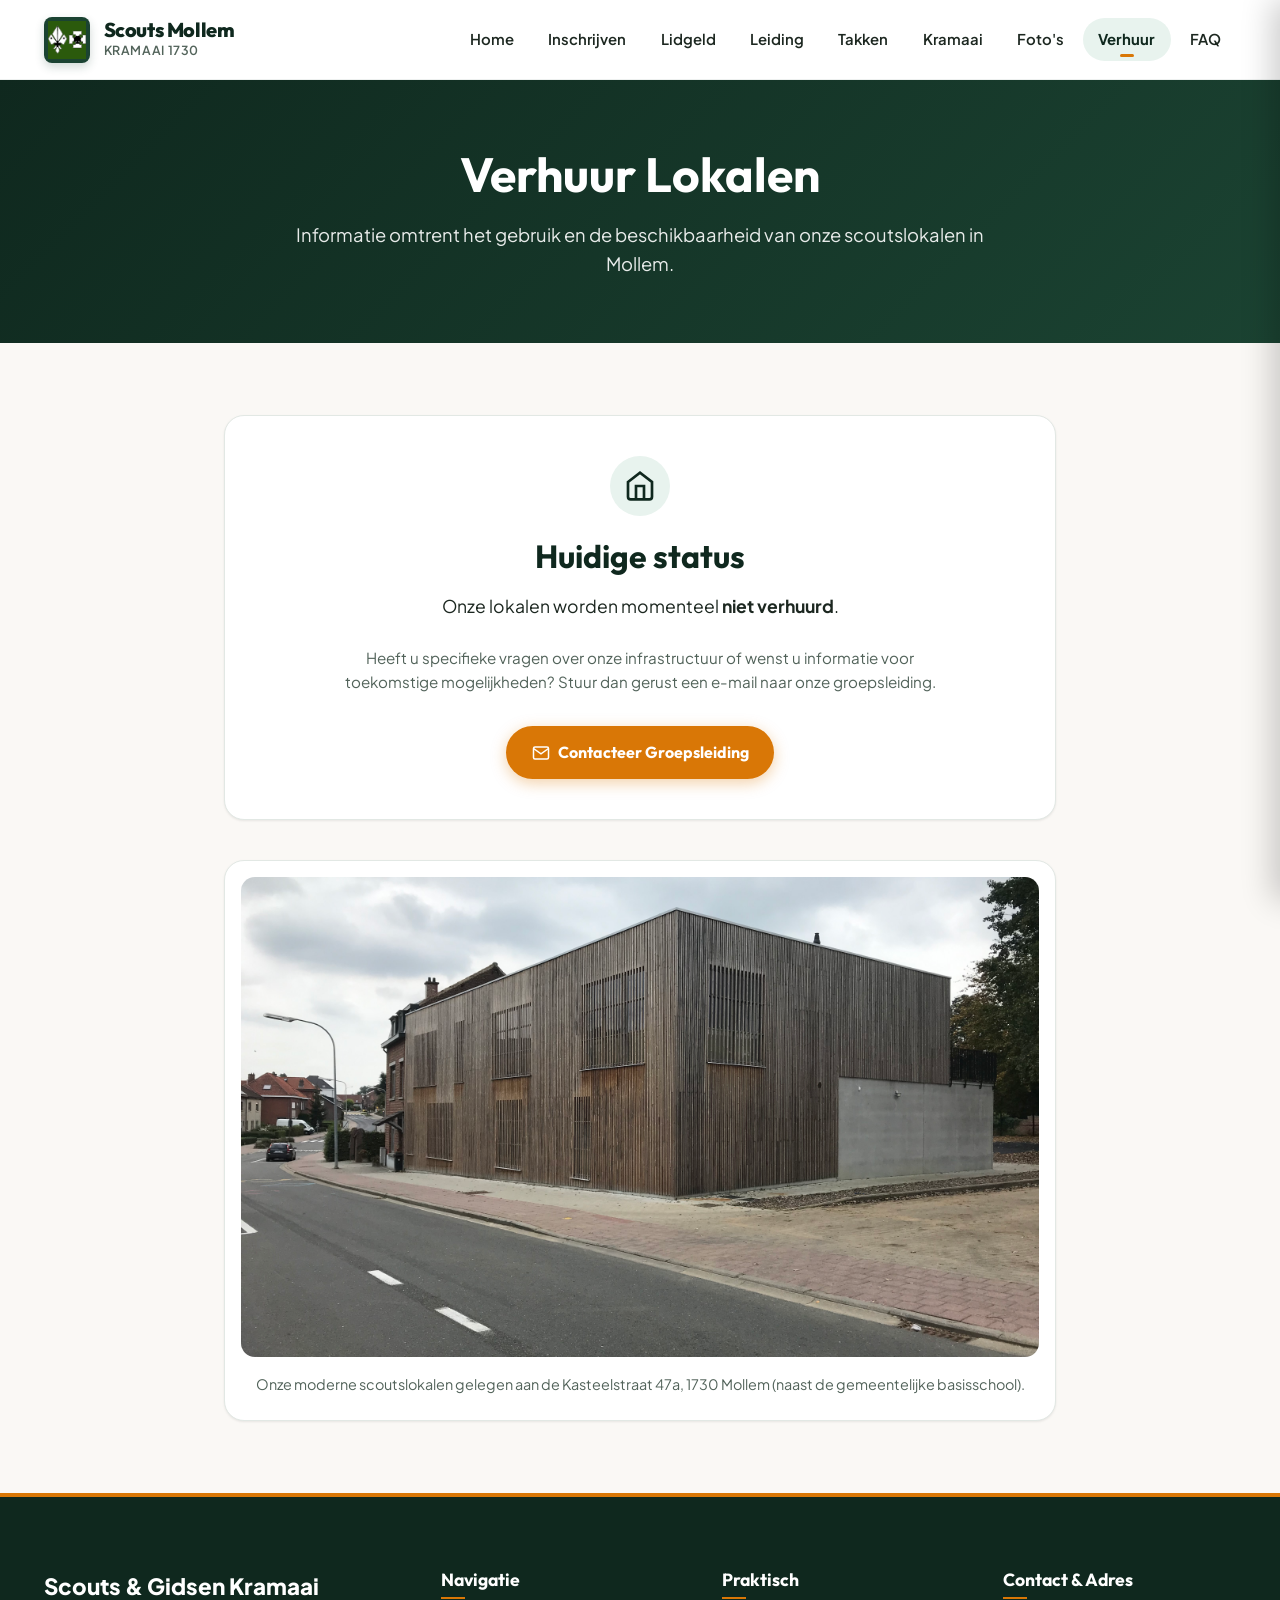
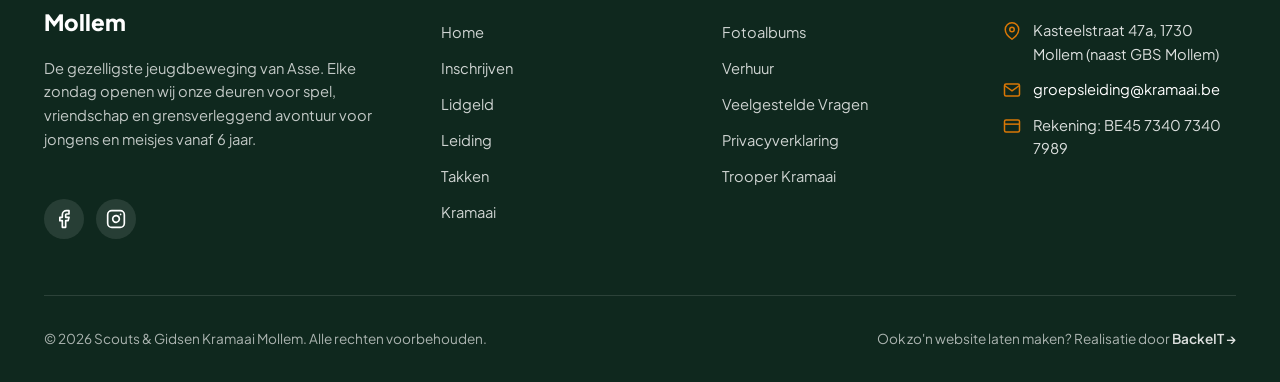
<file: verhuur.html>
<!DOCTYPE html>
<html lang="nl">

<head>
  <meta charset="UTF-8" />
  <meta name="viewport" content="width=device-width, initial-scale=1.0" />
  <title>Verhuur Lokalen | Scouts & Gidsen Kramaai Mollem</title>
  <meta name="description"
    content="Informatie over het verhuur van de lokalen van Scouts & Gidsen Kramaai Mollem in Kasteelstraat 47a, Mollem." />
  <link rel="icon" type="image/png" href="assets/images/brand/favicon.png" />
  <link rel="stylesheet" href="assets/css/style.css" />
  <script src="assets/js/components.js"></script>
</head>

<body>

  <!-- Navigatie Component -->
  <site-header></site-header>

  <main>
    <!-- Banner -->
    <section class="section"
      style="background: linear-gradient(135deg, var(--color-primary-dark), var(--color-primary)); color:#ffffff; padding: 4rem 0;">
      <div class="container" style="text-align:center;">
        <h1 style="font-size:3rem; color:#ffffff; margin-bottom:1rem;">Verhuur Lokalen</h1>
        <p style="font-size:1.15rem; color:rgba(255,255,255,0.9); max-width:700px; margin:0 auto;">
          Informatie omtrent het gebruik en de beschikbaarheid van onze scoutslokalen in Mollem.
        </p>
      </div>
    </section>

    <!-- Verhuur Detail Content -->
    <section class="section">
      <div class="container" style="max-width:880px;">

        <div class="card verhuur-status-card">
          <div
            style="width:60px; height:60px; border-radius:50%; background:var(--color-primary-subtle); display:flex; align-items:center; justify-content:center; margin:0 auto 1.25rem; color:var(--color-primary-dark);">
            <svg width="32" height="32" viewBox="0 0 24 24" fill="none" stroke="currentColor" stroke-width="2">
              <path d="M3 9l9-7 9 7v11a2 2 0 0 1-2 2H5a2 2 0 0 1-2-2z"></path>
              <polyline points="9 22 9 12 15 12 15 22"></polyline>
            </svg>
          </div>
          <h2 style="font-size:2rem; color:var(--color-primary-dark); margin-bottom:1rem;">Huidige status</h2>
          <p
            style="font-size:1.1rem; color:var(--color-text-main); line-height:1.7; max-width:680px; margin:0 auto 1.5rem;">
			Onze lokalen worden momenteel <strong>niet verhuurd</strong>.
          </p>
          <p style="font-size:0.95rem; color:var(--color-text-muted); max-width:600px; margin:0 auto 2rem;">
            Heeft u specifieke vragen over onze infrastructuur of wenst u informatie voor toekomstige mogelijkheden?
            Stuur dan gerust een e-mail naar onze groepsleiding.
          </p>

          <a href="mailto:groepsleiding@kramaai.be" class="btn btn-primary">
            <svg width="18" height="18" viewBox="0 0 24 24" fill="none" stroke="currentColor" stroke-width="2">
              <path d="M4 4h16c1.1 0 2 .9 2 2v12c0 1.1-.9 2-2 2H4c-1.1 0-2-.9-2-2V6c0-1.1.9-2 2-2z"></path>
              <polyline points="22,6 12,13 2,6"></polyline>
            </svg>
            Contacteer Groepsleiding
          </a>
        </div>

        <!-- Foto van het lokaal -->
        <div class="card" style="padding:1rem; overflow:hidden;">
          <img src="assets/images/hero/lokaal.jpg" alt="Scoutslokalen Kramaai Mollem"
            style="border-radius:var(--radius-md); width:100%; height:auto; max-height:480px; object-fit:cover;" />
          <div style="padding:1rem 0.5rem 0.5rem; text-align:center; font-size:0.9rem; color:var(--color-text-muted);">
            Onze moderne scoutslokalen gelegen aan de Kasteelstraat 47a, 1730 Mollem (naast de gemeentelijke
            basisschool).
          </div>
        </div>

      </div>
    </section>
  </main>

  <!-- Footer Component -->
  <site-footer></site-footer>

  <script src="assets/js/data.js"></script>
  <script src="assets/js/main.js"></script>
</body>

</html>
</file>
<file: assets/css/style.css>
/* ==========================================================================
   Scouts & Gidsen Kramaai Mollem - Stijlgids & Design Systeem
   Zero-dependency Vanilla CSS met moderne scouts-identiteit
   ========================================================================== */

@import url('https://fonts.googleapis.com/css2?family=Outfit:wght@400;500;600;700;800&family=Plus+Jakarta+Sans:ital,wght@0,400;0,500;0,600;0,700;1,400&display=swap');

:root {
  /* Scouts Kleurenpalet */
  --color-primary: #1b4332;
  --color-primary-dark: #0f281e;
  --color-primary-light: #2d6a4f;
  --color-primary-subtle: #e8f3ee;
  
  --color-accent: #d97706;
  --color-accent-hover: #b45309;
  --color-accent-light: #fef3c7;
  
  --color-warm-khaki: #f4ede4;
  --color-warm-bg: #faf8f5;
  --color-surface: #ffffff;
  --color-surface-hover: #f9fbf9;
  
  --color-text-main: #1c2720;
  --color-text-muted: #52635a;
  --color-text-light: #ffffff;
  
  --color-border: #e2e8e4;
  --color-border-subtle: #edf2ee;

  /* Takken Identiteitskleuren */
  --tak-kapoenen: #16a34a;
  --tak-welpen: #ea580c;
  --tak-bevers: #d97706;
  --tak-jonggivers: #0284c7;
  --tak-givers: #4338ca;
  --tak-jins: #dc2626;
  --tak-groep: #1b4332;

  /* Typografie & Maatvoering */
  --font-heading: 'Outfit', -apple-system, BlinkMacSystemFont, 'Segoe UI', Roboto, sans-serif;
  --font-body: 'Plus Jakarta Sans', -apple-system, BlinkMacSystemFont, 'Segoe UI', Roboto, sans-serif;

  --shadow-sm: 0 1px 3px rgba(0, 0, 0, 0.05), 0 1px 2px rgba(0, 0, 0, 0.03);
  --shadow-md: 0 4px 12px rgba(27, 67, 50, 0.08), 0 2px 4px rgba(0, 0, 0, 0.04);
  --shadow-lg: 0 12px 30px rgba(27, 67, 50, 0.12), 0 4px 10px rgba(0, 0, 0, 0.06);
  --shadow-xl: 0 20px 40px rgba(27, 67, 50, 0.16);

  --radius-sm: 8px;
  --radius-md: 14px;
  --radius-lg: 20px;
  --radius-xl: 28px;
  --radius-full: 9999px;

  --header-height: 80px;
  --transition: all 0.25s cubic-bezier(0.16, 1, 0.3, 1);
}

/* Reset & Basis */
*, *::before, *::after {
  box-sizing: border-box;
  margin: 0;
  padding: 0;
}

html {
  scroll-behavior: smooth;
  font-size: 16px;
}

body {
  font-family: var(--font-body);
  color: var(--color-text-main);
  background-color: var(--color-warm-bg);
  line-height: 1.6;
  -webkit-font-smoothing: antialiased;
  -moz-osx-font-smoothing: grayscale;
  display: flex;
  flex-direction: column;
  min-height: 100vh;
}

h1, h2, h3, h4, h5, h6 {
  font-family: var(--font-heading);
  font-weight: 700;
  line-height: 1.25;
  color: var(--color-primary-dark);
  overflow-wrap: break-word;
  word-wrap: break-word;
}

p {
  margin-bottom: 1rem;
}

p:last-child {
  margin-bottom: 0;
}

a {
  color: var(--color-primary-light);
  text-decoration: none;
  transition: var(--transition);
}

a:hover {
  color: var(--color-accent);
}

img {
  max-width: 100%;
  height: auto;
  display: block;
}

.container {
  width: 100%;
  max-width: 1240px;
  margin: 0 auto;
  padding: 0 1.5rem;
}

/* ==========================================================================
   Header & Navigatiebar
   ========================================================================== */
.site-header {
  position: sticky;
  top: 0;
  z-index: 1000;
  background: rgba(255, 255, 255, 0.92);
  backdrop-filter: blur(14px);
  -webkit-backdrop-filter: blur(14px);
  border-bottom: 1px solid rgba(27, 67, 50, 0.08);
  height: var(--header-height);
  display: flex;
  align-items: center;
  transition: var(--transition);
}

.nav-wrapper {
  display: flex;
  align-items: center;
  justify-content: space-between;
  width: 100%;
}

.brand-link {
  display: flex;
  align-items: center;
  gap: 0.85rem;
  text-decoration: none;
}

.brand-logo {
  width: 46px;
  height: 46px;
  border-radius: var(--radius-sm);
  background: var(--color-primary);
  display: flex;
  align-items: center;
  justify-content: center;
  box-shadow: 0 4px 10px rgba(27, 67, 50, 0.2);
  overflow: hidden;
  padding: 4px;
}

.brand-logo img {
  width: 100%;
  height: 100%;
  object-fit: contain;
}

.brand-title {
  display: flex;
  flex-direction: column;
}

.brand-title .group-name {
  font-family: var(--font-heading);
  font-weight: 800;
  font-size: 1.25rem;
  color: var(--color-primary-dark);
  letter-spacing: -0.02em;
  line-height: 1.1;
}

.brand-title .group-tag {
  font-size: 0.78rem;
  color: var(--color-text-muted);
  font-weight: 600;
  text-transform: uppercase;
  letter-spacing: 0.05em;
}

.main-nav {
  display: flex;
  align-items: center;
  gap: 0.25rem;
}

.nav-list {
  display: flex;
  align-items: center;
  list-style: none;
  gap: 0.25rem;
}

.nav-link {
  padding: 0.6rem 0.95rem;
  font-size: 0.93rem;
  font-weight: 600;
  color: var(--color-text-main);
  border-radius: var(--radius-full);
  transition: var(--transition);
  position: relative;
  display: inline-flex;
  align-items: center;
}

.nav-link:hover {
  color: var(--color-primary);
  background: var(--color-primary-subtle);
}

.nav-link.active {
  color: var(--color-primary-dark);
  background: var(--color-primary-subtle);
  font-weight: 700;
}

.nav-link.active::after {
  content: '';
  position: absolute;
  bottom: 4px;
  left: 50%;
  transform: translateX(-50%);
  width: 14px;
  height: 3px;
  background: var(--color-accent);
  border-radius: var(--radius-full);
}

.nav-cta {
  background: var(--color-accent) !important;
  color: #ffffff !important;
  box-shadow: 0 2px 8px rgba(217, 119, 6, 0.3);
  margin-left: 0.5rem;
}

.nav-cta:hover {
  background: var(--color-accent-hover) !important;
  box-shadow: 0 4px 12px rgba(217, 119, 6, 0.4);
  transform: translateY(-1px);
}

/* Mobiel Menu Toggle */
.mobile-toggle {
  display: none;
  background: transparent;
  border: none;
  cursor: pointer;
  padding: 0.5rem;
  border-radius: var(--radius-sm);
  color: var(--color-primary-dark);
}

.mobile-toggle svg {
  width: 28px;
  height: 28px;
}

/* ==========================================================================
   Hero Sectie
   ========================================================================== */
.hero {
  position: relative;
  background: linear-gradient(135deg, var(--color-primary-dark) 0%, var(--color-primary) 70%, #22573d 100%);
  color: #ffffff;
  padding: 5rem 0 6rem;
  overflow: hidden;
}

.hero::before {
  content: '';
  position: absolute;
  top: 0;
  left: 0;
  right: 0;
  bottom: 0;
  background: radial-gradient(circle at 80% 20%, rgba(217, 119, 6, 0.15), transparent 50%),
              radial-gradient(circle at 10% 80%, rgba(45, 106, 79, 0.3), transparent 60%);
  pointer-events: none;
}

.hero-grid {
  display: grid;
  grid-template-columns: 1.2fr 0.8fr;
  gap: 3.5rem;
  align-items: center;
  position: relative;
  z-index: 1;
}

.hero-badge {
  display: inline-flex;
  align-items: center;
  gap: 0.5rem;
  background: rgba(255, 255, 255, 0.12);
  backdrop-filter: blur(8px);
  padding: 0.4rem 1rem;
  border-radius: var(--radius-full);
  font-size: 0.85rem;
  font-weight: 600;
  color: #ffffff;
  border: 1px solid rgba(255, 255, 255, 0.2);
  margin-bottom: 1.5rem;
}

.hero-badge .dot {
  width: 8px;
  height: 8px;
  background: var(--color-accent);
  border-radius: 50%;
  box-shadow: 0 0 10px var(--color-accent);
}

.hero-title {
  font-size: 3.5rem;
  font-weight: 800;
  color: #ffffff;
  line-height: 1.1;
  letter-spacing: -0.03em;
  margin-bottom: 1.25rem;
}

.hero-title span {
  color: #facc15;
}

.hero-description {
  font-size: 1.2rem;
  color: rgba(255, 255, 255, 0.88);
  margin-bottom: 2.25rem;
  max-width: 600px;
  line-height: 1.6;
}

.hero-actions {
  display: flex;
  flex-wrap: wrap;
  gap: 1rem;
}

.hero-card {
  position: relative;
  border-radius: var(--radius-xl);
  overflow: hidden;
  box-shadow: var(--shadow-xl);
  border: 4px solid rgba(255, 255, 255, 0.15);
  background: rgba(255, 255, 255, 0.05);
}

.hero-card img {
  width: 100%;
  height: 380px;
  object-fit: cover;
  transition: transform 0.6s ease;
}

.hero-card:hover img {
  transform: scale(1.03);
}

.hero-card-badge {
  position: absolute;
  bottom: 1.25rem;
  left: 1.25rem;
  right: 1.25rem;
  background: rgba(15, 40, 30, 0.85);
  backdrop-filter: blur(10px);
  padding: 1rem 1.25rem;
  border-radius: var(--radius-md);
  border: 1px solid rgba(255, 255, 255, 0.15);
  display: flex;
  justify-content: space-between;
  align-items: center;
}

.hero-card-badge .loc-title {
  font-weight: 700;
  font-size: 1.05rem;
  color: #ffffff;
}

.hero-card-badge .loc-sub {
  font-size: 0.82rem;
  color: rgba(255, 255, 255, 0.75);
}

/* Knoppen */
.btn {
  display: inline-flex;
  align-items: center;
  justify-content: center;
  gap: 0.5rem;
  font-family: var(--font-heading);
  font-weight: 700;
  font-size: 1rem;
  padding: 0.85rem 1.6rem;
  border-radius: var(--radius-full);
  cursor: pointer;
  transition: var(--transition);
  border: none;
  text-decoration: none;
  white-space: nowrap;
}

.btn-primary {
  background: var(--color-accent);
  color: #ffffff;
  box-shadow: 0 4px 15px rgba(217, 119, 6, 0.35);
}

.btn-primary:hover {
  background: var(--color-accent-hover);
  color: #ffffff;
  transform: translateY(-2px);
  box-shadow: 0 6px 20px rgba(217, 119, 6, 0.45);
}

.btn-secondary {
  background: rgba(255, 255, 255, 0.15);
  color: #ffffff;
  backdrop-filter: blur(6px);
  border: 1px solid rgba(255, 255, 255, 0.25);
}

.btn-secondary:hover {
  background: rgba(255, 255, 255, 0.25);
  color: #ffffff;
  transform: translateY(-2px);
}

.btn-outline {
  background: transparent;
  color: var(--color-primary);
  border: 2px solid var(--color-primary);
}

.btn-outline:hover {
  background: var(--color-primary);
  color: #ffffff;
}

.btn-white {
  background: #ffffff;
  color: var(--color-primary-dark);
  border: 2px solid var(--color-primary);
  font-weight: 600;
}

.btn-white:hover {
  background: var(--color-primary-dark);
  color: #ffffff;
  border-color: var(--color-primary-dark);
  transform: translateY(-2px);
  box-shadow: var(--shadow-sm);
}

.btn-sm {
  padding: 0.5rem 1rem;
  font-size: 0.88rem;
}

/* Belangrijke Info Strook */
.info-strip {
  background: var(--color-surface);
  border-bottom: 1px solid var(--color-border);
  padding: 1.5rem 0;
}

.info-strip-inner {
  display: flex;
  flex-wrap: wrap;
  justify-content: space-around;
  align-items: center;
  gap: 1.5rem;
}

.info-strip-item {
  display: flex;
  align-items: center;
  gap: 0.85rem;
}

.info-strip-icon {
  width: 40px;
  height: 40px;
  flex-shrink: 0;
  border-radius: 50%;
  background: var(--color-primary-subtle);
  display: flex;
  align-items: center;
  justify-content: center;
  color: var(--color-primary-dark);
}

.info-strip-content {
  text-align: left;
  min-width: 0;
}

.info-strip-title {
  font-weight: 700;
  font-size: 0.95rem;
  color: var(--color-text-main);
  line-height: 1.3;
}

.info-strip-subtitle {
  font-size: 0.85rem;
  color: var(--color-text-muted);
  line-height: 1.3;
}

/* ==========================================================================
   Secties & Lay-out
   ========================================================================== */
.section {
  padding: 4.5rem 0;
}

.section-alt {
  background-color: var(--color-warm-khaki);
  background-color: #f3f0e8;
}

.section-header {
  text-align: center;
  max-width: 680px;
  margin: 0 auto 3rem;
}

.section-tag {
  display: inline-block;
  font-size: 0.82rem;
  font-weight: 700;
  text-transform: uppercase;
  letter-spacing: 0.08em;
  color: var(--color-accent);
  margin-bottom: 0.5rem;
}

.section-title {
  font-size: 2.35rem;
  font-weight: 800;
  color: var(--color-primary-dark);
  margin-bottom: 0.75rem;
  letter-spacing: -0.02em;
}

.section-subtitle {
  font-size: 1.08rem;
  color: var(--color-text-muted);
}

/* Cards & Surface */
.card {
  background: var(--color-surface);
  border-radius: var(--radius-lg);
  padding: 2rem;
  box-shadow: var(--shadow-sm);
  border: 1px solid var(--color-border);
  transition: var(--transition);
}

.card:hover {
  box-shadow: var(--shadow-md);
  transform: translateY(-2px);
}

.verhuur-status-card {
  padding: 2.5rem;
  text-align: center;
  margin-bottom: 2.5rem;
  display: flex;
  flex-direction: column;
  align-items: center;
}

.verhuur-status-card .btn {
  margin: 0 auto;
  max-width: 100%;
}

.faq-contact-card {
  max-width: 840px;
  margin: 3rem auto 0;
  text-align: center;
  padding: 2.5rem;
  background: var(--color-warm-khaki);
  border: none;
  display: flex;
  flex-direction: column;
  align-items: center;
}

.faq-contact-card .btn {
  margin: 0 auto;
  max-width: 100%;
}

.privacy-card {
  padding: 2.5rem;
  margin-bottom: 2rem;
}

.page-banner-title,
.section > .container > h1[style*="font-size:3rem"] {
  font-size: clamp(1.85rem, 6vw, 3rem) !important;
  color: #ffffff !important;
  margin-bottom: 1rem;
  word-wrap: break-word;
  overflow-wrap: break-word;
  hyphens: auto;
}

/* ==========================================================================
   Homepage Split: Nieuws & Kalender
   ========================================================================== */
.home-split-grid {
  display: grid;
  grid-template-columns: 1.4fr 1fr;
  gap: 2.5rem;
  align-items: start;
}

/* Nieuws Feed */
.news-header-box {
  display: flex;
  justify-content: space-between;
  align-items: center;
  margin-bottom: 1.5rem;
  padding-bottom: 0.75rem;
  border-bottom: 2px solid var(--color-primary-subtle);
}

.news-card {
  background: var(--color-surface);
  border-radius: var(--radius-lg);
  overflow: hidden;
  box-shadow: var(--shadow-sm);
  border: 1px solid var(--color-border);
  margin-bottom: 1.5rem;
  transition: var(--transition);
}

.news-card:hover {
  box-shadow: var(--shadow-md);
  border-color: rgba(45, 106, 79, 0.3);
}

.news-card-img-wrap {
  position: relative;
  max-height: 280px;
  overflow: hidden;
}

.news-card-img {
  width: 100%;
  height: 260px;
  object-fit: cover;
  transition: transform 0.4s ease;
}

.news-card:hover .news-card-img {
  transform: scale(1.02);
}

.news-card-body {
  padding: 1.75rem;
}

.news-card-tag {
  display: inline-block;
  background: var(--color-primary-subtle);
  color: var(--color-primary-dark);
  font-size: 0.78rem;
  font-weight: 700;
  padding: 0.25rem 0.65rem;
  border-radius: var(--radius-full);
  margin-bottom: 0.75rem;
  text-transform: uppercase;
  letter-spacing: 0.04em;
}

.news-card-title {
  font-size: 1.45rem;
  font-weight: 700;
  margin-bottom: 0.85rem;
  color: var(--color-primary-dark);
}

.news-card-content {
  font-size: 0.98rem;
  color: var(--color-text-main);
  line-height: 1.6;
}

.news-card-content a {
  color: var(--color-accent);
  font-weight: 600;
  text-decoration: underline;
}

/* Nieuws Lege Toestand (Empty State) */
.news-empty-card {
  background: var(--color-surface);
  border-radius: var(--radius-lg);
  border: 1px dashed var(--color-border);
  padding: 3rem 1.75rem;
  text-align: center;
  box-shadow: var(--shadow-sm);
  transition: var(--transition);
}

.news-empty-card:hover {
  border-color: rgba(45, 106, 79, 0.4);
}

.news-empty-icon {
  width: 60px;
  height: 60px;
  margin: 0 auto 1.25rem;
  border-radius: 50%;
  background: var(--color-primary-subtle);
  color: var(--color-primary-dark);
  display: flex;
  align-items: center;
  justify-content: center;
}

.news-empty-title {
  font-size: 1.3rem;
  font-weight: 700;
  color: var(--color-primary-dark);
  margin-bottom: 0.65rem;
}

.news-empty-text {
  font-size: 0.95rem;
  color: var(--color-text-muted);
  max-width: 460px;
  margin: 0 auto 1.5rem;
  line-height: 1.6;
}

.news-empty-actions {
  display: flex;
  flex-wrap: wrap;
  justify-content: center;
  gap: 0.75rem;
}

.news-archive-wrap {
  margin-top: 2rem;
  padding-top: 1.5rem;
  border-top: 1px solid var(--color-border);
}

.news-archive-toggle {
  display: inline-flex;
  align-items: center;
  gap: 0.5rem;
  background: var(--color-surface);
  border: 1px solid var(--color-border);
  border-radius: var(--radius-full);
  padding: 0.5rem 1.15rem;
  font-size: 0.85rem;
  font-weight: 600;
  color: var(--color-text-muted);
  cursor: pointer;
  transition: var(--transition);
}

.news-archive-toggle:hover {
  color: var(--color-primary-dark);
  border-color: var(--color-primary);
  background: var(--color-primary-subtle);
}

.news-archive-toggle svg {
  transition: transform 0.25s ease;
}

.news-archive-toggle.open svg {
  transform: rotate(180deg);
}

.news-archive-list {
  margin-top: 1.5rem;
  text-align: left;
}

.news-card.archived {
  opacity: 0.88;
  border-style: dashed;
}

.news-card.archived:hover {
  opacity: 1;
  border-style: solid;
}

.news-card-tag.archived {
  background: var(--color-surface-hover);
  color: var(--color-text-muted);
  border: 1px solid var(--color-border);
}

/* Kalender Sidebar */
.calendar-box {
  background: var(--color-surface);
  border-radius: var(--radius-lg);
  padding: 1.85rem;
  box-shadow: var(--shadow-sm);
  border: 1px solid var(--color-border);
  position: sticky;
  top: calc(var(--header-height) + 1.5rem);
}

.calendar-header {
  display: flex;
  justify-content: space-between;
  align-items: center;
  margin-bottom: 1.25rem;
  padding-bottom: 0.75rem;
  border-bottom: 2px solid var(--color-primary-subtle);
}

.calendar-header h3 {
  font-size: 1.35rem;
  display: flex;
  align-items: center;
  gap: 0.5rem;
}


.calendar-list {
  display: flex;
  flex-direction: column;
  gap: 0.85rem;
  max-height: 540px;
  overflow-y: auto;
  padding-right: 0.35rem;
}

.calendar-list::-webkit-scrollbar {
  width: 6px;
}

.calendar-list::-webkit-scrollbar-thumb {
  background: var(--color-border);
  border-radius: var(--radius-full);
}

.calendar-item {
  display: flex;
  align-items: flex-start;
  gap: 1rem;
  padding: 0.85rem 1rem;
  border-radius: var(--radius-md);
  background: var(--color-warm-bg);
  border-left: 4px solid var(--color-accent);
  transition: var(--transition);
}

.calendar-item:hover {
  background: var(--color-primary-subtle);
  border-left-color: var(--color-primary);
  transform: translateX(3px);
}

.calendar-date-badge {
  display: flex;
  flex-direction: column;
  align-items: center;
  justify-content: center;
  min-width: 58px;
  padding: 0.35rem;
  background: #ffffff;
  border-radius: var(--radius-sm);
  box-shadow: 0 1px 3px rgba(0, 0, 0, 0.06);
  border: 1px solid var(--color-border);
}

.calendar-date-badge .day-text {
  font-size: 0.7rem;
  font-weight: 700;
  text-transform: uppercase;
  color: var(--color-accent);
}

.calendar-date-badge .date-num {
  font-size: 1.15rem;
  font-weight: 800;
  font-family: var(--font-heading);
  color: var(--color-primary-dark);
}

.calendar-event-info {
  flex: 1;
}

.calendar-event-title {
  font-weight: 700;
  font-size: 0.98rem;
  color: var(--color-primary-dark);
  margin-bottom: 0.15rem;
}

.calendar-event-time {
  font-size: 0.82rem;
  color: var(--color-text-muted);
}

/* Widgets in Sidebar: Trooper & Steun */
.steun-widget {
  margin-top: 1.75rem;
  background: linear-gradient(135deg, #fef3c7 0%, #fae8b2 100%);
  border: 1px solid #fde68a;
  border-radius: var(--radius-lg);
  padding: 1.35rem;
  display: flex;
  flex-direction: column;
  gap: 0.85rem;
}

.steun-title {
  font-size: 1.05rem;
  font-weight: 700;
  color: #78350f;
  display: flex;
  align-items: center;
  gap: 0.5rem;
}

.steun-text {
  font-size: 0.88rem;
  color: #92400e;
  line-height: 1.45;
}

.steun-badge {
  display: flex;
  align-items: center;
  justify-content: space-between;
  background: #ffffff;
  padding: 0.6rem 0.9rem;
  border-radius: var(--radius-md);
  box-shadow: var(--shadow-sm);
}

.steun-badge img {
  height: 28px;
  object-fit: contain;
}

/* ==========================================================================
   Takken Overzicht & Detail
   ========================================================================== */
.takken-grid {
  display: grid;
  grid-template-columns: repeat(auto-fit, minmax(320px, 1fr));
  gap: 1.75rem;
}

.tak-card {
  background: var(--color-surface);
  border-radius: var(--radius-xl);
  overflow: hidden;
  box-shadow: var(--shadow-sm);
  border: 1px solid var(--color-border);
  transition: var(--transition);
  display: flex;
  flex-direction: column;
}

.tak-card:hover {
  box-shadow: var(--shadow-lg);
  transform: translateY(-4px);
}

.tak-card-header {
  padding: 1.5rem 1.75rem 1.25rem;
  color: #ffffff;
  display: flex;
  justify-content: space-between;
  align-items: center;
}

.tak-card-title {
  font-size: 1.6rem;
  font-weight: 800;
  color: #ffffff;
}

.tak-card-age {
  font-size: 0.82rem;
  font-weight: 700;
  background: rgba(255, 255, 255, 0.22);
  padding: 0.3rem 0.75rem;
  border-radius: var(--radius-full);
}

.tak-card-body {
  padding: 1.5rem 1.75rem;
  flex: 1;
  display: flex;
  flex-direction: column;
}

.tak-card-grades {
  font-size: 0.85rem;
  font-weight: 700;
  color: var(--color-accent);
  margin-bottom: 0.5rem;
  text-transform: uppercase;
  letter-spacing: 0.05em;
}

.tak-card-desc {
  font-size: 0.95rem;
  color: var(--color-text-main);
  margin-bottom: 1.5rem;
  flex: 1;
}

.tak-leaders-title {
  font-size: 0.88rem;
  font-weight: 700;
  color: var(--color-text-muted);
  text-transform: uppercase;
  letter-spacing: 0.04em;
  margin-bottom: 0.75rem;
  display: flex;
  align-items: center;
  gap: 0.4rem;
}

.tak-card-body {
  padding: 2rem;
}

.tak-leaders-box {
  background: var(--color-warm-bg);
  border-radius: var(--radius-md);
  padding: 1.25rem 1.5rem;
  border: 1px solid var(--color-border);
}

.tak-leaders-list {
  display: flex;
  flex-wrap: wrap;
  gap: 0.55rem 0.65rem;
  margin-top: 0.25rem;
}

.leader-tag {
  background: #ffffff;
  border: 1px solid var(--color-border);
  border-radius: var(--radius-full);
  padding: 0.4rem 0.85rem;
  display: inline-flex;
  align-items: center;
  gap: 0.45rem;
  font-size: 0.88rem;
  line-height: 1.35;
  box-shadow: 0 1px 2px rgba(0, 0, 0, 0.03);
  transition: transform 0.15s ease, box-shadow 0.15s ease, border-color 0.15s ease;
}

.leader-tag:hover {
  border-color: var(--color-primary-light);
  transform: translateY(-1px);
  box-shadow: 0 3px 8px rgba(0, 0, 0, 0.07);
}

.leader-tag .leader-name-group {
  display: inline-flex;
  align-items: center;
  gap: 0.35rem;
}

.leader-tag .leader-name {
  font-weight: 600;
  color: var(--color-primary-dark);
  letter-spacing: -0.01em;
}

.leader-tag .leader-star {
  color: var(--color-accent);
  font-weight: 700;
  font-size: 0.95rem;
  line-height: 1;
}

.leader-tag .leader-totem {
  color: var(--color-text-muted);
  font-size: 0.82rem;
  font-style: italic;
  font-weight: 400;
}

.leader-tag .leader-totem::before {
  content: '(';
}

.leader-tag .leader-totem::after {
  content: ')';
}

/* Takleiding accent tag */
.leader-tag.head {
  background: #fffdf5;
  border-color: #fde68a;
  box-shadow: 0 1px 3px rgba(217, 119, 6, 0.12);
}

.leader-tag.head .leader-name {
  color: #92400e;
  font-weight: 700;
}

.leader-tag.head .leader-totem {
  color: #b45309;
}

/* ==========================================================================
   Leiding Tabel & Filter
   ========================================================================== */
.filter-tabs {
  display: flex;
  flex-wrap: wrap;
  justify-content: center;
  gap: 0.5rem;
}

.filter-btn {
  padding: 0.55rem 1.25rem;
  border-radius: var(--radius-full);
  background: #ffffff;
  border: 1px solid var(--color-border);
  font-size: 0.92rem;
  font-weight: 600;
  cursor: pointer;
  color: var(--color-text-main);
  transition: var(--transition);
}

.filter-btn:hover {
  background: var(--color-primary-subtle);
  color: var(--color-primary-dark);
}

.filter-btn.active {
  background: var(--color-primary);
  color: #ffffff;
  border-color: var(--color-primary);
  box-shadow: 0 2px 8px rgba(27, 67, 50, 0.25);
}

.leiding-table-wrap {
  background: var(--color-surface);
  border-radius: var(--radius-lg);
  overflow-x: auto;
  -webkit-overflow-scrolling: touch;
  box-shadow: var(--shadow-sm);
  border: 1px solid var(--color-border);
}

.leiding-table {
  width: 100%;
  min-width: 560px;
  border-collapse: collapse;
  text-align: left;
}

.leiding-table th {
  background: var(--color-primary);
  color: #ffffff;
  font-family: var(--font-heading);
  font-weight: 700;
  padding: 1rem 1.25rem;
  font-size: 0.92rem;
  letter-spacing: 0.03em;
  text-transform: uppercase;
}

.leiding-table td {
  padding: 1rem 1.25rem;
  border-bottom: 1px solid var(--color-border-subtle);
  font-size: 0.95rem;
}

.leiding-table tr:last-child td {
  border-bottom: none;
}

.leiding-table tr:hover td {
  background: var(--color-surface-hover);
}

.leiding-table .leader-name {
  font-weight: 700;
  color: var(--color-primary-dark);
}

.leiding-table .leader-totem {
  color: var(--color-text-muted);
  font-style: italic;
}

.leiding-table .leader-email a,
.leiding-table .leader-phone a {
  color: var(--color-primary-light);
  font-weight: 600;
  display: inline-flex;
  align-items: center;
  gap: 0.35rem;
}

.leiding-table .leader-email a:hover,
.leiding-table .leader-phone a:hover {
  color: var(--color-accent);
}

/* ==========================================================================
   Kramaai Tijdschrift & PDF Downloads
   ========================================================================== */
.archive-year-box {
  margin-bottom: 3rem;
}

.archive-year-title {
  font-size: 1.6rem;
  font-weight: 800;
  color: var(--color-primary-dark);
  margin-bottom: 1.25rem;
  padding-bottom: 0.5rem;
  border-bottom: 2px solid var(--color-border);
  display: flex;
  align-items: center;
  gap: 0.6rem;
}

.editions-grid {
  display: grid;
  grid-template-columns: repeat(auto-fit, minmax(280px, 1fr));
  gap: 1.5rem;
}

.edition-card {
  background: var(--color-surface);
  border-radius: var(--radius-lg);
  padding: 1.5rem;
  border: 1px solid var(--color-border);
  box-shadow: var(--shadow-sm);
  display: flex;
  flex-direction: column;
  justify-content: space-between;
  gap: 1rem;
  transition: var(--transition);
}

.edition-card:hover {
  box-shadow: var(--shadow-md);
  transform: translateY(-3px);
  border-color: var(--color-primary-light);
}

.edition-info h4 {
  font-size: 1.2rem;
  margin-bottom: 0.35rem;
  color: var(--color-primary-dark);
}

.edition-tag {
  display: inline-block;
  background: var(--color-accent-light);
  color: #b45309;
  font-size: 0.75rem;
  font-weight: 700;
  padding: 0.2rem 0.55rem;
  border-radius: var(--radius-full);
  margin-bottom: 0.5rem;
}

/* ==========================================================================
   Foto Galerij
   ========================================================================== */
.photo-albums-grid {
  display: grid;
  grid-template-columns: repeat(auto-fit, minmax(300px, 1fr));
  gap: 1.75rem;
}

.photo-album-card {
  background: var(--color-surface);
  border-radius: var(--radius-xl);
  overflow: hidden;
  box-shadow: var(--shadow-sm);
  border: 1px solid var(--color-border);
  transition: var(--transition);
  text-decoration: none;
  display: flex;
  flex-direction: column;
}

.photo-album-card:hover {
  box-shadow: var(--shadow-lg);
  transform: translateY(-4px);
}

.photo-album-cover {
  height: 200px;
  background: linear-gradient(135deg, var(--color-primary-light), var(--color-primary-dark));
  display: flex;
  align-items: center;
  justify-content: center;
  color: #ffffff;
  position: relative;
  overflow: hidden;
}

.photo-album-cover svg {
  width: 64px;
  height: 64px;
  opacity: 0.35;
  transition: transform 0.4s ease;
}

.photo-album-card:hover .photo-album-cover svg {
  transform: scale(1.15);
}

.photo-album-body {
  padding: 1.5rem;
  flex: 1;
  display: flex;
  flex-direction: column;
  justify-content: space-between;
}

.photo-album-year {
  font-size: 0.85rem;
  font-weight: 700;
  color: var(--color-accent);
  text-transform: uppercase;
}

.photo-album-title {
  font-size: 1.35rem;
  font-weight: 800;
  color: var(--color-primary-dark);
  margin: 0.25rem 0 0.5rem;
}

/* ==========================================================================
   FAQ Accordeon
   ========================================================================== */
.faq-accordion {
  max-width: 840px;
  margin: 0 auto;
  display: flex;
  flex-direction: column;
  gap: 1rem;
}

.faq-item {
  background: var(--color-surface);
  border-radius: var(--radius-md);
  border: 1px solid var(--color-border);
  overflow: hidden;
  box-shadow: var(--shadow-sm);
  transition: var(--transition);
}

.faq-question {
  padding: 1.25rem 1.5rem;
  width: 100%;
  text-align: left;
  background: transparent;
  border: none;
  font-family: var(--font-heading);
  font-weight: 700;
  font-size: 1.1rem;
  color: var(--color-primary-dark);
  cursor: pointer;
  display: flex;
  justify-content: space-between;
  align-items: center;
  gap: 1rem;
}

.faq-question svg {
  width: 20px;
  height: 20px;
  transition: transform 0.3s ease;
  color: var(--color-accent);
  flex-shrink: 0;
}

.faq-item.open .faq-question svg {
  transform: rotate(180deg);
}

.faq-answer {
  padding: 0 1.5rem 1.25rem;
  font-size: 0.98rem;
  color: var(--color-text-main);
  line-height: 1.65;
  display: none;
}

.faq-item.open .faq-answer {
  display: block;
  animation: fadeIn 0.3s ease;
}

@keyframes fadeIn {
  from { opacity: 0; transform: translateY(-4px); }
  to { opacity: 1; transform: translateY(0); }
}

/* ==========================================================================
   Sponsors Slider / Carousel
   ========================================================================== */
.sponsors-section {
  padding: 3.5rem 0;
  background: #ffffff;
  border-top: 1px solid var(--color-border);
  border-bottom: 1px solid var(--color-border);
  overflow: hidden;
}

.sponsors-title-wrap {
  text-align: center;
  margin-bottom: 2rem;
}

.sponsors-track-container {
  overflow: hidden;
  position: relative;
  width: 100%;
  mask-image: linear-gradient(to right, transparent, black 10%, black 90%, transparent);
  -webkit-mask-image: linear-gradient(to right, transparent, black 10%, black 90%, transparent);
}

.sponsors-track {
  display: flex;
  align-items: center;
  gap: 3.5rem;
  width: max-content;
  animation: scrollTrack 38s linear infinite;
}

.sponsors-track:hover {
  animation-play-state: paused;
}

.sponsor-logo-item {
  display: flex;
  align-items: center;
  justify-content: center;
  height: 64px;
  min-width: 140px;
  filter: grayscale(85%) opacity(0.75);
  transition: var(--transition);
}

.sponsor-logo-item:hover {
  filter: grayscale(0%) opacity(1);
  transform: scale(1.08);
}

.sponsor-logo-item img {
  max-height: 60px;
  max-width: 160px;
  object-fit: contain;
}

@keyframes scrollTrack {
  0% { transform: translateX(0); }
  100% { transform: translateX(-50%); }
}

/* ==========================================================================
   Footer
   ========================================================================== */
.site-footer {
  background: var(--color-primary-dark);
  color: #ffffff;
  padding: 4.5rem 0 2rem;
  margin-top: auto;
  border-top: 4px solid var(--color-accent);
}

.footer-grid {
  display: grid;
  grid-template-columns: 1.5fr 1fr 1fr 1fr;
  gap: 3rem;
  margin-bottom: 3.5rem;
}

.footer-brand {
  display: flex;
  flex-direction: column;
  gap: 1rem;
}

.footer-brand-title {
  font-size: 1.4rem;
  font-weight: 800;
  color: #ffffff;
}

.footer-brand-desc {
  font-size: 0.92rem;
  color: rgba(255, 255, 255, 0.75);
  line-height: 1.6;
}

.footer-heading {
  font-size: 1.1rem;
  font-weight: 700;
  color: #ffffff;
  margin-bottom: 1.25rem;
  position: relative;
  padding-bottom: 0.5rem;
}

.footer-heading::after {
  content: '';
  position: absolute;
  bottom: 0;
  left: 0;
  width: 24px;
  height: 2px;
  background: var(--color-accent);
}

.footer-links {
  list-style: none;
  display: flex;
  flex-direction: column;
  gap: 0.65rem;
}

.footer-links a {
  color: rgba(255, 255, 255, 0.8);
  font-size: 0.92rem;
}

.footer-links a:hover {
  color: var(--color-accent);
  transform: translateX(3px);
}

.footer-contact-item {
  display: flex;
  align-items: flex-start;
  gap: 0.75rem;
  margin-bottom: 0.75rem;
  font-size: 0.92rem;
  color: rgba(255, 255, 255, 0.85);
}

.footer-contact-item a {
  color: #ffffff;
  transition: var(--transition);
}

.footer-contact-item a:hover {
  color: var(--color-accent);
  text-decoration: underline;
}

.footer-contact-item svg {
  width: 18px;
  height: 18px;
  color: var(--color-accent);
  flex-shrink: 0;
  margin-top: 3px;
}

.footer-socials {
  display: flex;
  gap: 0.75rem;
  margin-top: 1rem;
}

.social-btn {
  width: 40px;
  height: 40px;
  border-radius: var(--radius-full);
  background: rgba(255, 255, 255, 0.1);
  display: flex;
  align-items: center;
  justify-content: center;
  color: #ffffff;
  transition: var(--transition);
}

.social-btn:hover {
  background: var(--color-accent);
  color: #ffffff;
  transform: translateY(-2px);
}

.social-btn svg {
  width: 20px;
  height: 20px;
}

.footer-bottom {
  padding-top: 2rem;
  border-top: 1px solid rgba(255, 255, 255, 0.12);
  display: flex;
  justify-content: space-between;
  align-items: center;
  flex-wrap: wrap;
  gap: 1rem;
  font-size: 0.85rem;
  color: rgba(255, 255, 255, 0.65);
}

.footer-bottom a {
  color: rgba(255, 255, 255, 0.85);
  font-weight: 600;
}

.footer-bottom a:hover {
  color: var(--color-accent);
}

/* ==========================================================================
   Mobiel Menu Drawer & Responsive
   ========================================================================== */
.mobile-overlay {
  position: fixed;
  inset: 0;
  background: rgba(0, 0, 0, 0.5);
  backdrop-filter: blur(4px);
  z-index: 1050;
  opacity: 0;
  visibility: hidden;
  transition: var(--transition);
}

.mobile-overlay.active {
  opacity: 1;
  visibility: visible;
}

.mobile-drawer {
  position: fixed;
  top: 0;
  right: 0;
  bottom: 0;
  width: 320px;
  max-width: 85vw;
  background: #ffffff;
  z-index: 1100;
  padding: 2rem 1.5rem;
  box-shadow: -8px 0 30px rgba(0, 0, 0, 0.2);
  transform: translateX(100%);
  transition: transform 0.35s cubic-bezier(0.16, 1, 0.3, 1);
  display: flex;
  flex-direction: column;
  justify-content: space-between;
  overflow-y: auto;
}

.mobile-drawer.active {
  transform: translateX(0);
}

.mobile-drawer-header {
  display: flex;
  justify-content: space-between;
  align-items: center;
  margin-bottom: 2rem;
  padding-bottom: 1rem;
  border-bottom: 1px solid var(--color-border);
}

.mobile-close-btn {
  background: transparent;
  border: none;
  cursor: pointer;
  color: var(--color-text-main);
  padding: 0.35rem;
}

.mobile-nav-list {
  list-style: none;
  display: flex;
  flex-direction: column;
  gap: 0.5rem;
}

.mobile-nav-link {
  display: block;
  padding: 0.75rem 1rem;
  border-radius: var(--radius-md);
  font-weight: 600;
  font-size: 1.05rem;
  color: var(--color-text-main);
  transition: var(--transition);
}

.mobile-nav-link:hover,
.mobile-nav-link.active {
  background: var(--color-primary-subtle);
  color: var(--color-primary-dark);
}

.mobile-nav-link.cta {
  background: var(--color-accent);
  color: #ffffff;
  text-align: center;
  margin-top: 1rem;
}

/* ==========================================================================
   Media Queries
   ========================================================================== */
@media (max-width: 1024px) {
  .hero-grid {
    grid-template-columns: 1fr;
    gap: 2.5rem;
  }
  
  .hero-card {
    max-width: 580px;
    margin: 0 auto;
  }

  .home-split-grid {
    grid-template-columns: 1fr;
  }

  .calendar-box {
    position: static;
  }

  .footer-grid {
    grid-template-columns: 1fr 1fr;
  }
}

@media (max-width: 860px) {
  .main-nav {
    display: none;
  }

  .mobile-toggle {
    display: block;
  }

  .hero-title {
    font-size: 2.5rem;
  }

  .section-title {
    font-size: 2rem;
  }

  .footer-grid {
    grid-template-columns: 1fr;
    gap: 2rem;
  }

  .info-strip-inner {
    flex-direction: column;
    align-items: flex-start;
    width: fit-content;
    max-width: 100%;
    margin: 0 auto;
    gap: 1.25rem;
  }
}

@media (max-width: 640px) {
  .tak-card-body {
    padding: 1.25rem 1rem;
  }

  .tak-leaders-box {
    padding: 1rem 0.85rem;
  }

  .tak-leaders-list {
    display: flex;
    flex-direction: column;
    gap: 0.45rem;
  }

  .leader-tag {
    display: flex;
    justify-content: space-between;
    align-items: center;
    width: 100%;
    padding: 0.55rem 0.85rem;
    border-radius: var(--radius-md);
  }

  .leader-tag .leader-name {
    font-size: 0.9rem;
  }

  .leader-tag .leader-totem {
    font-size: 0.82rem;
    text-align: right;
    margin-left: 0.5rem;
    white-space: nowrap;
  }

  .verhuur-status-card {
    padding: 2rem 1.25rem;
  }

  .verhuur-status-card .btn {
    font-size: 0.95rem;
    padding: 0.8rem 1.4rem;
    white-space: normal;
    text-align: center;
  }

  .faq-contact-card {
    padding: 2rem 1.25rem;
    margin-top: 2rem;
  }

  .faq-contact-card .btn {
    font-size: 0.95rem;
    padding: 0.8rem 1.25rem;
    white-space: normal;
    text-align: center;
  }

  .privacy-card {
    padding: 1.75rem 1.25rem;
  }
}

@media (max-width: 440px) {
  .leader-tag {
    flex-direction: column;
    align-items: flex-start;
    gap: 0.2rem;
    padding: 0.5rem 0.75rem;
  }

  .leader-tag .leader-totem {
    text-align: left;
    margin-left: 1.25rem;
    font-size: 0.8rem;
    white-space: normal;
  }
}
</file>
